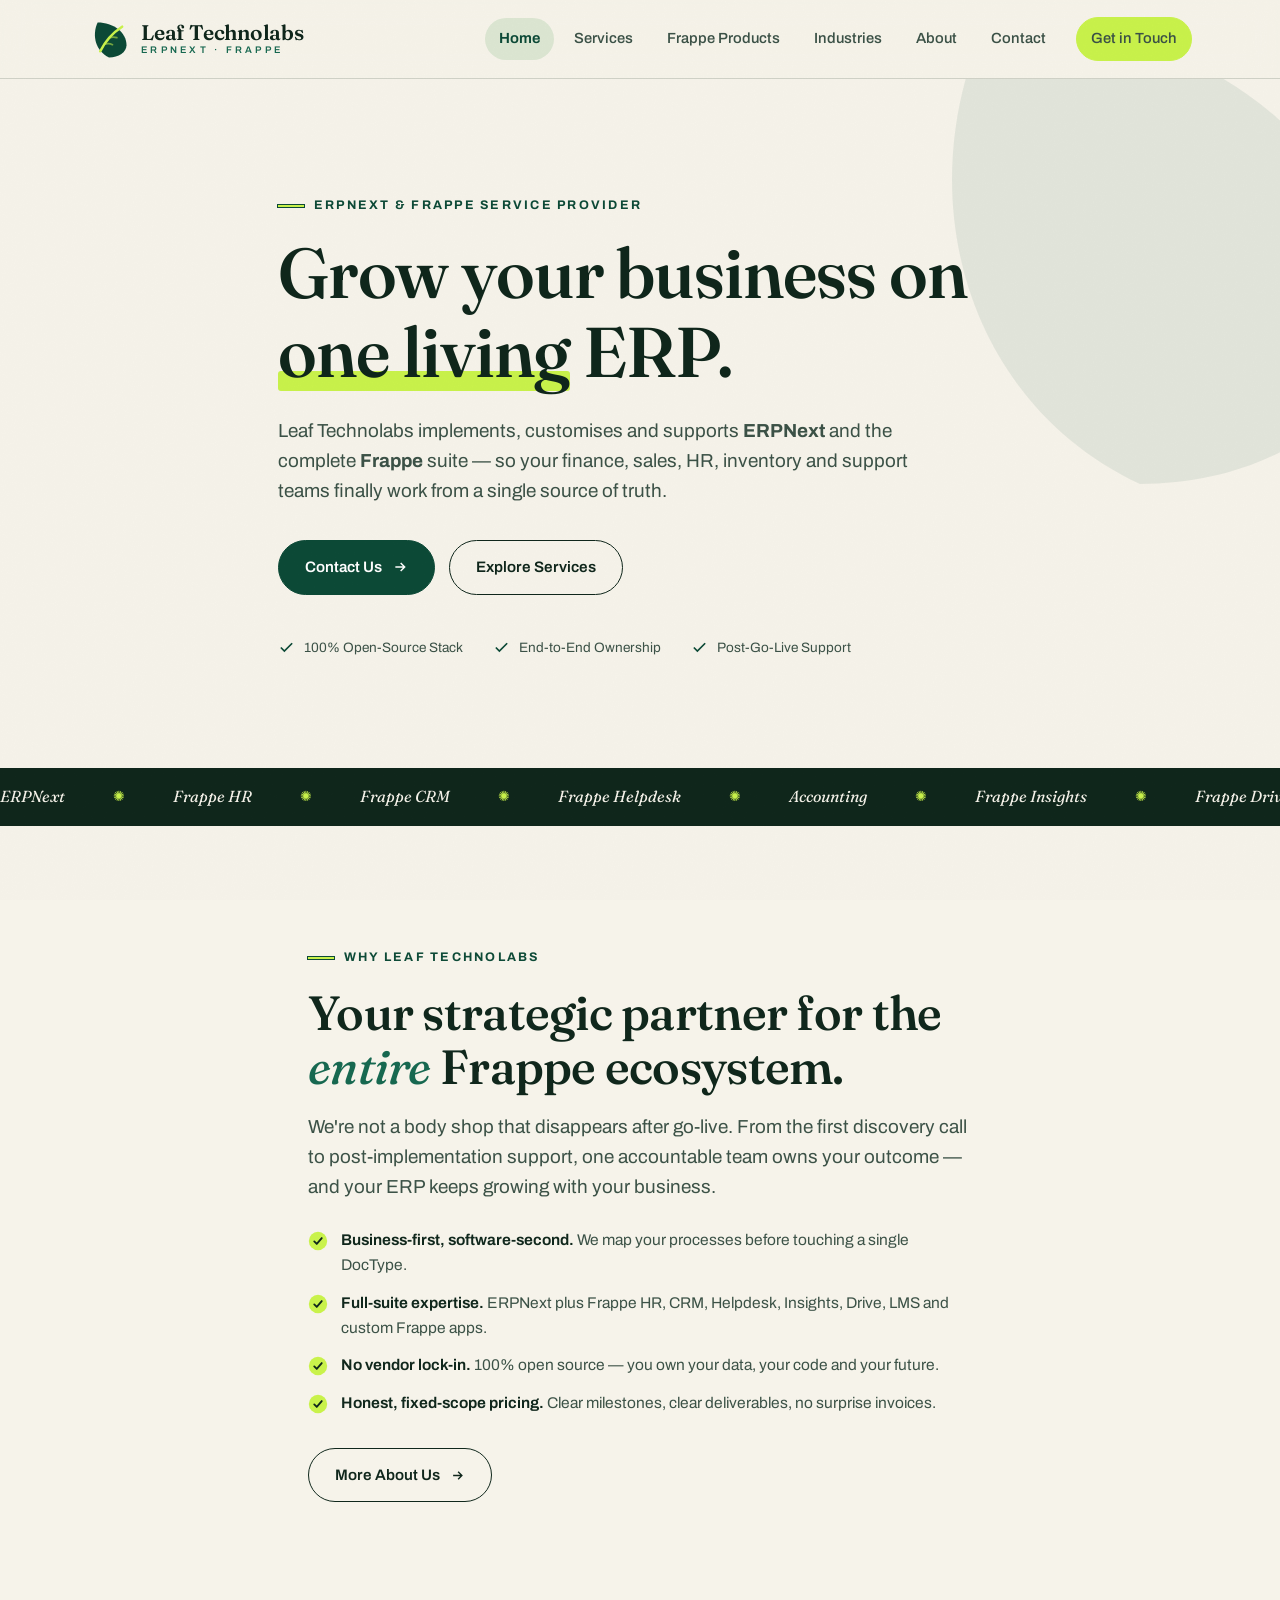
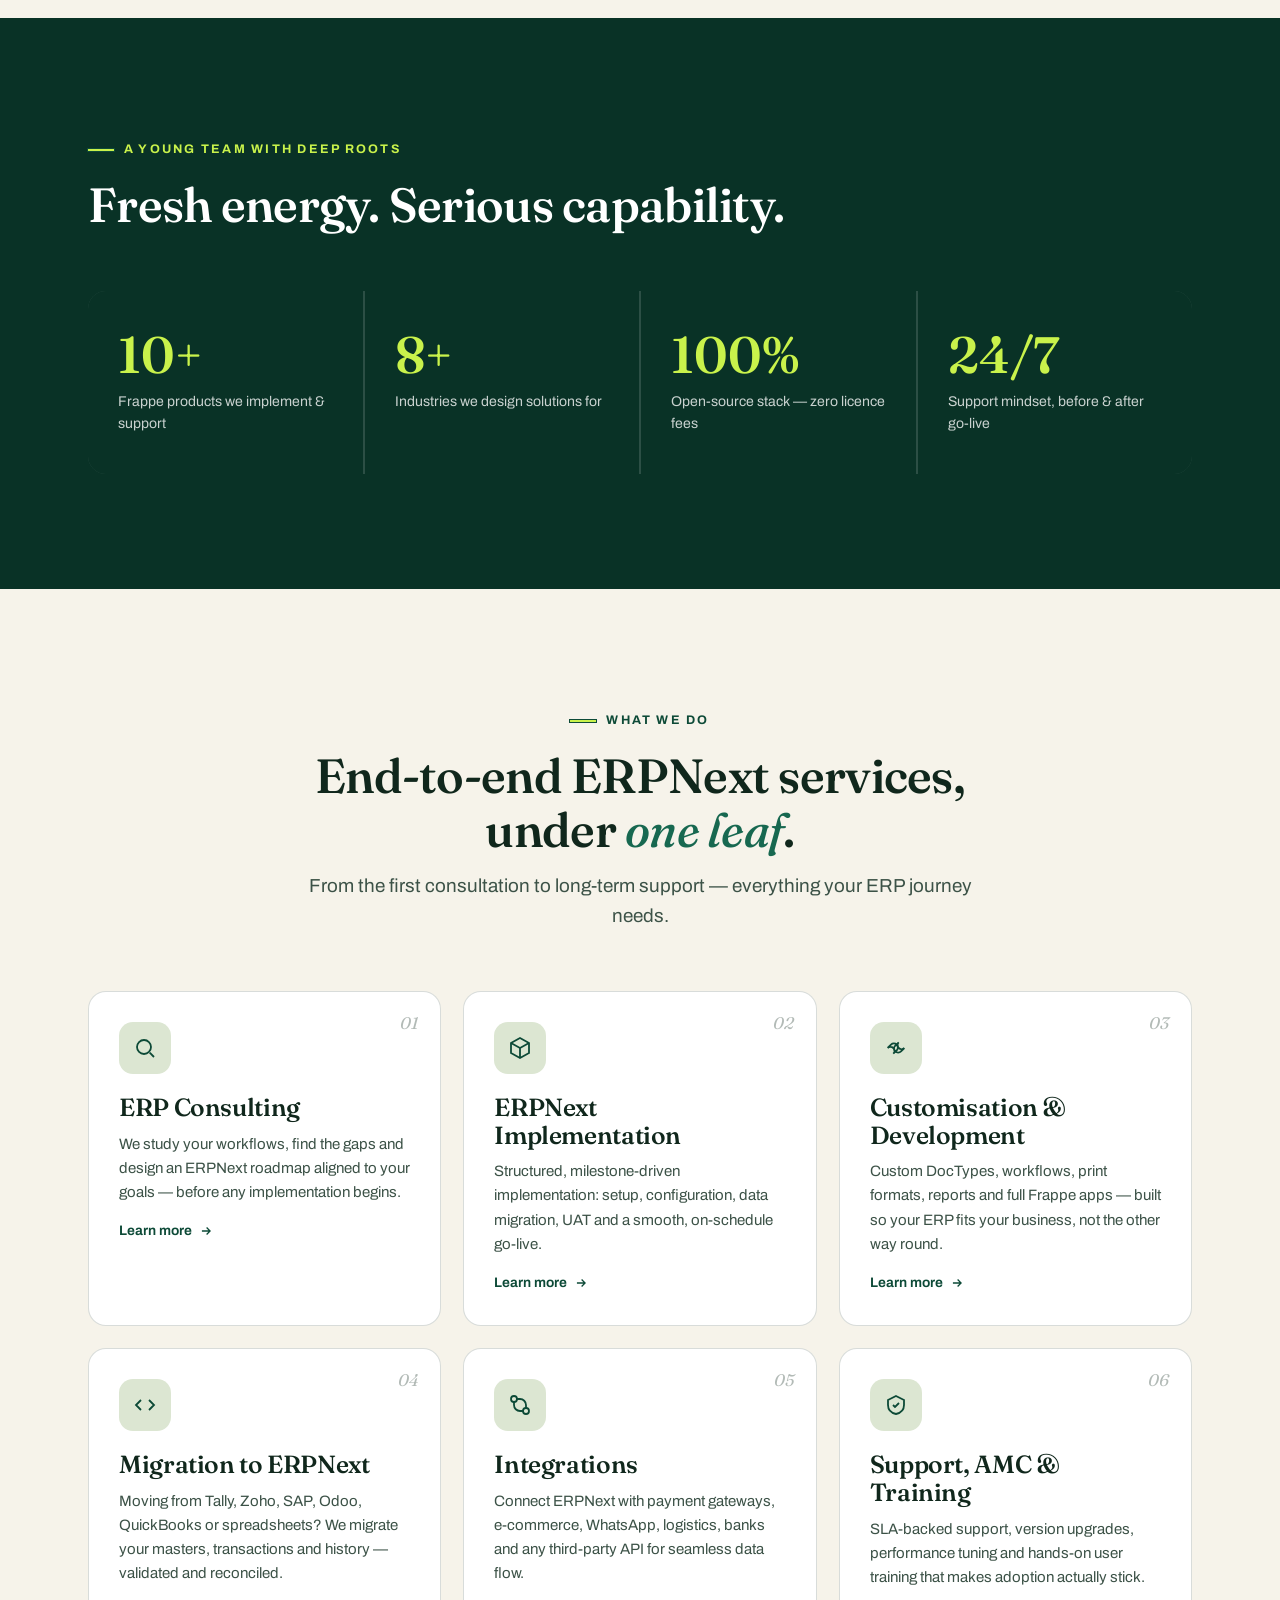
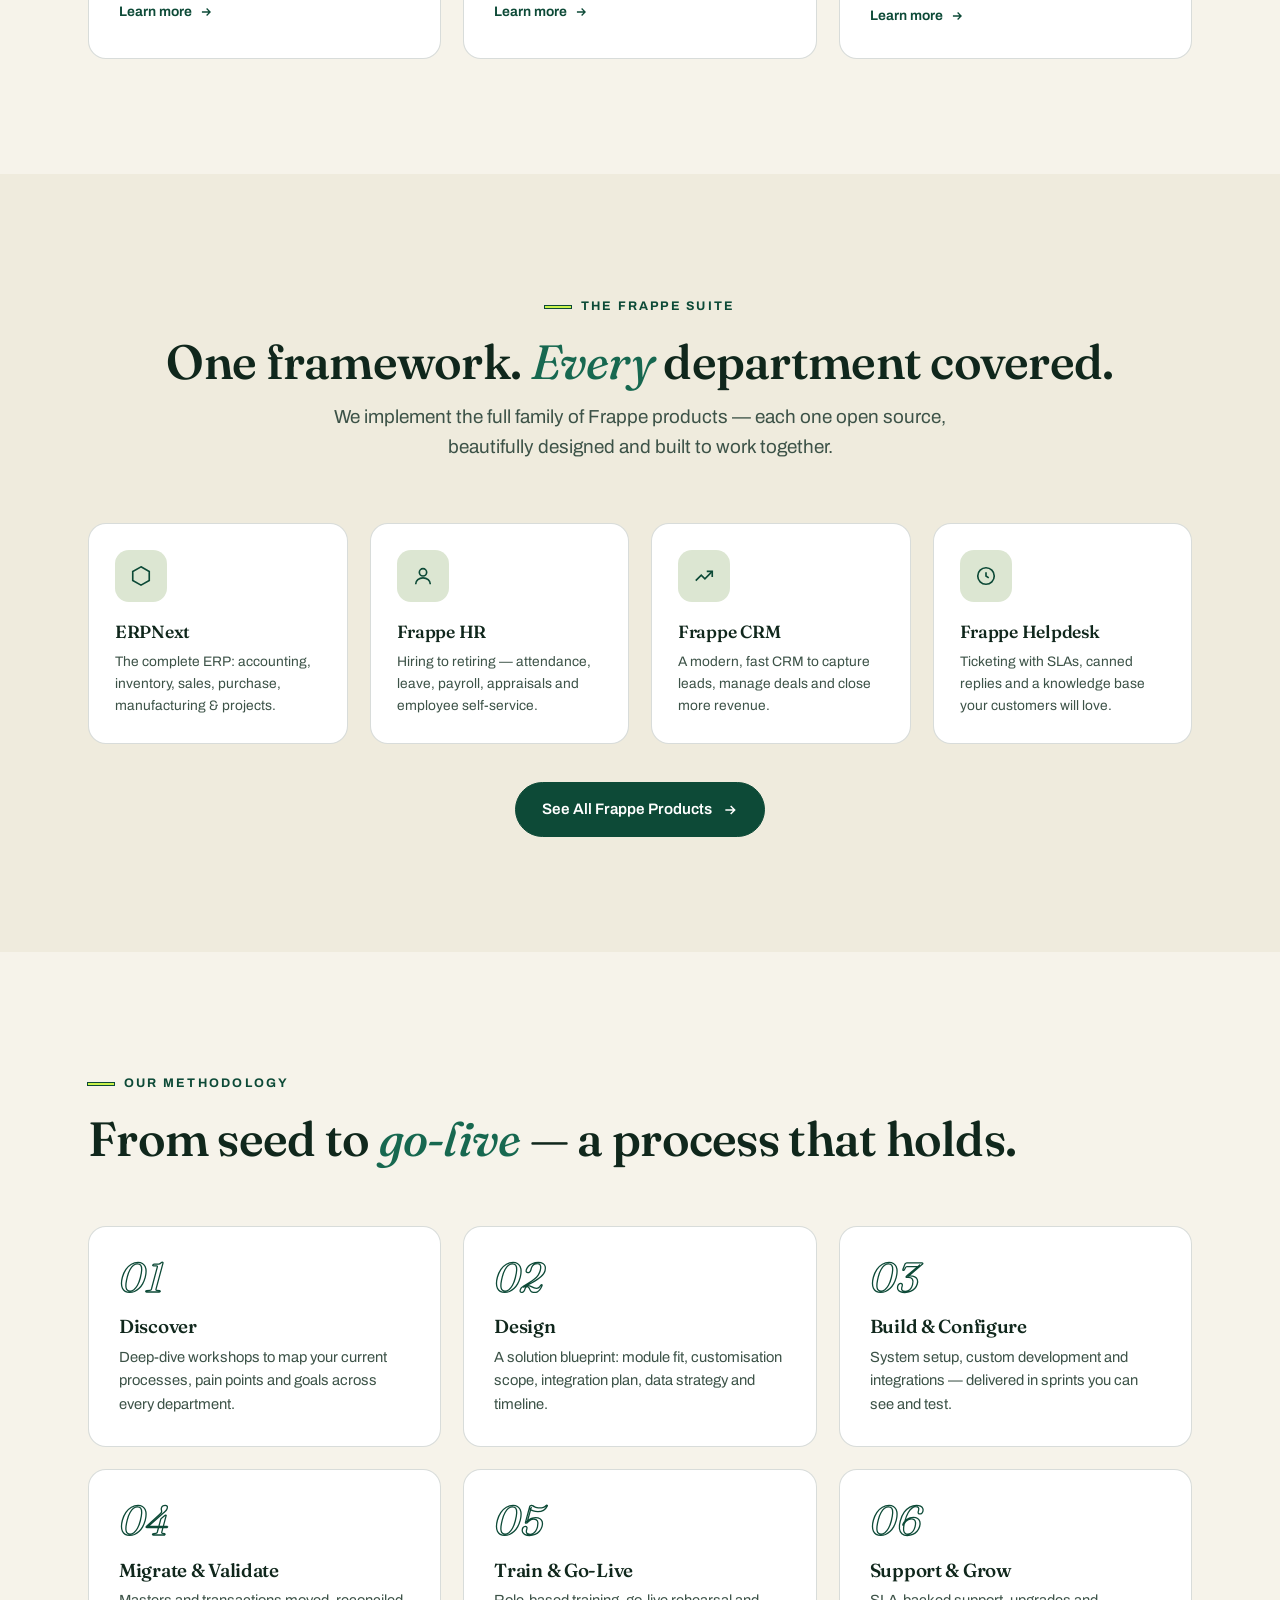
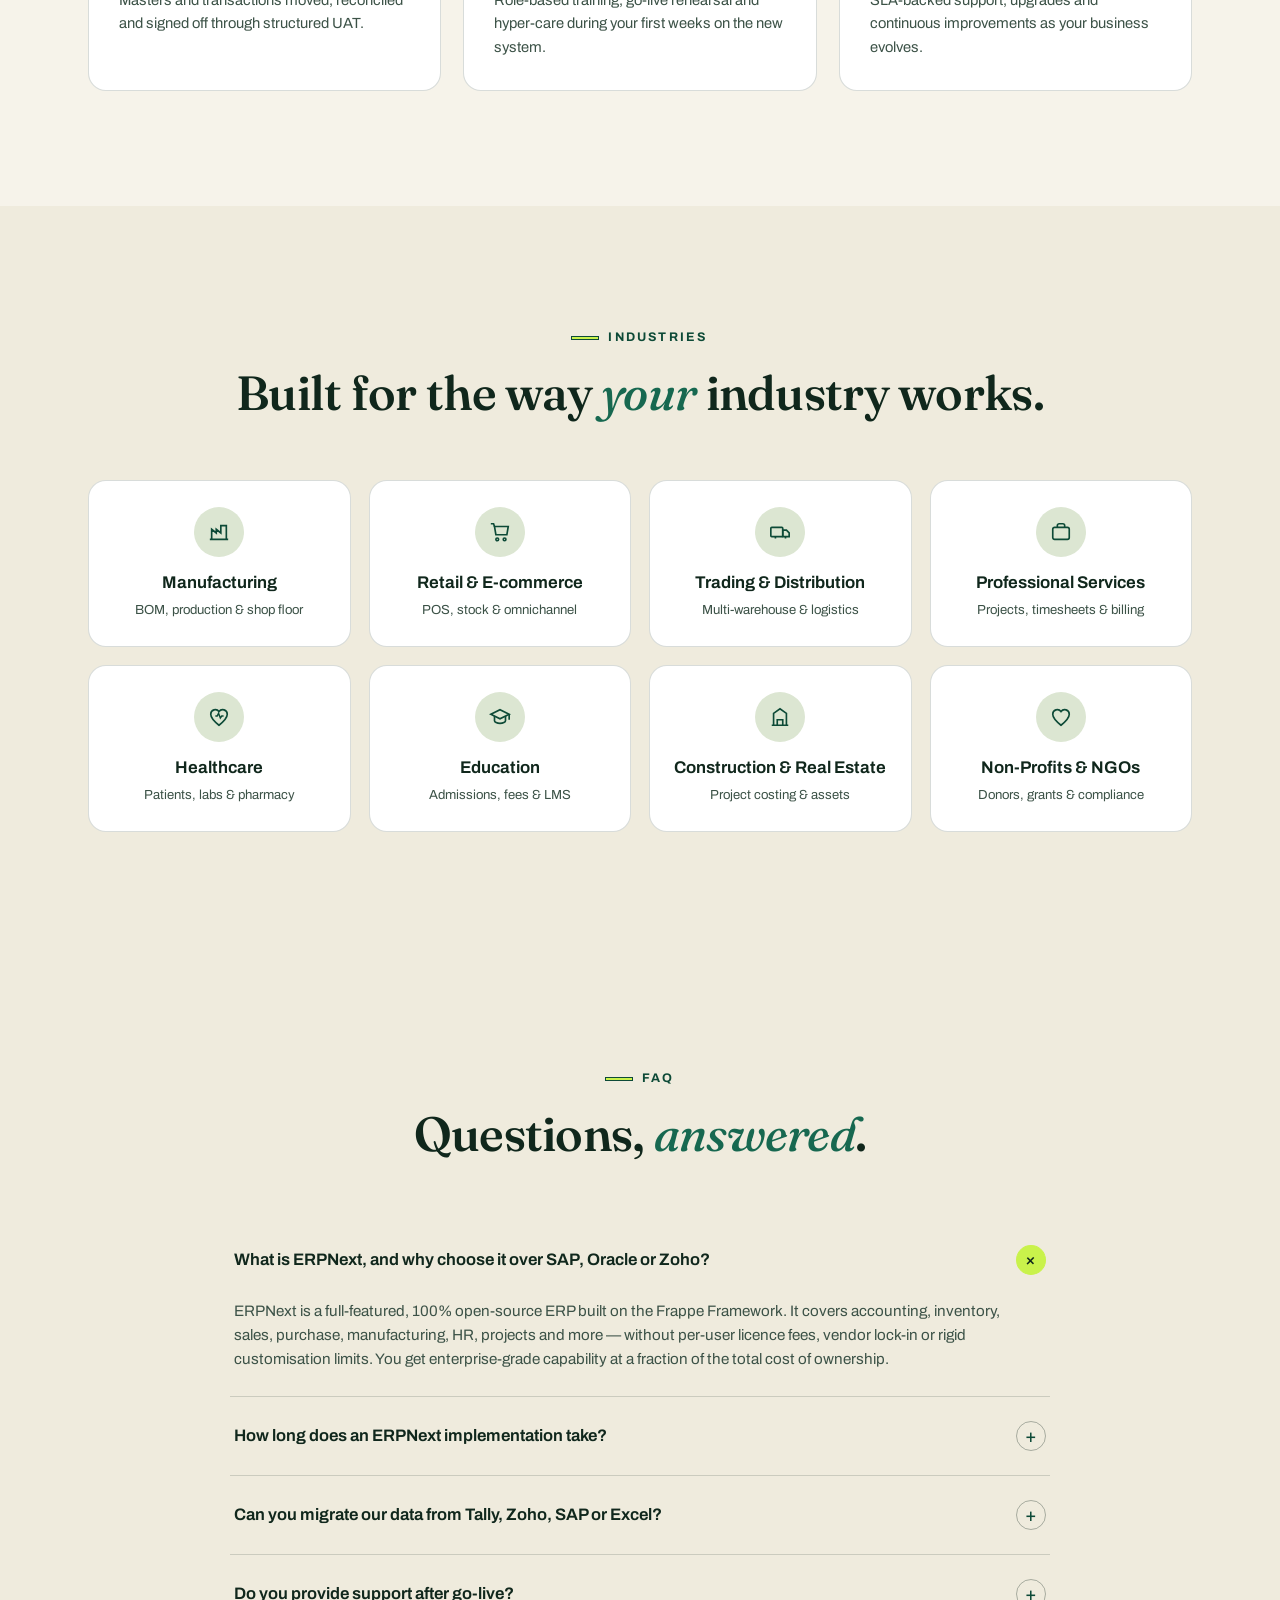
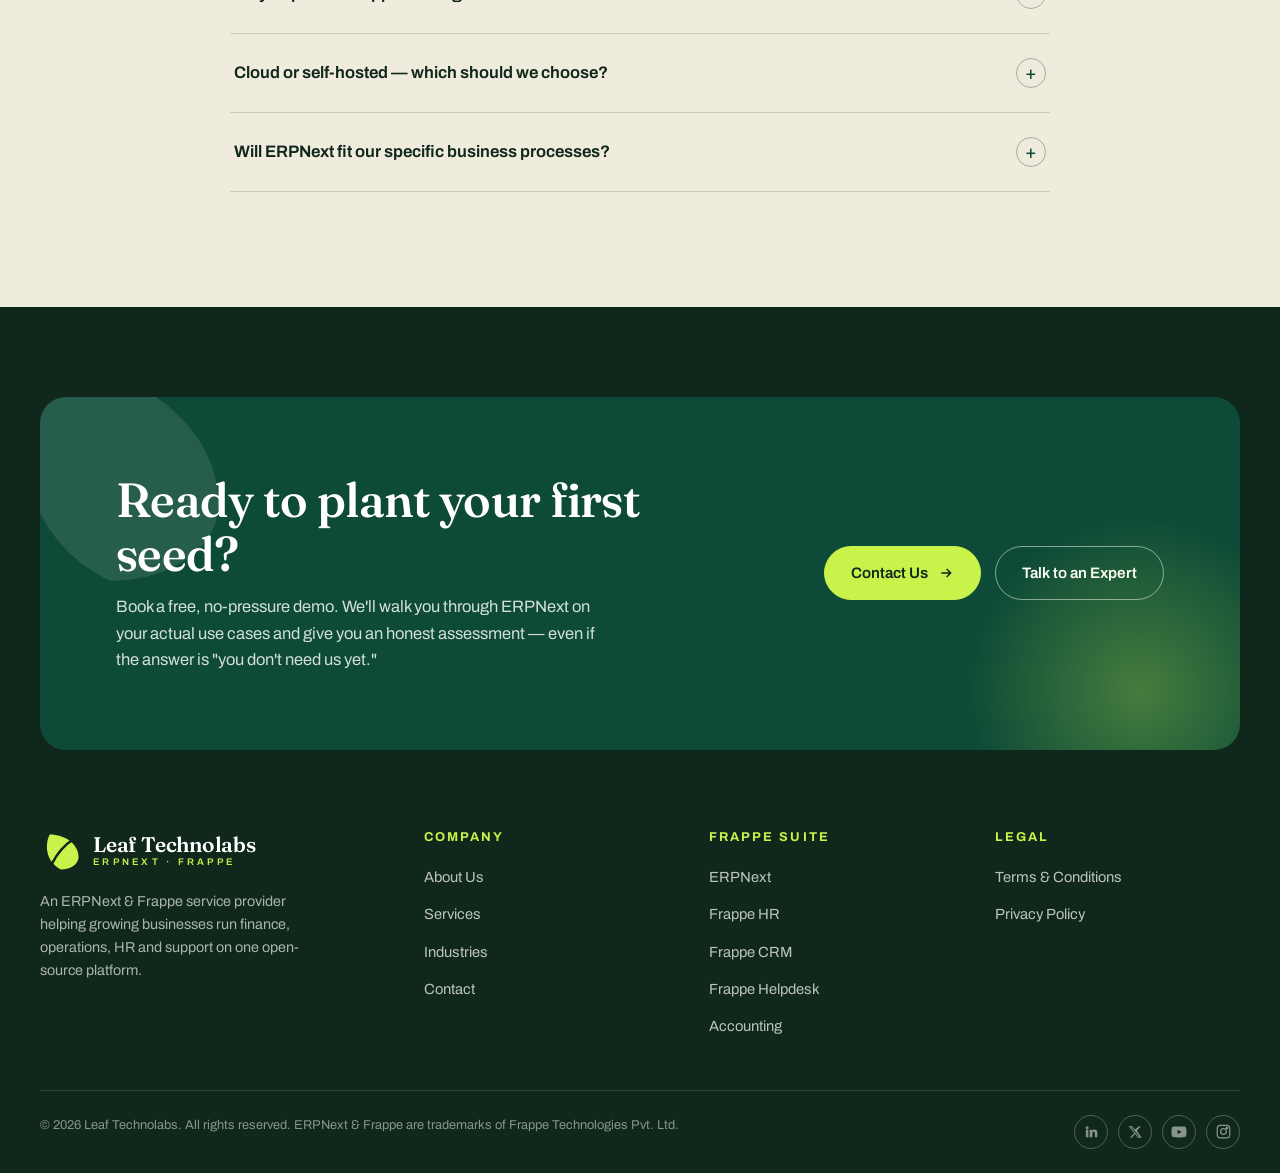
<file: index.html>
<!DOCTYPE html>
<html lang="en">
<head>
<meta charset="UTF-8">
<meta name="viewport" content="width=device-width, initial-scale=1.0">
<title>Leaf Technolabs — ERPNext &amp; Frappe Implementation Partner</title>
<meta name="description" content="Leaf Technolabs helps growing businesses implement, customise and support ERPNext and the full Frappe product suite — HR, CRM, Helpdesk, Accounting and more.">
<link rel="preconnect" href="https://fonts.googleapis.com">
<link rel="preconnect" href="https://fonts.gstatic.com" crossorigin>
<link href="https://fonts.googleapis.com/css2?family=Fraunces:ital,opsz,wght@0,9..144,400..700;1,9..144,400..700&family=Archivo:ital,wght@0,400..800;1,400..800&display=swap" rel="stylesheet">
<link rel="stylesheet" href="assets/styles.css">
<link rel="icon" href="data:image/svg+xml,%3Csvg xmlns='http://www.w3.org/2000/svg' viewBox='0 0 48 48'%3E%3Cpath d='M24 45C9 38 4 20 11 5c18 0 33 11 33 26 0 8-9 14-20 14z' fill='%230D4A37'/%3E%3Cpath d='M14 38C19 28 28 17 39 10' stroke='%23C9F24B' stroke-width='3' fill='none' stroke-linecap='round'/%3E%3C/svg%3E">
</head>
<body>

<!-- ================= HEADER ================= -->
<header class="site-header">
  <div class="wrap nav">
    <a href="index.html" class="logo" aria-label="Leaf Technolabs home">
      <svg width="42" height="42" viewBox="0 0 48 48" fill="none">
        <path d="M24 45C9 38 4 20 11 5c18 0 33 11 33 26 0 8-9 14-20 14z" fill="#0D4A37"/>
        <path d="M14 38C19 28 28 17 39 10" stroke="#C9F24B" stroke-width="3" stroke-linecap="round"/>
        <path d="M19 30c3-1 6-1 9 .5M24 23c3-1.5 6-1.5 9-.5" stroke="#C9F24B" stroke-width="2" stroke-linecap="round" opacity=".55"/>
      </svg>
      <span class="wordmark">Leaf Technolabs<small>ERPNext · Frappe</small></span>
    </a>
    <nav class="nav-links" aria-label="Primary">
      <a href="index.html" class="active">Home</a>
      <a href="services.html">Services</a>
      <a href="frappe-products.html">Frappe Products</a>
      <a href="industries.html">Industries</a>
      <a href="about.html">About</a>
      <a href="contact.html">Contact</a>
      <a href="contact.html" class="btn btn-lime nav-cta">Get in Touch</a>
    </nav>
    <button class="nav-toggle" aria-label="Menu"><span></span><span></span><span></span></button>
  </div>
</header>

<!-- ================= HERO ================= -->
<section class="hero">
  <svg class="hero-bg" viewBox="0 0 48 48"><path d="M24 45C9 38 4 20 11 5c18 0 33 11 33 26 0 8-9 14-20 14z" fill="#0D4A37"/></svg>
  <div class="wrap hero-grid">
    <div class="reveal in">
      <span class="eyebrow">ERPNext &amp; Frappe Service Provider</span>
      <h1>Grow your business on <span class="leafword">one living</span> ERP.</h1>
      <p class="lede">Leaf Technolabs implements, customises and supports <strong>ERPNext</strong> and the complete <strong>Frappe</strong> suite — so your finance, sales, HR, inventory and support teams finally work from a single source of truth.</p>
      <div class="hero-actions">
        <a href="contact.html" class="btn btn-solid">Contact Us
          <svg width="16" height="16" viewBox="0 0 24 24" fill="none" stroke="currentColor" stroke-width="2.2"><path d="M5 12h14M13 6l6 6-6 6"/></svg>
        </a>
        <a href="services.html" class="btn btn-ghost">Explore Services</a>
      </div>
      <div class="hero-trust">
        <span class="t"><svg width="17" height="17" viewBox="0 0 24 24" fill="none" stroke="#0D4A37" stroke-width="2.4"><path d="M20 6L9 17l-5-5"/></svg> 100% Open-Source Stack</span>
        <span class="t"><svg width="17" height="17" viewBox="0 0 24 24" fill="none" stroke="#0D4A37" stroke-width="2.4"><path d="M20 6L9 17l-5-5"/></svg> End-to-End Ownership</span>
        <span class="t"><svg width="17" height="17" viewBox="0 0 24 24" fill="none" stroke="#0D4A37" stroke-width="2.4"><path d="M20 6L9 17l-5-5"/></svg> Post-Go-Live Support</span>
      </div>
    </div>
  </div>
</section>

<!-- ================= MARQUEE ================= -->
<div class="marquee" aria-hidden="true">
  <div class="marquee-track">
    <span>ERPNext</span><span>Frappe HR</span><span>Frappe CRM</span><span>Frappe Helpdesk</span><span>Accounting</span><span>Frappe Insights</span><span>Frappe Drive</span><span>Frappe LMS</span><span>Frappe Builder</span><span>Frappe Framework</span>
    <span>ERPNext</span><span>Frappe HR</span><span>Frappe CRM</span><span>Frappe Helpdesk</span><span>Accounting</span><span>Frappe Insights</span><span>Frappe Drive</span><span>Frappe LMS</span><span>Frappe Builder</span><span>Frappe Framework</span>
  </div>
</div>

<!-- ================= WHY / INTRO SPLIT ================= -->
<section>
  <div class="wrap split">
    
    <div class="reveal d1">
      <span class="eyebrow">Why Leaf Technolabs</span>
      <h2>Your strategic partner for the <em class="tilt">entire</em> Frappe ecosystem.</h2>
      <p class="lede">We're not a body shop that disappears after go-live. From the first discovery call to post-implementation support, one accountable team owns your outcome — and your ERP keeps growing with your business.</p>
      <ul class="checks">
        <li><svg width="20" height="20" viewBox="0 0 24 24" fill="none"><circle cx="12" cy="12" r="11" fill="#C9F24B"/><path d="M7.5 12.5l3 3 6-7" stroke="#10271C" stroke-width="2.2" stroke-linecap="round" stroke-linejoin="round"/></svg><span><b>Business-first, software-second.</b> We map your processes before touching a single DocType.</span></li>
        <li><svg width="20" height="20" viewBox="0 0 24 24" fill="none"><circle cx="12" cy="12" r="11" fill="#C9F24B"/><path d="M7.5 12.5l3 3 6-7" stroke="#10271C" stroke-width="2.2" stroke-linecap="round" stroke-linejoin="round"/></svg><span><b>Full-suite expertise.</b> ERPNext plus Frappe HR, CRM, Helpdesk, Insights, Drive, LMS and custom Frappe apps.</span></li>
        <li><svg width="20" height="20" viewBox="0 0 24 24" fill="none"><circle cx="12" cy="12" r="11" fill="#C9F24B"/><path d="M7.5 12.5l3 3 6-7" stroke="#10271C" stroke-width="2.2" stroke-linecap="round" stroke-linejoin="round"/></svg><span><b>No vendor lock-in.</b> 100% open source — you own your data, your code and your future.</span></li>
        <li><svg width="20" height="20" viewBox="0 0 24 24" fill="none"><circle cx="12" cy="12" r="11" fill="#C9F24B"/><path d="M7.5 12.5l3 3 6-7" stroke="#10271C" stroke-width="2.2" stroke-linecap="round" stroke-linejoin="round"/></svg><span><b>Honest, fixed-scope pricing.</b> Clear milestones, clear deliverables, no surprise invoices.</span></li>
      </ul>
      <div style="margin-top:32px;">
        <a href="about.html" class="btn btn-ghost">More About Us
          <svg width="15" height="15" viewBox="0 0 24 24" fill="none" stroke="currentColor" stroke-width="2.2"><path d="M5 12h14M13 6l6 6-6 6"/></svg>
        </a>
      </div>
    </div>
  </div>
</section>

<!-- ================= STATS ================= -->
<section class="stats">
  <div class="wrap">
    <div class="sec-head reveal">
      <span class="eyebrow">A young team with deep roots</span>
      <h2 style="color:#fff;">Fresh energy. Serious capability.</h2>
    </div>
    <div class="stats-grid reveal d1">
      <div class="stat"><b data-count="10" data-suffix="+">0</b><span>Frappe products we implement &amp; support</span></div>
      <div class="stat"><b data-count="8" data-suffix="+">0</b><span>Industries we design solutions for</span></div>
      <div class="stat"><b data-count="100" data-suffix="%">0</b><span>Open-source stack — zero licence fees</span></div>
      <div class="stat"><b data-count="24" data-suffix="/7">0</b><span>Support mindset, before &amp; after go-live</span></div>
    </div>
  </div>
</section>

<!-- ================= SERVICES ================= -->
<section>
  <div class="wrap">
    <div class="sec-head center reveal">
      <span class="eyebrow">What we do</span>
      <h2>End-to-end ERPNext services,<br>under <em class="tilt">one leaf</em>.</h2>
      <p class="lede">From the first consultation to long-term support — everything your ERP journey needs.</p>
    </div>
    <div class="grid c3">
      <article class="card reveal">
        <span class="num">01</span>
        <span class="ic"><svg width="24" height="24" viewBox="0 0 24 24" fill="none" stroke="#0D4A37" stroke-width="1.8"><circle cx="11" cy="11" r="7"/><path d="M21 21l-4.3-4.3"/></svg></span>
        <h3>ERP Consulting</h3>
        <p>We study your workflows, find the gaps and design an ERPNext roadmap aligned to your goals — before any implementation begins.</p>
        <a class="more" href="services.html#consulting">Learn more <svg width="14" height="14" viewBox="0 0 24 24" fill="none" stroke="currentColor" stroke-width="2.2"><path d="M5 12h14M13 6l6 6-6 6"/></svg></a>
      </article>
      <article class="card reveal d1">
        <span class="num">02</span>
        <span class="ic"><svg width="24" height="24" viewBox="0 0 24 24" fill="none" stroke="#0D4A37" stroke-width="1.8"><path d="M12 2l9 5v10l-9 5-9-5V7z"/><path d="M12 12l9-5M12 12v10M12 12L3 7"/></svg></span>
        <h3>ERPNext Implementation</h3>
        <p>Structured, milestone-driven implementation: setup, configuration, data migration, UAT and a smooth, on-schedule go-live.</p>
        <a class="more" href="services.html#implementation">Learn more <svg width="14" height="14" viewBox="0 0 24 24" fill="none" stroke="currentColor" stroke-width="2.2"><path d="M5 12h14M13 6l6 6-6 6"/></svg></a>
      </article>
      <article class="card reveal d2">
        <span class="num">03</span>
        <span class="ic"><svg width="24" height="24" viewBox="0 0 24 24" fill="none" stroke="#0D4A37" stroke-width="1.8"><path d="M14.7 6.3a4 4 0 105.7 5.7L17 15.4a4 4 0 11-5.7-5.7z"/><path d="M9.3 17.7a4 4 0 10-5.7-5.7L7 8.6a4 4 0 115.7 5.7z"/></svg></span>
        <h3>Customisation &amp; Development</h3>
        <p>Custom DocTypes, workflows, print formats, reports and full Frappe apps — built so your ERP fits your business, not the other way round.</p>
        <a class="more" href="services.html#customisation">Learn more <svg width="14" height="14" viewBox="0 0 24 24" fill="none" stroke="currentColor" stroke-width="2.2"><path d="M5 12h14M13 6l6 6-6 6"/></svg></a>
      </article>
      <article class="card reveal">
        <span class="num">04</span>
        <span class="ic"><svg width="24" height="24" viewBox="0 0 24 24" fill="none" stroke="#0D4A37" stroke-width="1.8"><path d="M8 7l-5 5 5 5M16 7l5 5-5 5"/></svg></span>
        <h3>Migration to ERPNext</h3>
        <p>Moving from Tally, Zoho, SAP, Odoo, QuickBooks or spreadsheets? We migrate your masters, transactions and history — validated and reconciled.</p>
        <a class="more" href="services.html#migration">Learn more <svg width="14" height="14" viewBox="0 0 24 24" fill="none" stroke="currentColor" stroke-width="2.2"><path d="M5 12h14M13 6l6 6-6 6"/></svg></a>
      </article>
      <article class="card reveal d1">
        <span class="num">05</span>
        <span class="ic"><svg width="24" height="24" viewBox="0 0 24 24" fill="none" stroke="#0D4A37" stroke-width="1.8"><circle cx="6" cy="6" r="3"/><circle cx="18" cy="18" r="3"/><path d="M6 9v3a6 6 0 006 6h3M18 15v-3a6 6 0 00-6-6H9"/></svg></span>
        <h3>Integrations</h3>
        <p>Connect ERPNext with payment gateways, e-commerce, WhatsApp, logistics, banks and any third-party API for seamless data flow.</p>
        <a class="more" href="services.html#integration">Learn more <svg width="14" height="14" viewBox="0 0 24 24" fill="none" stroke="currentColor" stroke-width="2.2"><path d="M5 12h14M13 6l6 6-6 6"/></svg></a>
      </article>
      <article class="card reveal d2">
        <span class="num">06</span>
        <span class="ic"><svg width="24" height="24" viewBox="0 0 24 24" fill="none" stroke="#0D4A37" stroke-width="1.8"><path d="M12 3l8 4v5c0 5-3.5 8-8 9-4.5-1-8-4-8-9V7z"/><path d="M9 12l2 2 4-4"/></svg></span>
        <h3>Support, AMC &amp; Training</h3>
        <p>SLA-backed support, version upgrades, performance tuning and hands-on user training that makes adoption actually stick.</p>
        <a class="more" href="services.html#support">Learn more <svg width="14" height="14" viewBox="0 0 24 24" fill="none" stroke="currentColor" stroke-width="2.2"><path d="M5 12h14M13 6l6 6-6 6"/></svg></a>
      </article>
    </div>
  </div>
</section>

<!-- ================= PRODUCTS TEASER ================= -->
<section class="band-alt">
  <div class="wrap">
    <div class="sec-head center reveal">
      <span class="eyebrow">The Frappe suite</span>
      <h2>One framework. <em class="tilt">Every</em> department covered.</h2>
      <p class="lede">We implement the full family of Frappe products — each one open source, beautifully designed and built to work together.</p>
    </div>
    <div class="grid c4">
      <article class="card reveal" style="padding:26px;">
        <span class="ic"><svg width="22" height="22" viewBox="0 0 24 24" fill="none" stroke="#0D4A37" stroke-width="1.8"><path d="M12 2l9 5v10l-9 5-9-5V7z"/></svg></span>
        <h3 style="font-size:1.1rem;">ERPNext</h3>
        <p style="font-size:.86rem;">The complete ERP: accounting, inventory, sales, purchase, manufacturing &amp; projects.</p>
      </article>
      <article class="card reveal d1" style="padding:26px;">
        <span class="ic"><svg width="22" height="22" viewBox="0 0 24 24" fill="none" stroke="#0D4A37" stroke-width="1.8"><circle cx="12" cy="8" r="4"/><path d="M4 21c0-4 3.6-7 8-7s8 3 8 7"/></svg></span>
        <h3 style="font-size:1.1rem;">Frappe HR</h3>
        <p style="font-size:.86rem;">Hiring to retiring — attendance, leave, payroll, appraisals and employee self-service.</p>
      </article>
      <article class="card reveal d2" style="padding:26px;">
        <span class="ic"><svg width="22" height="22" viewBox="0 0 24 24" fill="none" stroke="#0D4A37" stroke-width="1.8"><path d="M3 17l6-6 4 4 8-8"/><path d="M15 7h6v6"/></svg></span>
        <h3 style="font-size:1.1rem;">Frappe CRM</h3>
        <p style="font-size:.86rem;">A modern, fast CRM to capture leads, manage deals and close more revenue.</p>
      </article>
      <article class="card reveal d3" style="padding:26px;">
        <span class="ic"><svg width="22" height="22" viewBox="0 0 24 24" fill="none" stroke="#0D4A37" stroke-width="1.8"><path d="M21 12a9 9 0 11-18 0 9 9 0 0118 0z"/><path d="M12 8v4l3 2"/></svg></span>
        <h3 style="font-size:1.1rem;">Frappe Helpdesk</h3>
        <p style="font-size:.86rem;">Ticketing with SLAs, canned replies and a knowledge base your customers will love.</p>
      </article>
    </div>
    <div style="text-align:center;margin-top:38px;" class="reveal">
      <a href="frappe-products.html" class="btn btn-solid">See All Frappe Products
        <svg width="16" height="16" viewBox="0 0 24 24" fill="none" stroke="currentColor" stroke-width="2.2"><path d="M5 12h14M13 6l6 6-6 6"/></svg>
      </a>
    </div>
  </div>
</section>

<!-- ================= PROCESS ================= -->
<section class="process">
  <div class="wrap">
    <div class="sec-head reveal">
      <span class="eyebrow">Our methodology</span>
      <h2>From seed to <em class="tilt">go-live</em> — a process that holds.</h2>
    </div>
    <div class="steps">
      <div class="step reveal"><h3>Discover</h3><p>Deep-dive workshops to map your current processes, pain points and goals across every department.</p></div>
      <div class="step reveal d1"><h3>Design</h3><p>A solution blueprint: module fit, customisation scope, integration plan, data strategy and timeline.</p></div>
      <div class="step reveal d2"><h3>Build &amp; Configure</h3><p>System setup, custom development and integrations — delivered in sprints you can see and test.</p></div>
      <div class="step reveal"><h3>Migrate &amp; Validate</h3><p>Masters and transactions moved, reconciled and signed off through structured UAT.</p></div>
      <div class="step reveal d1"><h3>Train &amp; Go-Live</h3><p>Role-based training, go-live rehearsal and hyper-care during your first weeks on the new system.</p></div>
      <div class="step reveal d2"><h3>Support &amp; Grow</h3><p>SLA-backed support, upgrades and continuous improvements as your business evolves.</p></div>
    </div>
  </div>
</section>

<!-- ================= INDUSTRIES TEASER ================= -->
<section class="band-alt">
  <div class="wrap">
    <div class="sec-head center reveal">
      <span class="eyebrow">Industries</span>
      <h2>Built for the way <em class="tilt">your</em> industry works.</h2>
    </div>
    <div class="ind-grid">
      <a class="ind reveal" href="industries.html#manufacturing"><span class="ic"><svg width="22" height="22" viewBox="0 0 24 24" fill="none" stroke="#0D4A37" stroke-width="1.8"><path d="M2 20h20M4 20V9l5 4V9l5 4V5h6v15"/></svg></span><h3>Manufacturing</h3><p>BOM, production &amp; shop floor</p></a>
      <a class="ind reveal d1" href="industries.html#retail"><span class="ic"><svg width="22" height="22" viewBox="0 0 24 24" fill="none" stroke="#0D4A37" stroke-width="1.8"><path d="M6 6h15l-1.5 9h-12z"/><circle cx="9" cy="20" r="1.5"/><circle cx="17" cy="20" r="1.5"/><path d="M6 6L5 3H2"/></svg></span><h3>Retail &amp; E-commerce</h3><p>POS, stock &amp; omnichannel</p></a>
      <a class="ind reveal d2" href="industries.html#trading"><span class="ic"><svg width="22" height="22" viewBox="0 0 24 24" fill="none" stroke="#0D4A37" stroke-width="1.8"><rect x="2" y="7" width="13" height="10" rx="1"/><path d="M15 10h4l3 3v4h-7zM7 17v2M18 17v2"/></svg></span><h3>Trading &amp; Distribution</h3><p>Multi-warehouse &amp; logistics</p></a>
      <a class="ind reveal d3" href="industries.html#services"><span class="ic"><svg width="22" height="22" viewBox="0 0 24 24" fill="none" stroke="#0D4A37" stroke-width="1.8"><rect x="3" y="7" width="18" height="13" rx="2"/><path d="M8 7V5a2 2 0 012-2h4a2 2 0 012 2v2"/></svg></span><h3>Professional Services</h3><p>Projects, timesheets &amp; billing</p></a>
      <a class="ind reveal" href="industries.html#healthcare"><span class="ic"><svg width="22" height="22" viewBox="0 0 24 24" fill="none" stroke="#0D4A37" stroke-width="1.8"><path d="M12 21C7 17 3 13.5 3 9a5 5 0 019-3 5 5 0 019 3c0 4.5-4 8-9 12z"/><path d="M8 11h2l1.5-3 2 5L15 11h2" stroke-width="1.6"/></svg></span><h3>Healthcare</h3><p>Patients, labs &amp; pharmacy</p></a>
      <a class="ind reveal d1" href="industries.html#education"><span class="ic"><svg width="22" height="22" viewBox="0 0 24 24" fill="none" stroke="#0D4A37" stroke-width="1.8"><path d="M2 9l10-5 10 5-10 5z"/><path d="M6 11v5c0 1.5 2.7 3 6 3s6-1.5 6-3v-5M22 9v6"/></svg></span><h3>Education</h3><p>Admissions, fees &amp; LMS</p></a>
      <a class="ind reveal d2" href="industries.html#construction"><span class="ic"><svg width="22" height="22" viewBox="0 0 24 24" fill="none" stroke="#0D4A37" stroke-width="1.8"><path d="M3 21h18M5 21V8l7-5 7 5v13M9 21v-6h6v6"/></svg></span><h3>Construction &amp; Real Estate</h3><p>Project costing &amp; assets</p></a>
      <a class="ind reveal d3" href="industries.html#nonprofit"><span class="ic"><svg width="22" height="22" viewBox="0 0 24 24" fill="none" stroke="#0D4A37" stroke-width="1.8"><path d="M12 21C7 17 3 13.5 3 9a5 5 0 019-3 5 5 0 019 3c0 4.5-4 8-9 12z"/></svg></span><h3>Non-Profits &amp; NGOs</h3><p>Donors, grants &amp; compliance</p></a>
    </div>
  </div>
</section>

<!-- ================= FAQ ================= -->
<section class="band-alt">
  <div class="wrap">
    <div class="sec-head center reveal">
      <span class="eyebrow">FAQ</span>
      <h2>Questions, <em class="tilt">answered</em>.</h2>
    </div>
    <div class="faq reveal">
      <details class="faq-item" open>
        <summary>What is ERPNext, and why choose it over SAP, Oracle or Zoho?<span class="pm">+</span></summary>
        <div class="faq-a">ERPNext is a full-featured, 100% open-source ERP built on the Frappe Framework. It covers accounting, inventory, sales, purchase, manufacturing, HR, projects and more — without per-user licence fees, vendor lock-in or rigid customisation limits. You get enterprise-grade capability at a fraction of the total cost of ownership.</div>
      </details>
      <details class="faq-item">
        <summary>How long does an ERPNext implementation take?<span class="pm">+</span></summary>
        <div class="faq-a">A focused implementation for a small or mid-size business typically takes 6–12 weeks. Larger, multi-entity or heavily customised rollouts can run 3–6 months. After our discovery phase we commit to a milestone-based timeline so you always know what's next.</div>
      </details>
      <details class="faq-item">
        <summary>Can you migrate our data from Tally, Zoho, SAP or Excel?<span class="pm">+</span></summary>
        <div class="faq-a">Yes. We routinely migrate masters (customers, suppliers, items, chart of accounts) and transactional history from Tally, Zoho Books, QuickBooks, SAP, Odoo and spreadsheets — with validation and reconciliation reports so nothing is lost in translation.</div>
      </details>
      <details class="faq-item">
        <summary>Do you provide support after go-live?<span class="pm">+</span></summary>
        <div class="faq-a">Always. Every implementation includes a hyper-care period, and we offer flexible AMC plans with defined SLAs covering bug fixes, version upgrades, new reports, user queries and ongoing enhancements.</div>
      </details>
      <details class="faq-item">
        <summary>Cloud or self-hosted — which should we choose?<span class="pm">+</span></summary>
        <div class="faq-a">Both work beautifully. Frappe Cloud gives you managed hosting, automated backups and one-click upgrades. Self-hosting (on your own servers, AWS, etc.) gives you maximum control and data residency. We'll recommend the right fit based on your compliance needs, team and budget.</div>
      </details>
      <details class="faq-item">
        <summary>Will ERPNext fit our specific business processes?<span class="pm">+</span></summary>
        <div class="faq-a">That's exactly what the Frappe Framework is for. Custom fields, DocTypes, workflows, scripts, print formats and entire custom apps let us shape the system around your processes — without breaking the upgrade path.</div>
      </details>
    </div>
  </div>
</section>

<!-- ================= CTA + FOOTER ================= -->
<footer class="site-footer">
  <div class="wrap footer-cta-wrap">
    <div class="cta-band reveal">
      <svg class="cta-leaf" viewBox="0 0 48 48"><path d="M24 45C9 38 4 20 11 5c18 0 33 11 33 26 0 8-9 14-20 14z" fill="#fff"/></svg>
      <div>
        <h2>Ready to plant your first seed?</h2>
        <p>Book a free, no-pressure demo. We'll walk you through ERPNext on your actual use cases and give you an honest assessment — even if the answer is "you don't need us yet."</p>
      </div>
      <div class="actions">
        <a href="contact.html" class="btn btn-lime">Contact Us
          <svg width="16" height="16" viewBox="0 0 24 24" fill="none" stroke="currentColor" stroke-width="2.2"><path d="M5 12h14M13 6l6 6-6 6"/></svg>
        </a>
        <a href="contact.html" class="btn btn-ghost on-dark">Talk to an Expert</a>
      </div>
    </div>
  </div>

  <div class="wrap footer-main">
    <div>
      <a href="index.html" class="logo">
        <svg width="42" height="42" viewBox="0 0 48 48" fill="none">
          <path d="M24 45C9 38 4 20 11 5c18 0 33 11 33 26 0 8-9 14-20 14z" fill="#C9F24B"/>
          <path d="M14 38C19 28 28 17 39 10" stroke="#10271C" stroke-width="3" stroke-linecap="round"/>
        </svg>
        <span class="wordmark">Leaf Technolabs<small>ERPNext · Frappe</small></span>
      </a>
      <p class="about-blurb">An ERPNext &amp; Frappe service provider helping growing businesses run finance, operations, HR and support on one open-source platform.</p>
    </div>
    <div class="f-col">
      <h4>Company</h4>
      <ul>
        <li><a href="about.html">About Us</a></li>
        <li><a href="services.html">Services</a></li>
        <li><a href="industries.html">Industries</a></li>
        <li><a href="contact.html">Contact</a></li>
      </ul>
    </div>
    <div class="f-col">
      <h4>Frappe Suite</h4>
      <ul>
        <li><a href="frappe-products.html#erpnext">ERPNext</a></li>
        <li><a href="frappe-products.html#hr">Frappe HR</a></li>
        <li><a href="frappe-products.html#crm">Frappe CRM</a></li>
        <li><a href="frappe-products.html#helpdesk">Frappe Helpdesk</a></li>
        <li><a href="frappe-products.html#accounting">Accounting</a></li>
      </ul>
    </div>
    <div class="f-col">
      <h4>Legal</h4>
      <ul>
        <li><a href="tnc.html">Terms &amp; Conditions</a></li>
        <li><a href="privacy-policy.html">Privacy Policy</a></li>
      </ul>
    </div>
  </div>

  <div class="wrap footer-bottom">
    <span>© <span data-year></span> Leaf Technolabs. All rights reserved. ERPNext &amp; Frappe are trademarks of Frappe Technologies Pvt. Ltd.</span>
    <div class="socials">
      <a href="https://www.linkedin.com/company/leaf-technolabs" target="_blank" rel="noopener noreferrer" aria-label="LinkedIn"><svg width="15" height="15" viewBox="0 0 24 24" fill="currentColor"><path d="M4.98 3.5a2.5 2.5 0 11-.02 5 2.5 2.5 0 01.02-5zM3 9h4v12H3zM9 9h3.8v1.7h.05c.53-1 1.83-2.05 3.77-2.05 4.03 0 4.78 2.65 4.78 6.1V21h-4v-5.5c0-1.3-.02-3-1.83-3-1.84 0-2.12 1.43-2.12 2.9V21H9z"/></svg></a>
      <a href="#" aria-label="X / Twitter"><svg width="14" height="14" viewBox="0 0 24 24" fill="currentColor"><path d="M18.9 2H22l-6.8 7.8L23.3 22h-6.3l-4.9-6.4L6.4 22H3.3l7.3-8.3L1 2h6.4l4.4 5.9zm-1.1 18h1.7L6.5 3.9H4.6z"/></svg></a>
      <a href="#" aria-label="YouTube"><svg width="16" height="16" viewBox="0 0 24 24" fill="currentColor"><path d="M23 7.2s-.2-1.6-.9-2.3c-.9-.9-1.9-.9-2.4-1C16.4 3.6 12 3.6 12 3.6s-4.4 0-7.7.3c-.5.1-1.5.1-2.4 1-.7.7-.9 2.3-.9 2.3S.8 9.1.8 11v1.8c0 1.9.2 3.8.2 3.8s.2 1.6.9 2.3c.9.9 2.1.9 2.6 1 1.9.2 7.5.3 7.5.3s4.4 0 7.7-.3c.5-.1 1.5-.1 2.4-1 .7-.7.9-2.3.9-2.3s.2-1.9.2-3.8V11c0-1.9-.2-3.8-.2-3.8zM9.8 15.1V8.6l6.3 3.3z"/></svg></a>
      <a href="#" aria-label="Instagram"><svg width="15" height="15" viewBox="0 0 24 24" fill="none" stroke="currentColor" stroke-width="2"><rect x="2" y="2" width="20" height="20" rx="5"/><circle cx="12" cy="12" r="4.5"/><circle cx="17.5" cy="6.5" r="1" fill="currentColor"/></svg></a>
    </div>
  </div>
</footer>

<script src="assets/script.js"></script>
</body>
</html>
</file>
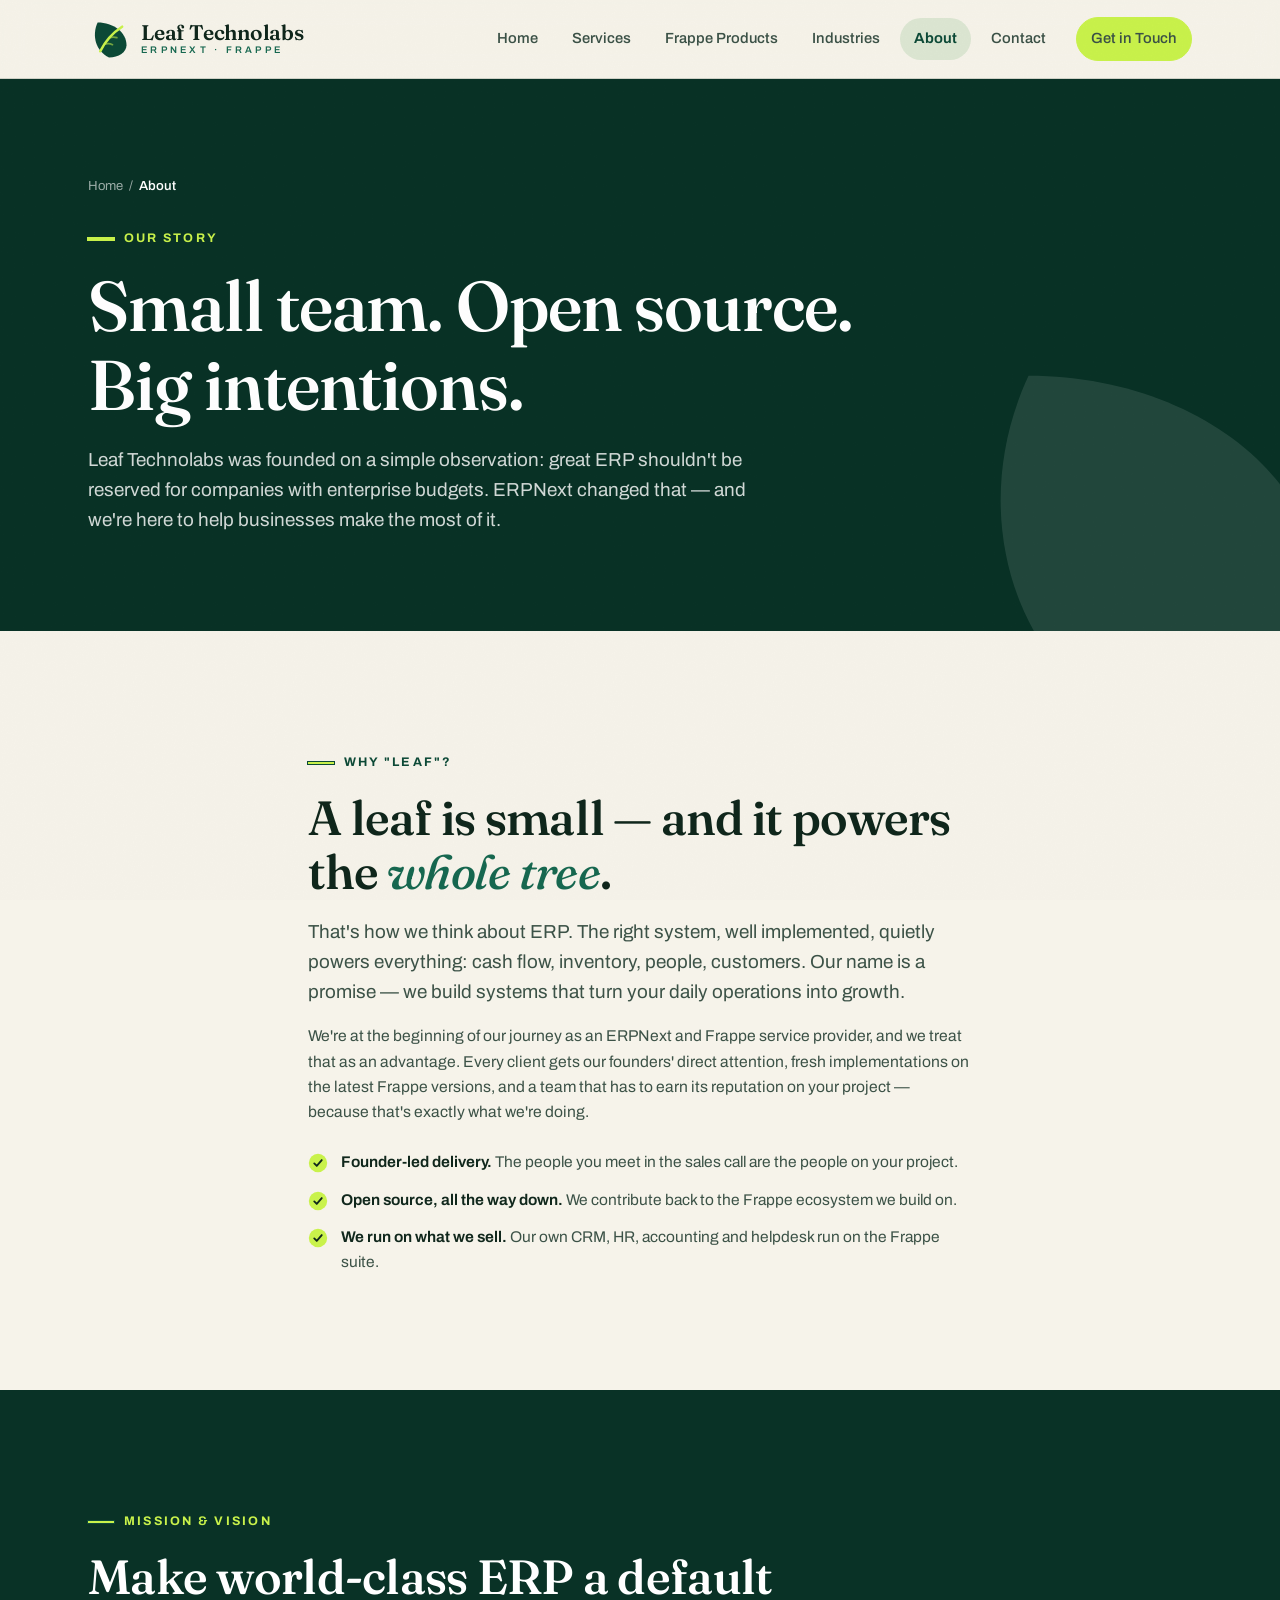
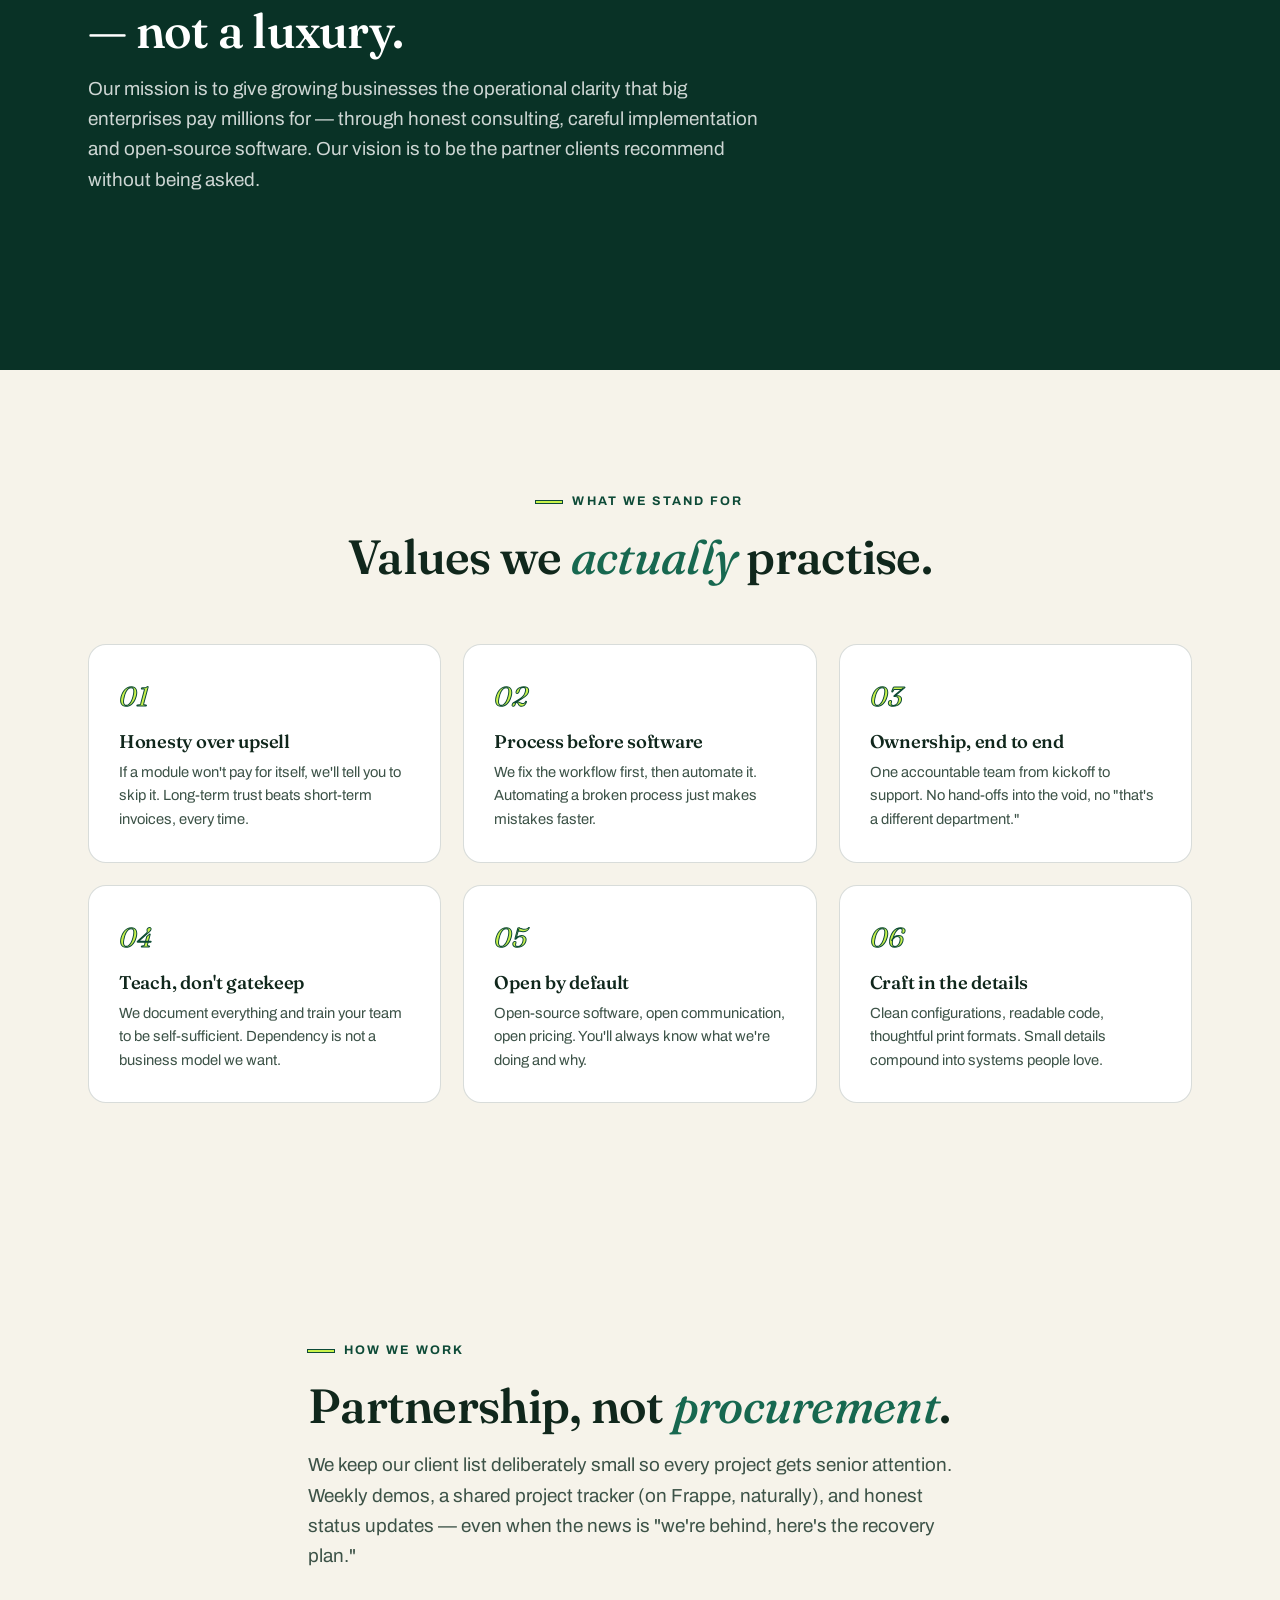
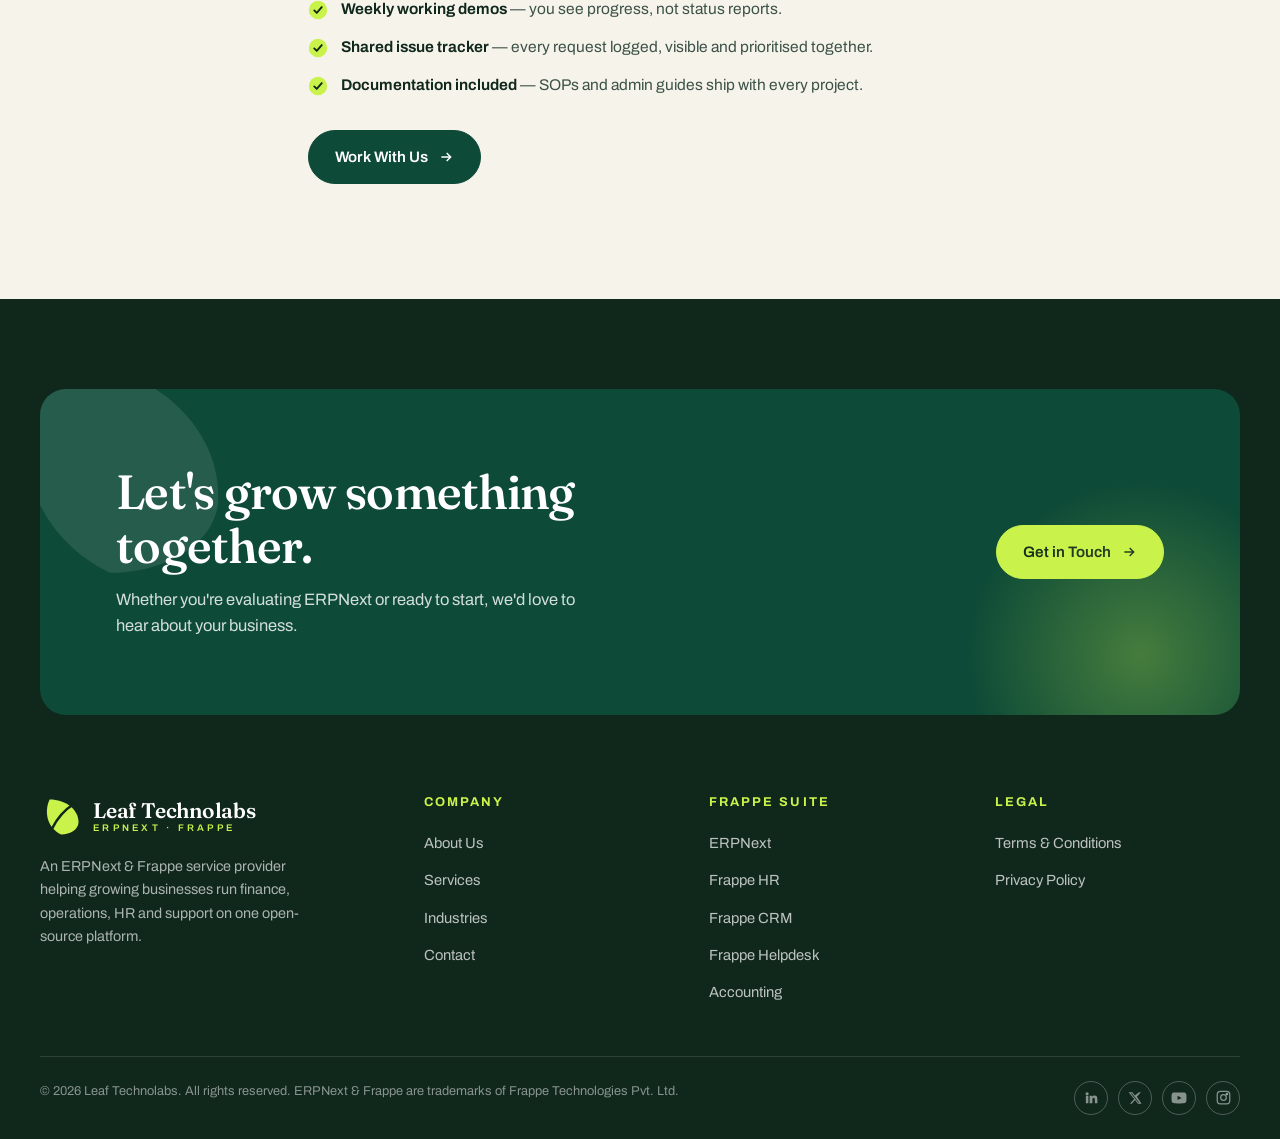
<file: about.html>
<!DOCTYPE html>
<html lang="en">
<head>
<meta charset="UTF-8">
<meta name="viewport" content="width=device-width, initial-scale=1.0">
<title>About Leaf Technolabs — ERPNext &amp; Frappe Service Provider</title>
<meta name="description" content="Leaf Technolabs is an ERPNext & Frappe service provider helping growing businesses run on open-source ERP. Our story, our values and the people behind the work.">
<link rel="preconnect" href="https://fonts.googleapis.com">
<link rel="preconnect" href="https://fonts.gstatic.com" crossorigin>
<link href="https://fonts.googleapis.com/css2?family=Fraunces:ital,opsz,wght@0,9..144,400..700;1,9..144,400..700&family=Archivo:ital,wght@0,400..800;1,400..800&display=swap" rel="stylesheet">
<link rel="stylesheet" href="assets/styles.css">
<link rel="icon" href="data:image/svg+xml,%3Csvg xmlns='http://www.w3.org/2000/svg' viewBox='0 0 48 48'%3E%3Cpath d='M24 45C9 38 4 20 11 5c18 0 33 11 33 26 0 8-9 14-20 14z' fill='%230D4A37'/%3E%3Cpath d='M14 38C19 28 28 17 39 10' stroke='%23C9F24B' stroke-width='3' fill='none' stroke-linecap='round'/%3E%3C/svg%3E">
</head>
<body>

<header class="site-header">
  <div class="wrap nav">
    <a href="index.html" class="logo" aria-label="Leaf Technolabs home">
      <svg width="42" height="42" viewBox="0 0 48 48" fill="none">
        <path d="M24 45C9 38 4 20 11 5c18 0 33 11 33 26 0 8-9 14-20 14z" fill="#0D4A37"/>
        <path d="M14 38C19 28 28 17 39 10" stroke="#C9F24B" stroke-width="3" stroke-linecap="round"/>
        <path d="M19 30c3-1 6-1 9 .5M24 23c3-1.5 6-1.5 9-.5" stroke="#C9F24B" stroke-width="2" stroke-linecap="round" opacity=".55"/>
      </svg>
      <span class="wordmark">Leaf Technolabs<small>ERPNext · Frappe</small></span>
    </a>
    <nav class="nav-links" aria-label="Primary">
      <a href="index.html">Home</a>
      <a href="services.html">Services</a>
      <a href="frappe-products.html">Frappe Products</a>
      <a href="industries.html">Industries</a>
      <a href="about.html" class="active">About</a>
      <a href="contact.html">Contact</a>
      <a href="contact.html" class="btn btn-lime nav-cta">Get in Touch</a>
    </nav>
    <button class="nav-toggle" aria-label="Menu"><span></span><span></span><span></span></button>
  </div>
</header>

<section class="page-hero">
  <svg class="page-hero-leaf" viewBox="0 0 48 48"><path d="M24 45C9 38 4 20 11 5c18 0 33 11 33 26 0 8-9 14-20 14z" fill="#fff"/></svg>
  <div class="wrap">
    <span class="crumb"><a href="index.html">Home</a> &nbsp;/&nbsp; <b>About</b></span>
    <span class="eyebrow">Our story</span>
    <h1>Small team. Open source. Big intentions.</h1>
    <p class="lede">Leaf Technolabs was founded on a simple observation: great ERP shouldn't be reserved for companies with enterprise budgets. ERPNext changed that — and we're here to help businesses make the most of it.</p>
  </div>
</section>

<section>
  <div class="wrap split">
    <div class="reveal">
      <span class="eyebrow">Why "Leaf"?</span>
      <h2>A leaf is small — and it powers the <em class="tilt">whole tree</em>.</h2>
      <p class="lede">That's how we think about ERP. The right system, well implemented, quietly powers everything: cash flow, inventory, people, customers. Our name is a promise — we build systems that turn your daily operations into growth.</p>
      <p style="margin-top:16px;font-size:.98rem;">We're at the beginning of our journey as an ERPNext and Frappe service provider, and we treat that as an advantage. Every client gets our founders' direct attention, fresh implementations on the latest Frappe versions, and a team that has to earn its reputation on your project — because that's exactly what we're doing.</p>
      <ul class="checks">
        <li><svg width="20" height="20" viewBox="0 0 24 24" fill="none"><circle cx="12" cy="12" r="11" fill="#C9F24B"/><path d="M7.5 12.5l3 3 6-7" stroke="#10271C" stroke-width="2.2" stroke-linecap="round" stroke-linejoin="round"/></svg><span><b>Founder-led delivery.</b> The people you meet in the sales call are the people on your project.</span></li>
        <li><svg width="20" height="20" viewBox="0 0 24 24" fill="none"><circle cx="12" cy="12" r="11" fill="#C9F24B"/><path d="M7.5 12.5l3 3 6-7" stroke="#10271C" stroke-width="2.2" stroke-linecap="round" stroke-linejoin="round"/></svg><span><b>Open source, all the way down.</b> We contribute back to the Frappe ecosystem we build on.</span></li>
        <li><svg width="20" height="20" viewBox="0 0 24 24" fill="none"><circle cx="12" cy="12" r="11" fill="#C9F24B"/><path d="M7.5 12.5l3 3 6-7" stroke="#10271C" stroke-width="2.2" stroke-linecap="round" stroke-linejoin="round"/></svg><span><b>We run on what we sell.</b> Our own CRM, HR, accounting and helpdesk run on the Frappe suite.</span></li>
      </ul>
    </div>
    
  </div>
</section>

<section class="stats">
  <div class="wrap">
    <div class="sec-head reveal">
      <span class="eyebrow">Mission &amp; vision</span>
      <h2 style="color:#fff;max-width:22ch;">Make world-class ERP a default — not a luxury.</h2>
      <p class="lede" style="color:rgba(255,255,255,.8);margin-top:16px;">Our mission is to give growing businesses the operational clarity that big enterprises pay millions for — through honest consulting, careful implementation and open-source software. Our vision is to be the partner clients recommend without being asked.</p>
    </div>
  </div>
</section>

<section>
  <div class="wrap">
    <div class="sec-head center reveal">
      <span class="eyebrow">What we stand for</span>
      <h2>Values we <em class="tilt">actually</em> practise.</h2>
    </div>
    <div class="value-grid">
      <div class="value reveal"><span class="glyph">01</span><h3>Honesty over upsell</h3><p>If a module won't pay for itself, we'll tell you to skip it. Long-term trust beats short-term invoices, every time.</p></div>
      <div class="value reveal d1"><span class="glyph">02</span><h3>Process before software</h3><p>We fix the workflow first, then automate it. Automating a broken process just makes mistakes faster.</p></div>
      <div class="value reveal d2"><span class="glyph">03</span><h3>Ownership, end to end</h3><p>One accountable team from kickoff to support. No hand-offs into the void, no "that's a different department."</p></div>
      <div class="value reveal"><span class="glyph">04</span><h3>Teach, don't gatekeep</h3><p>We document everything and train your team to be self-sufficient. Dependency is not a business model we want.</p></div>
      <div class="value reveal d1"><span class="glyph">05</span><h3>Open by default</h3><p>Open-source software, open communication, open pricing. You'll always know what we're doing and why.</p></div>
      <div class="value reveal d2"><span class="glyph">06</span><h3>Craft in the details</h3><p>Clean configurations, readable code, thoughtful print formats. Small details compound into systems people love.</p></div>
    </div>
  </div>
</section>

<section>
  <div class="wrap split">
    
    <div class="reveal d1">
      <span class="eyebrow">How we work</span>
      <h2>Partnership, not <em class="tilt">procurement</em>.</h2>
      <p class="lede">We keep our client list deliberately small so every project gets senior attention. Weekly demos, a shared project tracker (on Frappe, naturally), and honest status updates — even when the news is "we're behind, here's the recovery plan."</p>
      <ul class="checks">
        <li><svg width="20" height="20" viewBox="0 0 24 24" fill="none"><circle cx="12" cy="12" r="11" fill="#C9F24B"/><path d="M7.5 12.5l3 3 6-7" stroke="#10271C" stroke-width="2.2" stroke-linecap="round" stroke-linejoin="round"/></svg><span><b>Weekly working demos</b> — you see progress, not status reports.</span></li>
        <li><svg width="20" height="20" viewBox="0 0 24 24" fill="none"><circle cx="12" cy="12" r="11" fill="#C9F24B"/><path d="M7.5 12.5l3 3 6-7" stroke="#10271C" stroke-width="2.2" stroke-linecap="round" stroke-linejoin="round"/></svg><span><b>Shared issue tracker</b> — every request logged, visible and prioritised together.</span></li>
        <li><svg width="20" height="20" viewBox="0 0 24 24" fill="none"><circle cx="12" cy="12" r="11" fill="#C9F24B"/><path d="M7.5 12.5l3 3 6-7" stroke="#10271C" stroke-width="2.2" stroke-linecap="round" stroke-linejoin="round"/></svg><span><b>Documentation included</b> — SOPs and admin guides ship with every project.</span></li>
      </ul>
      <div style="margin-top:32px;">
        <a href="contact.html" class="btn btn-solid">Work With Us
          <svg width="16" height="16" viewBox="0 0 24 24" fill="none" stroke="currentColor" stroke-width="2.2"><path d="M5 12h14M13 6l6 6-6 6"/></svg>
        </a>
      </div>
    </div>
  </div>
</section>

<footer class="site-footer">
  <div class="wrap footer-cta-wrap">
    <div class="cta-band reveal">
      <svg class="cta-leaf" viewBox="0 0 48 48"><path d="M24 45C9 38 4 20 11 5c18 0 33 11 33 26 0 8-9 14-20 14z" fill="#fff"/></svg>
      <div>
        <h2>Let's grow something together.</h2>
        <p>Whether you're evaluating ERPNext or ready to start, we'd love to hear about your business.</p>
      </div>
      <div class="actions">
        <a href="contact.html" class="btn btn-lime">Get in Touch
          <svg width="16" height="16" viewBox="0 0 24 24" fill="none" stroke="currentColor" stroke-width="2.2"><path d="M5 12h14M13 6l6 6-6 6"/></svg>
        </a>
      </div>
    </div>
  </div>

  <div class="wrap footer-main">
    <div>
      <a href="index.html" class="logo">
        <svg width="42" height="42" viewBox="0 0 48 48" fill="none">
          <path d="M24 45C9 38 4 20 11 5c18 0 33 11 33 26 0 8-9 14-20 14z" fill="#C9F24B"/>
          <path d="M14 38C19 28 28 17 39 10" stroke="#10271C" stroke-width="3" stroke-linecap="round"/>
        </svg>
        <span class="wordmark">Leaf Technolabs<small>ERPNext · Frappe</small></span>
      </a>
      <p class="about-blurb">An ERPNext &amp; Frappe service provider helping growing businesses run finance, operations, HR and support on one open-source platform.</p>
    </div>
    <div class="f-col">
      <h4>Company</h4>
      <ul>
        <li><a href="about.html">About Us</a></li>
        <li><a href="services.html">Services</a></li>
        <li><a href="industries.html">Industries</a></li>
        <li><a href="contact.html">Contact</a></li>
      </ul>
    </div>
    <div class="f-col">
      <h4>Frappe Suite</h4>
      <ul>
        <li><a href="frappe-products.html#erpnext">ERPNext</a></li>
        <li><a href="frappe-products.html#hr">Frappe HR</a></li>
        <li><a href="frappe-products.html#crm">Frappe CRM</a></li>
        <li><a href="frappe-products.html#helpdesk">Frappe Helpdesk</a></li>
        <li><a href="frappe-products.html#accounting">Accounting</a></li>
      </ul>
    </div>
    <div class="f-col">
      <h4>Legal</h4>
      <ul>
        <li><a href="tnc.html">Terms &amp; Conditions</a></li>
        <li><a href="privacy-policy.html">Privacy Policy</a></li>
      </ul>
    </div>
  </div>

  <div class="wrap footer-bottom">
    <span>© <span data-year></span> Leaf Technolabs. All rights reserved. ERPNext &amp; Frappe are trademarks of Frappe Technologies Pvt. Ltd.</span>
    <div class="socials">
      <a href="https://www.linkedin.com/company/leaf-technolabs" target="_blank" rel="noopener noreferrer" aria-label="LinkedIn"><svg width="15" height="15" viewBox="0 0 24 24" fill="currentColor"><path d="M4.98 3.5a2.5 2.5 0 11-.02 5 2.5 2.5 0 01.02-5zM3 9h4v12H3zM9 9h3.8v1.7h.05c.53-1 1.83-2.05 3.77-2.05 4.03 0 4.78 2.65 4.78 6.1V21h-4v-5.5c0-1.3-.02-3-1.83-3-1.84 0-2.12 1.43-2.12 2.9V21H9z"/></svg></a>
      <a href="#" aria-label="X / Twitter"><svg width="14" height="14" viewBox="0 0 24 24" fill="currentColor"><path d="M18.9 2H22l-6.8 7.8L23.3 22h-6.3l-4.9-6.4L6.4 22H3.3l7.3-8.3L1 2h6.4l4.4 5.9zm-1.1 18h1.7L6.5 3.9H4.6z"/></svg></a>
      <a href="#" aria-label="YouTube"><svg width="16" height="16" viewBox="0 0 24 24" fill="currentColor"><path d="M23 7.2s-.2-1.6-.9-2.3c-.9-.9-1.9-.9-2.4-1C16.4 3.6 12 3.6 12 3.6s-4.4 0-7.7.3c-.5.1-1.5.1-2.4 1-.7.7-.9 2.3-.9 2.3S.8 9.1.8 11v1.8c0 1.9.2 3.8.2 3.8s.2 1.6.9 2.3c.9.9 2.1.9 2.6 1 1.9.2 7.5.3 7.5.3s4.4 0 7.7-.3c.5-.1 1.5-.1 2.4-1 .7-.7.9-2.3.9-2.3s.2-1.9.2-3.8V11c0-1.9-.2-3.8-.2-3.8zM9.8 15.1V8.6l6.3 3.3z"/></svg></a>
      <a href="#" aria-label="Instagram"><svg width="15" height="15" viewBox="0 0 24 24" fill="none" stroke="currentColor" stroke-width="2"><rect x="2" y="2" width="20" height="20" rx="5"/><circle cx="12" cy="12" r="4.5"/><circle cx="17.5" cy="6.5" r="1" fill="currentColor"/></svg></a>
    </div>
  </div>
</footer>

<script src="assets/script.js"></script>
</body>
</html>
</file>
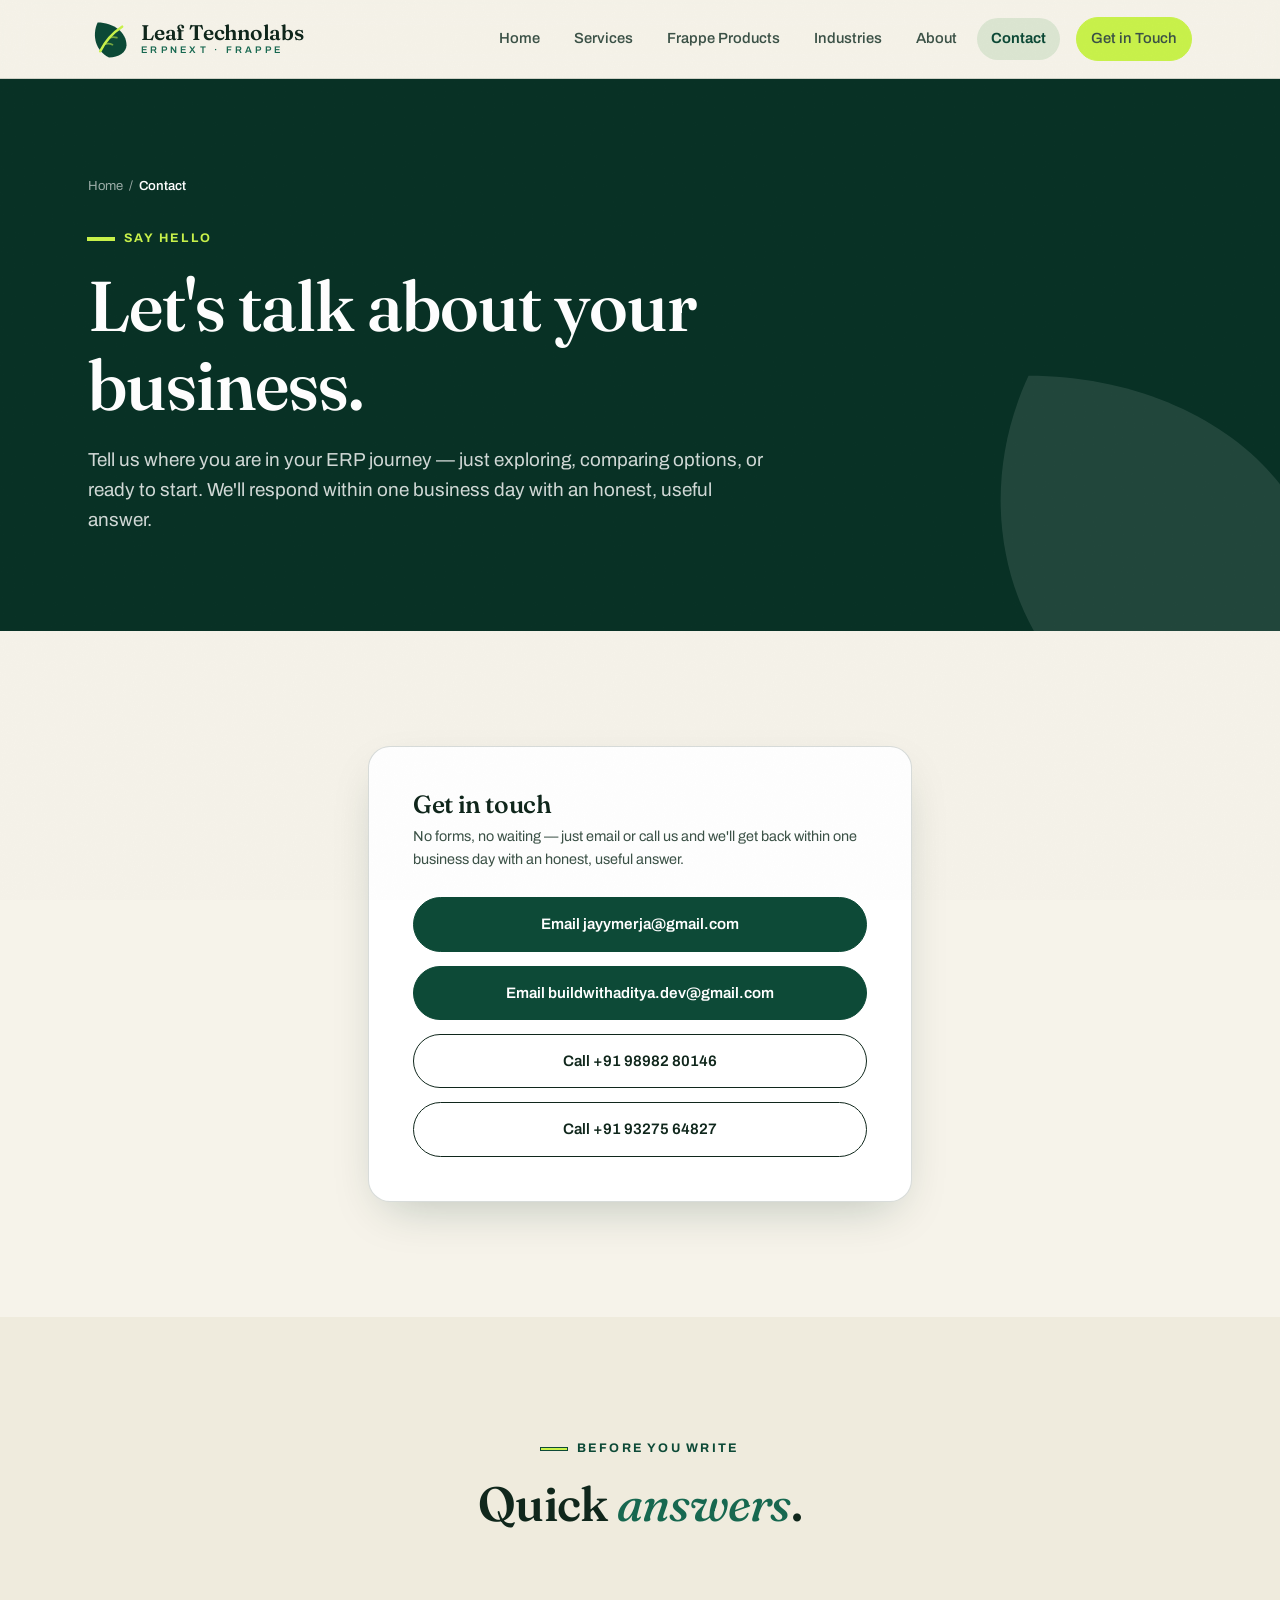
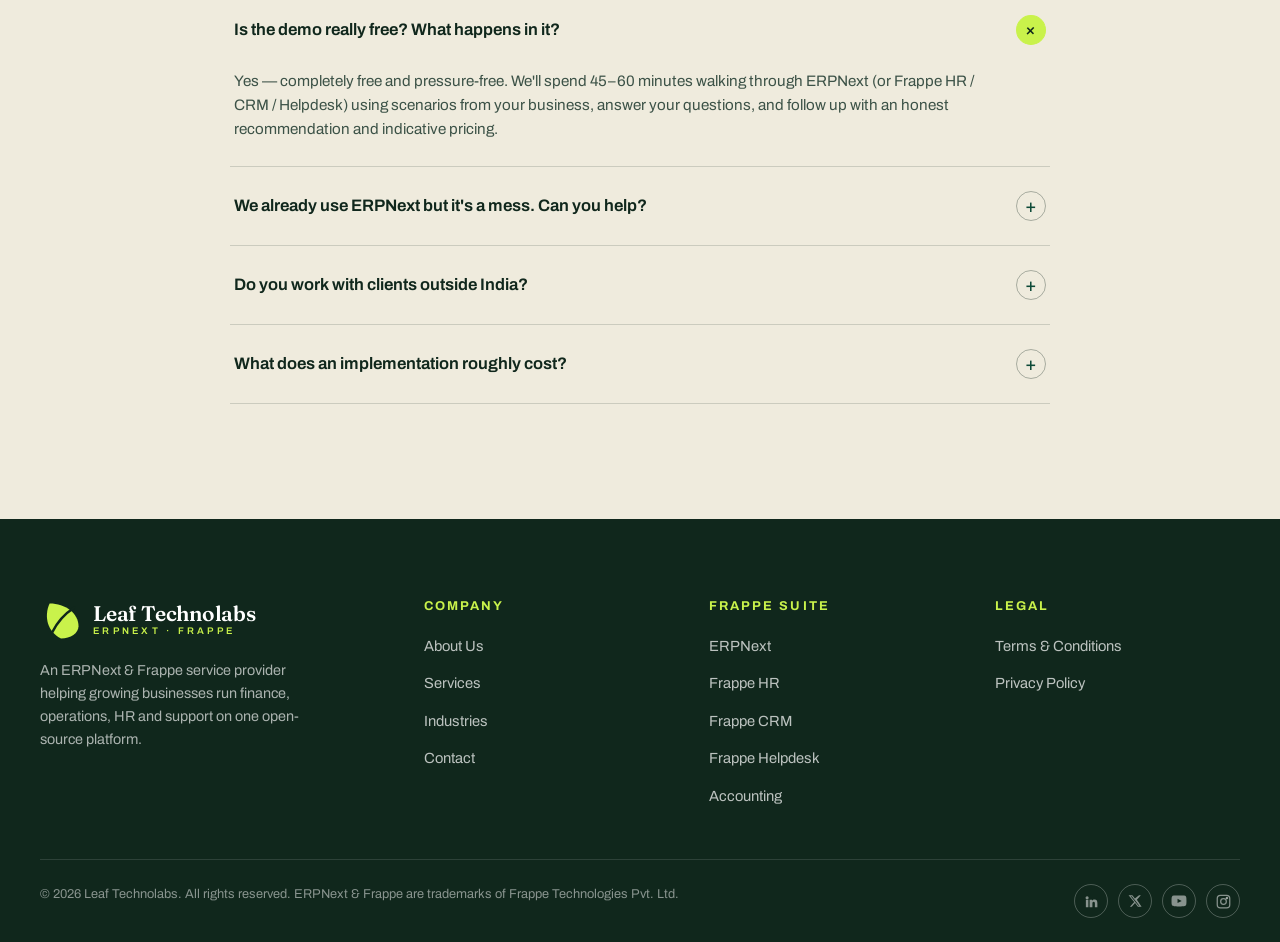
<file: contact.html>
<!DOCTYPE html>
<html lang="en">
<head>
<meta charset="UTF-8">
<meta name="viewport" content="width=device-width, initial-scale=1.0">
<title>Contact Leaf Technolabs — ERPNext &amp; Frappe Implementation Partner</title>
<meta name="description" content="Talk to Leaf Technolabs about ERPNext implementation, customisation, migration or support. Email or call us to start the conversation.">
<link rel="preconnect" href="https://fonts.googleapis.com">
<link rel="preconnect" href="https://fonts.gstatic.com" crossorigin>
<link href="https://fonts.googleapis.com/css2?family=Fraunces:ital,opsz,wght@0,9..144,400..700;1,9..144,400..700&family=Archivo:ital,wght@0,400..800;1,400..800&display=swap" rel="stylesheet">
<link rel="stylesheet" href="assets/styles.css">
<link rel="icon" href="data:image/svg+xml,%3Csvg xmlns='http://www.w3.org/2000/svg' viewBox='0 0 48 48'%3E%3Cpath d='M24 45C9 38 4 20 11 5c18 0 33 11 33 26 0 8-9 14-20 14z' fill='%230D4A37'/%3E%3Cpath d='M14 38C19 28 28 17 39 10' stroke='%23C9F24B' stroke-width='3' fill='none' stroke-linecap='round'/%3E%3C/svg%3E">
</head>
<body>

<header class="site-header">
  <div class="wrap nav">
    <a href="index.html" class="logo" aria-label="Leaf Technolabs home">
      <svg width="42" height="42" viewBox="0 0 48 48" fill="none">
        <path d="M24 45C9 38 4 20 11 5c18 0 33 11 33 26 0 8-9 14-20 14z" fill="#0D4A37"/>
        <path d="M14 38C19 28 28 17 39 10" stroke="#C9F24B" stroke-width="3" stroke-linecap="round"/>
        <path d="M19 30c3-1 6-1 9 .5M24 23c3-1.5 6-1.5 9-.5" stroke="#C9F24B" stroke-width="2" stroke-linecap="round" opacity=".55"/>
      </svg>
      <span class="wordmark">Leaf Technolabs<small>ERPNext · Frappe</small></span>
    </a>
    <nav class="nav-links" aria-label="Primary">
      <a href="index.html">Home</a>
      <a href="services.html">Services</a>
      <a href="frappe-products.html">Frappe Products</a>
      <a href="industries.html">Industries</a>
      <a href="about.html">About</a>
      <a href="contact.html" class="active">Contact</a>
      <a href="contact.html" class="btn btn-lime nav-cta">Get in Touch</a>
    </nav>
    <button class="nav-toggle" aria-label="Menu"><span></span><span></span><span></span></button>
  </div>
</header>

<section class="page-hero">
  <svg class="page-hero-leaf" viewBox="0 0 48 48"><path d="M24 45C9 38 4 20 11 5c18 0 33 11 33 26 0 8-9 14-20 14z" fill="#fff"/></svg>
  <div class="wrap">
    <span class="crumb"><a href="index.html">Home</a> &nbsp;/&nbsp; <b>Contact</b></span>
    <span class="eyebrow">Say hello</span>
    <h1>Let's talk about your business.</h1>
    <p class="lede">Tell us where you are in your ERP journey — just exploring, comparing options, or ready to start. We'll respond within one business day with an honest, useful answer.</p>
  </div>
</section>

<section>
  <div class="wrap" style="max-width:640px;">
    <div class="form-card reveal d1">
      <h3>Get in touch</h3>
      <p class="sub">No forms, no waiting — just email or call us and we'll get back within one business day with an honest, useful answer.</p>
      <div style="display:grid;gap:14px;margin-top:8px;">
        <a class="btn btn-solid" style="justify-content:center;" href="mailto:jayymerja@gmail.com">Email jayymerja@gmail.com</a>
        <a class="btn btn-solid" style="justify-content:center;" href="mailto:buildwithaditya.dev@gmail.com">Email buildwithaditya.dev@gmail.com</a>
        <a class="btn btn-ghost" style="justify-content:center;" href="tel:+919898280146">Call +91 98982 80146</a>
        <a class="btn btn-ghost" style="justify-content:center;" href="tel:+919327564827">Call +91 93275 64827</a>
      </div>
    </div>
  </div>
</section>

<section class="band-alt">
  <div class="wrap">
    <div class="sec-head center reveal">
      <span class="eyebrow">Before you write</span>
      <h2>Quick <em class="tilt">answers</em>.</h2>
    </div>
    <div class="faq reveal">
      <details class="faq-item" open>
        <summary>Is the demo really free? What happens in it?<span class="pm">+</span></summary>
        <div class="faq-a">Yes — completely free and pressure-free. We'll spend 45–60 minutes walking through ERPNext (or Frappe HR / CRM / Helpdesk) using scenarios from your business, answer your questions, and follow up with an honest recommendation and indicative pricing.</div>
      </details>
      <details class="faq-item">
        <summary>We already use ERPNext but it's a mess. Can you help?<span class="pm">+</span></summary>
        <div class="faq-a">This is one of our favourite engagements. We start with a system audit — configuration, customisations, data quality, performance — then give you a prioritised rescue plan you can execute with us or on your own.</div>
      </details>
      <details class="faq-item">
        <summary>Do you work with clients outside India?<span class="pm">+</span></summary>
        <div class="faq-a">Yes. ERPNext supports multi-currency, multi-language and country-specific tax setups, and we work comfortably across time zones with remote-first delivery.</div>
      </details>
      <details class="faq-item">
        <summary>What does an implementation roughly cost?<span class="pm">+</span></summary>
        <div class="faq-a">It depends on modules, customisation and data complexity — but because ERPNext has no licence fees, total cost is typically a fraction of proprietary ERPs. After a short discovery call we'll give you a clear, fixed-scope quote with milestones.</div>
      </details>
    </div>
  </div>
</section>

<footer class="site-footer">
  <div class="wrap footer-main" style="padding-top:clamp(50px,7vw,80px);">
    <div>
      <a href="index.html" class="logo">
        <svg width="42" height="42" viewBox="0 0 48 48" fill="none">
          <path d="M24 45C9 38 4 20 11 5c18 0 33 11 33 26 0 8-9 14-20 14z" fill="#C9F24B"/>
          <path d="M14 38C19 28 28 17 39 10" stroke="#10271C" stroke-width="3" stroke-linecap="round"/>
        </svg>
        <span class="wordmark">Leaf Technolabs<small>ERPNext · Frappe</small></span>
      </a>
      <p class="about-blurb">An ERPNext &amp; Frappe service provider helping growing businesses run finance, operations, HR and support on one open-source platform.</p>
    </div>
    <div class="f-col">
      <h4>Company</h4>
      <ul>
        <li><a href="about.html">About Us</a></li>
        <li><a href="services.html">Services</a></li>
        <li><a href="industries.html">Industries</a></li>
        <li><a href="contact.html">Contact</a></li>
      </ul>
    </div>
    <div class="f-col">
      <h4>Frappe Suite</h4>
      <ul>
        <li><a href="frappe-products.html#erpnext">ERPNext</a></li>
        <li><a href="frappe-products.html#hr">Frappe HR</a></li>
        <li><a href="frappe-products.html#crm">Frappe CRM</a></li>
        <li><a href="frappe-products.html#helpdesk">Frappe Helpdesk</a></li>
        <li><a href="frappe-products.html#accounting">Accounting</a></li>
      </ul>
    </div>
    <div class="f-col">
      <h4>Legal</h4>
      <ul>
        <li><a href="tnc.html">Terms &amp; Conditions</a></li>
        <li><a href="privacy-policy.html">Privacy Policy</a></li>
      </ul>
    </div>
  </div>

  <div class="wrap footer-bottom">
    <span>© <span data-year></span> Leaf Technolabs. All rights reserved. ERPNext &amp; Frappe are trademarks of Frappe Technologies Pvt. Ltd.</span>
    <div class="socials">
      <a href="https://www.linkedin.com/company/leaf-technolabs" target="_blank" rel="noopener noreferrer" aria-label="LinkedIn"><svg width="15" height="15" viewBox="0 0 24 24" fill="currentColor"><path d="M4.98 3.5a2.5 2.5 0 11-.02 5 2.5 2.5 0 01.02-5zM3 9h4v12H3zM9 9h3.8v1.7h.05c.53-1 1.83-2.05 3.77-2.05 4.03 0 4.78 2.65 4.78 6.1V21h-4v-5.5c0-1.3-.02-3-1.83-3-1.84 0-2.12 1.43-2.12 2.9V21H9z"/></svg></a>
      <a href="#" aria-label="X / Twitter"><svg width="14" height="14" viewBox="0 0 24 24" fill="currentColor"><path d="M18.9 2H22l-6.8 7.8L23.3 22h-6.3l-4.9-6.4L6.4 22H3.3l7.3-8.3L1 2h6.4l4.4 5.9zm-1.1 18h1.7L6.5 3.9H4.6z"/></svg></a>
      <a href="#" aria-label="YouTube"><svg width="16" height="16" viewBox="0 0 24 24" fill="currentColor"><path d="M23 7.2s-.2-1.6-.9-2.3c-.9-.9-1.9-.9-2.4-1C16.4 3.6 12 3.6 12 3.6s-4.4 0-7.7.3c-.5.1-1.5.1-2.4 1-.7.7-.9 2.3-.9 2.3S.8 9.1.8 11v1.8c0 1.9.2 3.8.2 3.8s.2 1.6.9 2.3c.9.9 2.1.9 2.6 1 1.9.2 7.5.3 7.5.3s4.4 0 7.7-.3c.5-.1 1.5-.1 2.4-1 .7-.7.9-2.3.9-2.3s.2-1.9.2-3.8V11c0-1.9-.2-3.8-.2-3.8zM9.8 15.1V8.6l6.3 3.3z"/></svg></a>
      <a href="#" aria-label="Instagram"><svg width="15" height="15" viewBox="0 0 24 24" fill="none" stroke="currentColor" stroke-width="2"><rect x="2" y="2" width="20" height="20" rx="5"/><circle cx="12" cy="12" r="4.5"/><circle cx="17.5" cy="6.5" r="1" fill="currentColor"/></svg></a>
    </div>
  </div>
</footer>

<script src="assets/script.js"></script>
</body>
</html>
</file>
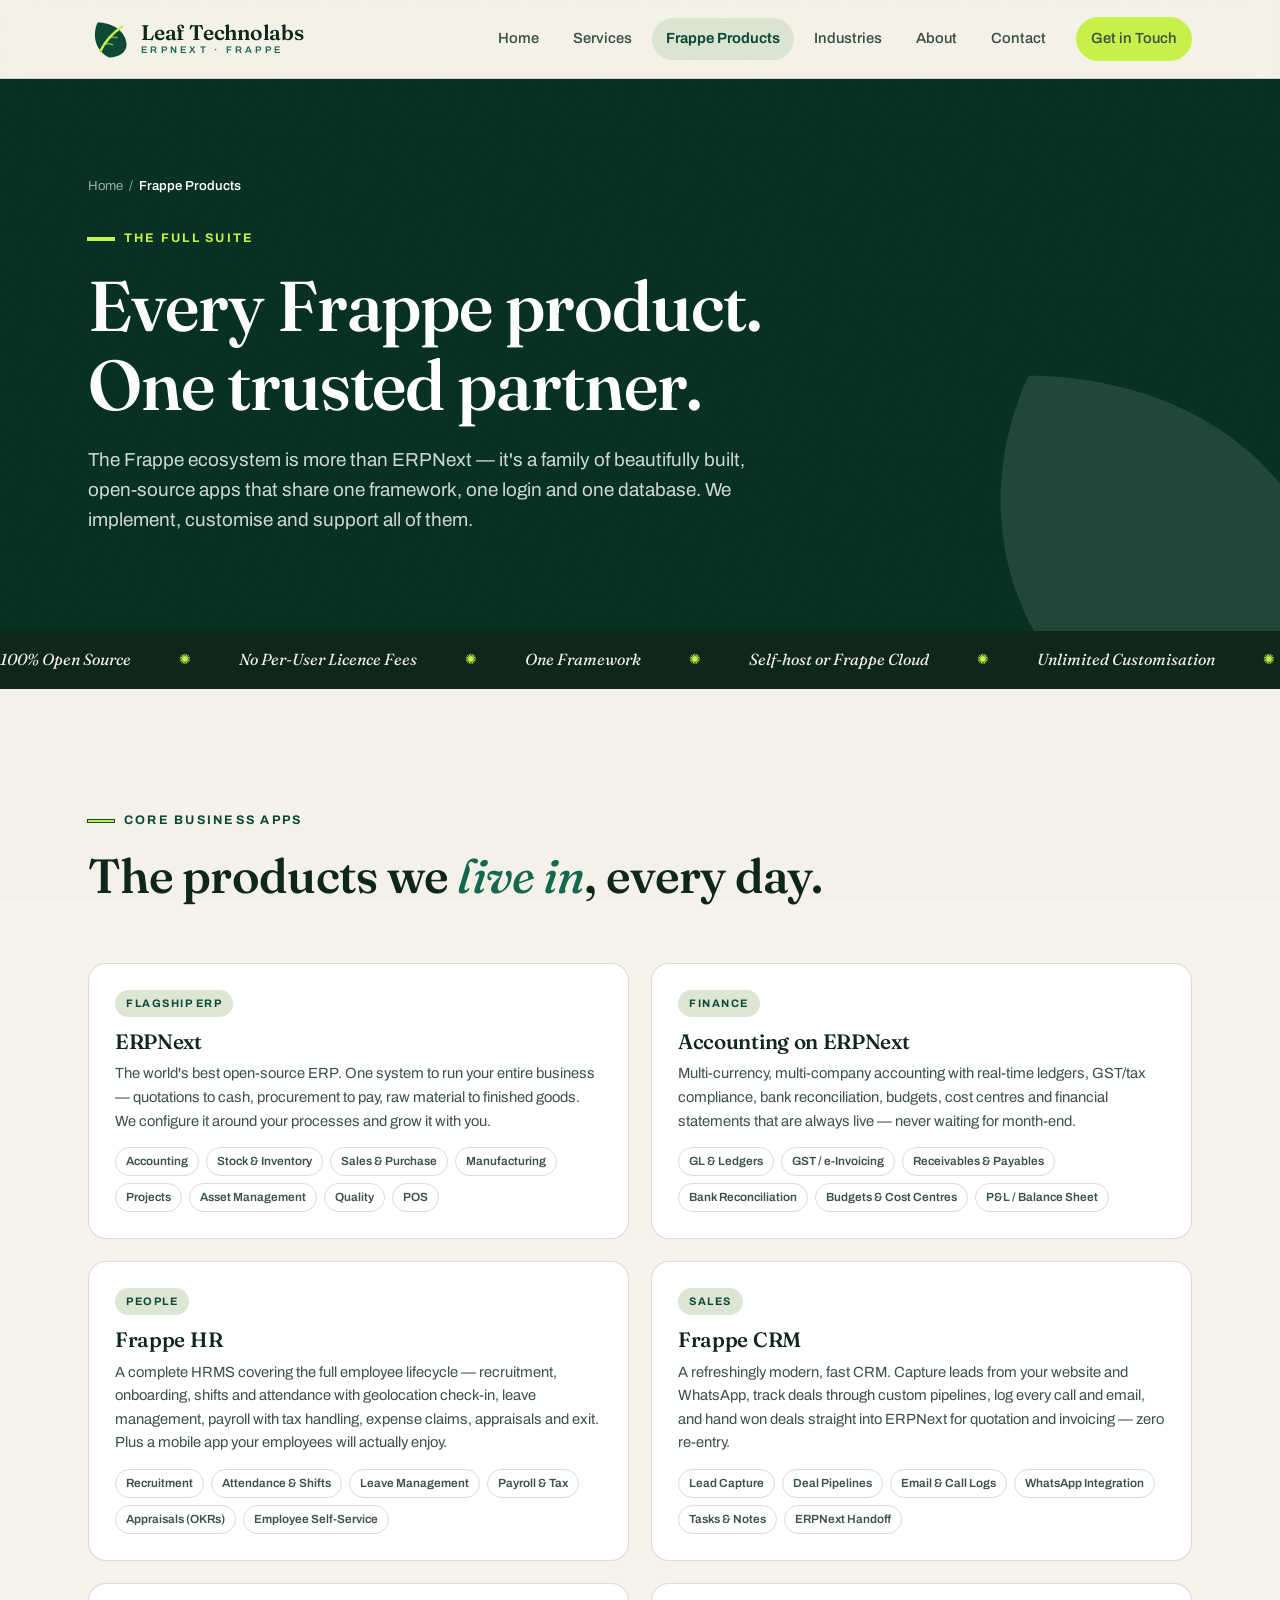
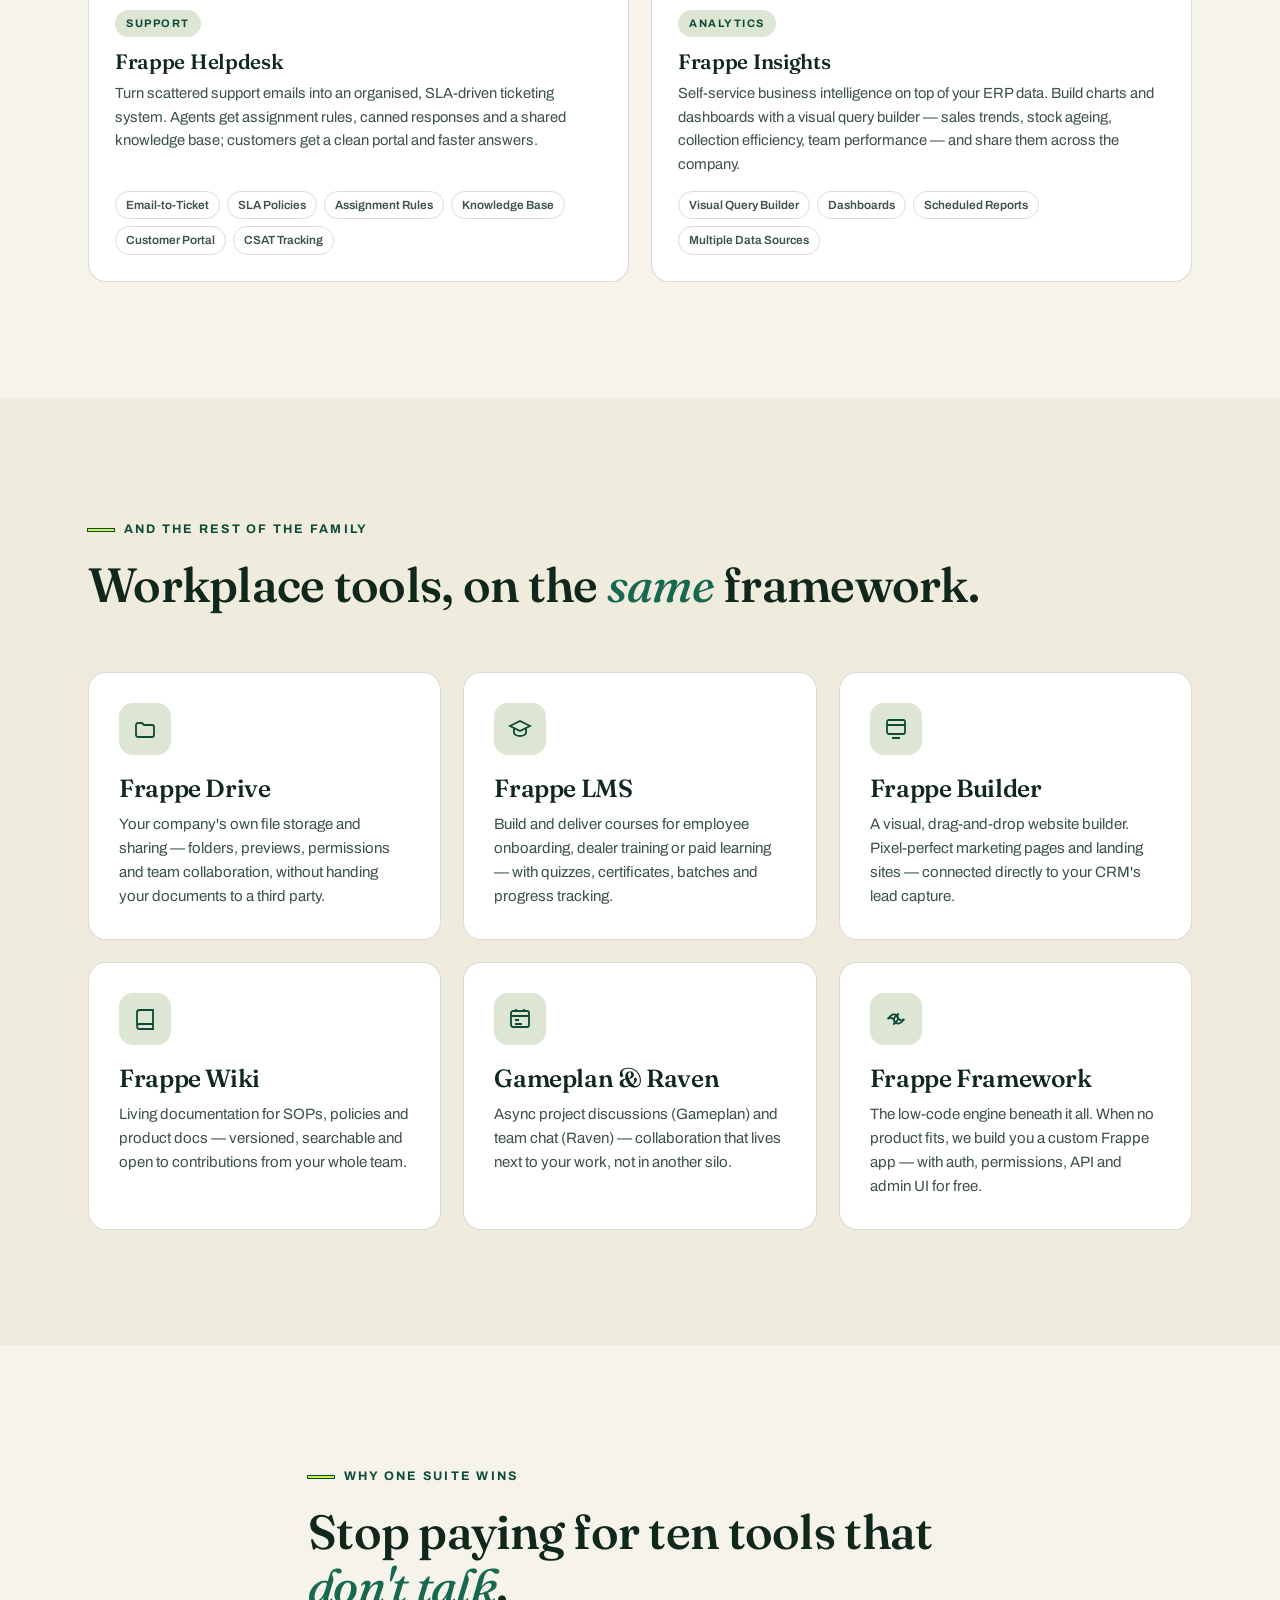
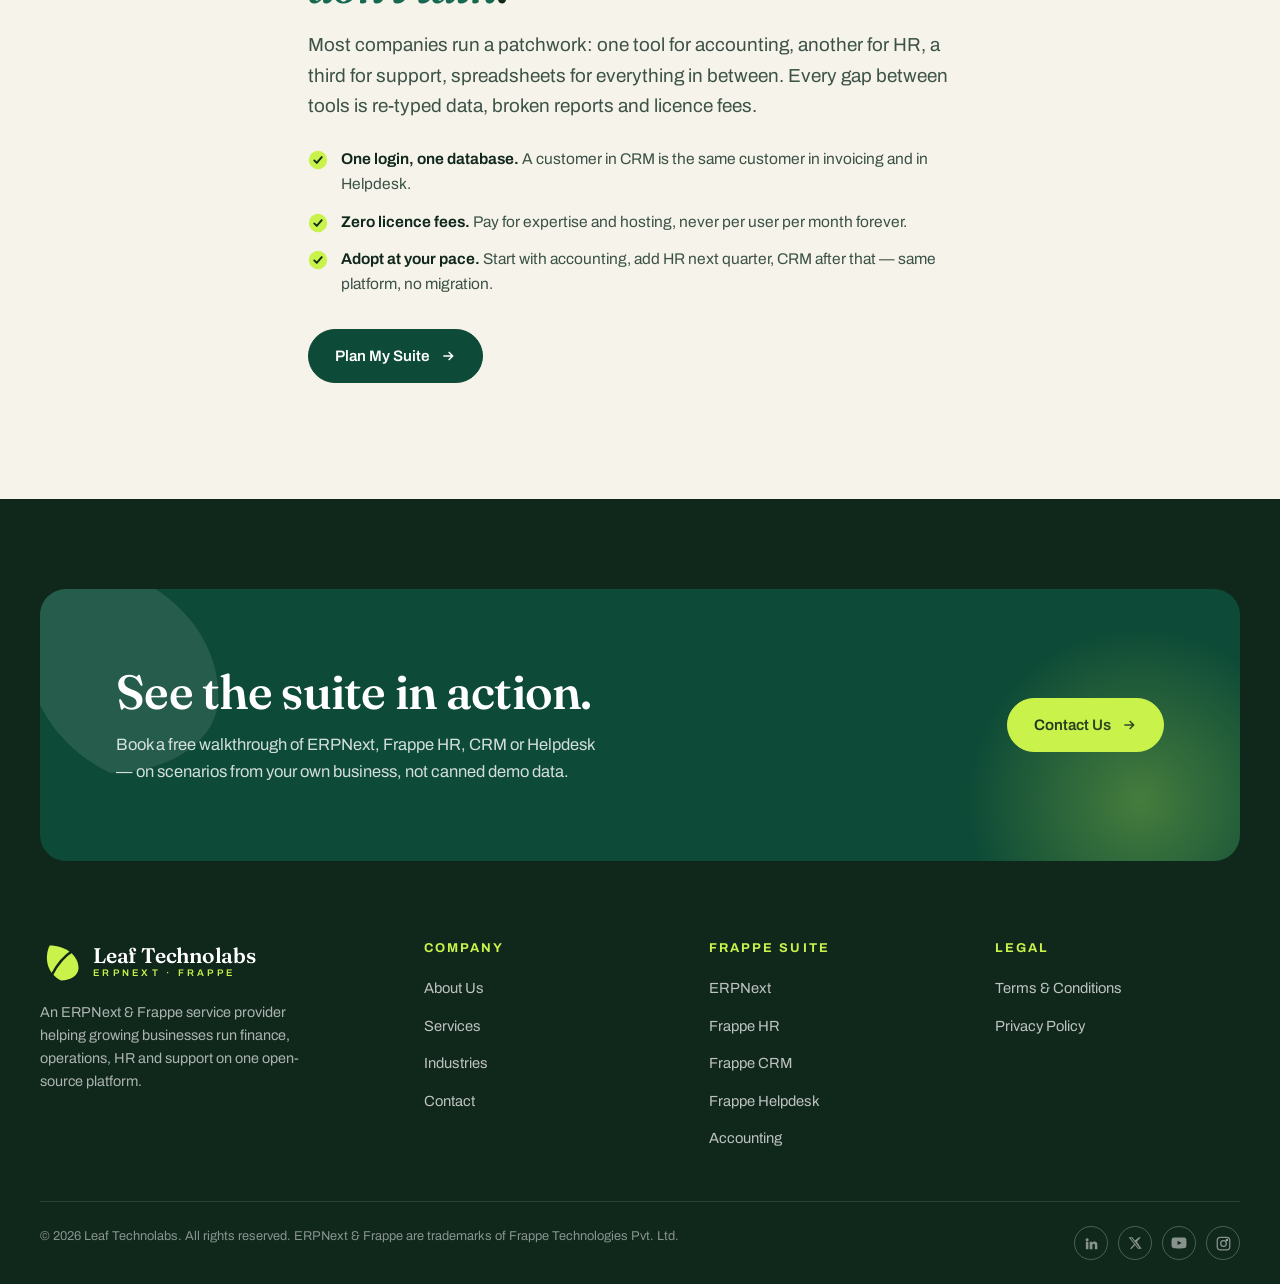
<file: frappe-products.html>
<!DOCTYPE html>
<html lang="en">
<head>
<meta charset="UTF-8">
<meta name="viewport" content="width=device-width, initial-scale=1.0">
<title>Frappe Products — ERPNext, HR, CRM, Helpdesk &amp; More | Leaf Technolabs</title>
<meta name="description" content="Leaf Technolabs implements the complete Frappe product suite: ERPNext, Frappe HR, Frappe CRM, Frappe Helpdesk, Accounting, Insights, Drive, LMS, Builder and the Frappe Framework.">
<link rel="preconnect" href="https://fonts.googleapis.com">
<link rel="preconnect" href="https://fonts.gstatic.com" crossorigin>
<link href="https://fonts.googleapis.com/css2?family=Fraunces:ital,opsz,wght@0,9..144,400..700;1,9..144,400..700&family=Archivo:ital,wght@0,400..800;1,400..800&display=swap" rel="stylesheet">
<link rel="stylesheet" href="assets/styles.css">
<link rel="icon" href="data:image/svg+xml,%3Csvg xmlns='http://www.w3.org/2000/svg' viewBox='0 0 48 48'%3E%3Cpath d='M24 45C9 38 4 20 11 5c18 0 33 11 33 26 0 8-9 14-20 14z' fill='%230D4A37'/%3E%3Cpath d='M14 38C19 28 28 17 39 10' stroke='%23C9F24B' stroke-width='3' fill='none' stroke-linecap='round'/%3E%3C/svg%3E">
</head>
<body>

<header class="site-header">
  <div class="wrap nav">
    <a href="index.html" class="logo" aria-label="Leaf Technolabs home">
      <svg width="42" height="42" viewBox="0 0 48 48" fill="none">
        <path d="M24 45C9 38 4 20 11 5c18 0 33 11 33 26 0 8-9 14-20 14z" fill="#0D4A37"/>
        <path d="M14 38C19 28 28 17 39 10" stroke="#C9F24B" stroke-width="3" stroke-linecap="round"/>
        <path d="M19 30c3-1 6-1 9 .5M24 23c3-1.5 6-1.5 9-.5" stroke="#C9F24B" stroke-width="2" stroke-linecap="round" opacity=".55"/>
      </svg>
      <span class="wordmark">Leaf Technolabs<small>ERPNext · Frappe</small></span>
    </a>
    <nav class="nav-links" aria-label="Primary">
      <a href="index.html">Home</a>
      <a href="services.html">Services</a>
      <a href="frappe-products.html" class="active">Frappe Products</a>
      <a href="industries.html">Industries</a>
      <a href="about.html">About</a>
      <a href="contact.html">Contact</a>
      <a href="contact.html" class="btn btn-lime nav-cta">Get in Touch</a>
    </nav>
    <button class="nav-toggle" aria-label="Menu"><span></span><span></span><span></span></button>
  </div>
</header>

<section class="page-hero">
  <svg class="page-hero-leaf" viewBox="0 0 48 48"><path d="M24 45C9 38 4 20 11 5c18 0 33 11 33 26 0 8-9 14-20 14z" fill="#fff"/></svg>
  <div class="wrap">
    <span class="crumb"><a href="index.html">Home</a> &nbsp;/&nbsp; <b>Frappe Products</b></span>
    <span class="eyebrow">The full suite</span>
    <h1>Every Frappe product. One trusted partner.</h1>
    <p class="lede">The Frappe ecosystem is more than ERPNext — it's a family of beautifully built, open-source apps that share one framework, one login and one database. We implement, customise and support all of them.</p>
  </div>
</section>

<div class="marquee" aria-hidden="true">
  <div class="marquee-track">
    <span>100% Open Source</span><span>No Per-User Licence Fees</span><span>One Framework</span><span>Self-host or Frappe Cloud</span><span>Unlimited Customisation</span><span>REST API Everywhere</span>
    <span>100% Open Source</span><span>No Per-User Licence Fees</span><span>One Framework</span><span>Self-host or Frappe Cloud</span><span>Unlimited Customisation</span><span>REST API Everywhere</span>
  </div>
</div>

<section>
  <div class="wrap">
    <div class="sec-head reveal">
      <span class="eyebrow">Core business apps</span>
      <h2>The products we <em class="tilt">live in</em>, every day.</h2>
    </div>
    <div class="grid c2">

      <article class="pcard reveal" id="erpnext">
        <div class="pcard-body">
          <span class="tag">Flagship ERP</span>
          <h3>ERPNext</h3>
          <p>The world's best open-source ERP. One system to run your entire business — quotations to cash, procurement to pay, raw material to finished goods. We configure it around your processes and grow it with you.</p>
          <ul><li>Accounting</li><li>Stock &amp; Inventory</li><li>Sales &amp; Purchase</li><li>Manufacturing</li><li>Projects</li><li>Asset Management</li><li>Quality</li><li>POS</li></ul>
        </div>
      </article>

      <article class="pcard reveal d1" id="accounting">
        <div class="pcard-body">
          <span class="tag">Finance</span>
          <h3>Accounting on ERPNext</h3>
          <p>Multi-currency, multi-company accounting with real-time ledgers, GST/tax compliance, bank reconciliation, budgets, cost centres and financial statements that are always live — never waiting for month-end.</p>
          <ul><li>GL &amp; Ledgers</li><li>GST / e-Invoicing</li><li>Receivables &amp; Payables</li><li>Bank Reconciliation</li><li>Budgets &amp; Cost Centres</li><li>P&amp;L / Balance Sheet</li></ul>
        </div>
      </article>

      <article class="pcard reveal" id="hr">
        <div class="pcard-body">
          <span class="tag">People</span>
          <h3>Frappe HR</h3>
          <p>A complete HRMS covering the full employee lifecycle — recruitment, onboarding, shifts and attendance with geolocation check-in, leave management, payroll with tax handling, expense claims, appraisals and exit. Plus a mobile app your employees will actually enjoy.</p>
          <ul><li>Recruitment</li><li>Attendance &amp; Shifts</li><li>Leave Management</li><li>Payroll &amp; Tax</li><li>Appraisals (OKRs)</li><li>Employee Self-Service</li></ul>
        </div>
      </article>

      <article class="pcard reveal d1" id="crm">
        <div class="pcard-body">
          <span class="tag">Sales</span>
          <h3>Frappe CRM</h3>
          <p>A refreshingly modern, fast CRM. Capture leads from your website and WhatsApp, track deals through custom pipelines, log every call and email, and hand won deals straight into ERPNext for quotation and invoicing — zero re-entry.</p>
          <ul><li>Lead Capture</li><li>Deal Pipelines</li><li>Email &amp; Call Logs</li><li>WhatsApp Integration</li><li>Tasks &amp; Notes</li><li>ERPNext Handoff</li></ul>
        </div>
      </article>

      <article class="pcard reveal" id="helpdesk">
        <div class="pcard-body">
          <span class="tag">Support</span>
          <h3>Frappe Helpdesk</h3>
          <p>Turn scattered support emails into an organised, SLA-driven ticketing system. Agents get assignment rules, canned responses and a shared knowledge base; customers get a clean portal and faster answers.</p>
          <ul><li>Email-to-Ticket</li><li>SLA Policies</li><li>Assignment Rules</li><li>Knowledge Base</li><li>Customer Portal</li><li>CSAT Tracking</li></ul>
        </div>
      </article>

      <article class="pcard reveal d1" id="insights">
        <div class="pcard-body">
          <span class="tag">Analytics</span>
          <h3>Frappe Insights</h3>
          <p>Self-service business intelligence on top of your ERP data. Build charts and dashboards with a visual query builder — sales trends, stock ageing, collection efficiency, team performance — and share them across the company.</p>
          <ul><li>Visual Query Builder</li><li>Dashboards</li><li>Scheduled Reports</li><li>Multiple Data Sources</li></ul>
        </div>
      </article>

    </div>
  </div>
</section>

<section class="band-alt">
  <div class="wrap">
    <div class="sec-head reveal">
      <span class="eyebrow">And the rest of the family</span>
      <h2>Workplace tools, on the <em class="tilt">same</em> framework.</h2>
    </div>
    <div class="grid c3">
      <article class="card reveal">
        <span class="ic"><svg width="24" height="24" viewBox="0 0 24 24" fill="none" stroke="#0D4A37" stroke-width="1.8"><path d="M3 8a2 2 0 012-2h4l2 2h8a2 2 0 012 2v8a2 2 0 01-2 2H5a2 2 0 01-2-2z"/></svg></span>
        <h3>Frappe Drive</h3>
        <p>Your company's own file storage and sharing — folders, previews, permissions and team collaboration, without handing your documents to a third party.</p>
      </article>
      <article class="card reveal d1">
        <span class="ic"><svg width="24" height="24" viewBox="0 0 24 24" fill="none" stroke="#0D4A37" stroke-width="1.8"><path d="M2 9l10-5 10 5-10 5z"/><path d="M6 11v5c0 1.5 2.7 3 6 3s6-1.5 6-3v-5"/></svg></span>
        <h3>Frappe LMS</h3>
        <p>Build and deliver courses for employee onboarding, dealer training or paid learning — with quizzes, certificates, batches and progress tracking.</p>
      </article>
      <article class="card reveal d2">
        <span class="ic"><svg width="24" height="24" viewBox="0 0 24 24" fill="none" stroke="#0D4A37" stroke-width="1.8"><rect x="3" y="3" width="18" height="14" rx="2"/><path d="M3 8h18M8 21h8"/></svg></span>
        <h3>Frappe Builder</h3>
        <p>A visual, drag-and-drop website builder. Pixel-perfect marketing pages and landing sites — connected directly to your CRM's lead capture.</p>
      </article>
      <article class="card reveal">
        <span class="ic"><svg width="24" height="24" viewBox="0 0 24 24" fill="none" stroke="#0D4A37" stroke-width="1.8"><path d="M4 19.5A2.5 2.5 0 016.5 17H20V3H6.5A2.5 2.5 0 004 5.5z"/><path d="M4 19.5A2.5 2.5 0 006.5 22H20v-5"/></svg></span>
        <h3>Frappe Wiki</h3>
        <p>Living documentation for SOPs, policies and product docs — versioned, searchable and open to contributions from your whole team.</p>
      </article>
      <article class="card reveal d1">
        <span class="ic"><svg width="24" height="24" viewBox="0 0 24 24" fill="none" stroke="#0D4A37" stroke-width="1.8"><rect x="3" y="4" width="18" height="16" rx="2"/><path d="M3 9h18M8 4V2M16 4V2M7 13h4M7 17h7"/></svg></span>
        <h3>Gameplan &amp; Raven</h3>
        <p>Async project discussions (Gameplan) and team chat (Raven) — collaboration that lives next to your work, not in another silo.</p>
      </article>
      <article class="card reveal d2">
        <span class="ic"><svg width="24" height="24" viewBox="0 0 24 24" fill="none" stroke="#0D4A37" stroke-width="1.8"><path d="M14.7 6.3a4 4 0 105.7 5.7L17 15.4a4 4 0 11-5.7-5.7z"/><path d="M9.3 17.7a4 4 0 10-5.7-5.7L7 8.6a4 4 0 115.7 5.7z"/></svg></span>
        <h3>Frappe Framework</h3>
        <p>The low-code engine beneath it all. When no product fits, we build you a custom Frappe app — with auth, permissions, API and admin UI for free.</p>
      </article>
    </div>
  </div>
</section>

<section>
  <div class="wrap split">
    <div class="reveal">
      <span class="eyebrow">Why one suite wins</span>
      <h2>Stop paying for ten tools that <em class="tilt">don't talk</em>.</h2>
      <p class="lede">Most companies run a patchwork: one tool for accounting, another for HR, a third for support, spreadsheets for everything in between. Every gap between tools is re-typed data, broken reports and licence fees.</p>
      <ul class="checks">
        <li><svg width="20" height="20" viewBox="0 0 24 24" fill="none"><circle cx="12" cy="12" r="11" fill="#C9F24B"/><path d="M7.5 12.5l3 3 6-7" stroke="#10271C" stroke-width="2.2" stroke-linecap="round" stroke-linejoin="round"/></svg><span><b>One login, one database.</b> A customer in CRM is the same customer in invoicing and in Helpdesk.</span></li>
        <li><svg width="20" height="20" viewBox="0 0 24 24" fill="none"><circle cx="12" cy="12" r="11" fill="#C9F24B"/><path d="M7.5 12.5l3 3 6-7" stroke="#10271C" stroke-width="2.2" stroke-linecap="round" stroke-linejoin="round"/></svg><span><b>Zero licence fees.</b> Pay for expertise and hosting, never per user per month forever.</span></li>
        <li><svg width="20" height="20" viewBox="0 0 24 24" fill="none"><circle cx="12" cy="12" r="11" fill="#C9F24B"/><path d="M7.5 12.5l3 3 6-7" stroke="#10271C" stroke-width="2.2" stroke-linecap="round" stroke-linejoin="round"/></svg><span><b>Adopt at your pace.</b> Start with accounting, add HR next quarter, CRM after that — same platform, no migration.</span></li>
      </ul>
      <div style="margin-top:32px;">
        <a href="contact.html" class="btn btn-solid">Plan My Suite
          <svg width="16" height="16" viewBox="0 0 24 24" fill="none" stroke="currentColor" stroke-width="2.2"><path d="M5 12h14M13 6l6 6-6 6"/></svg>
        </a>
      </div>
    </div>
    
  </div>
</section>

<footer class="site-footer">
  <div class="wrap footer-cta-wrap">
    <div class="cta-band reveal">
      <svg class="cta-leaf" viewBox="0 0 48 48"><path d="M24 45C9 38 4 20 11 5c18 0 33 11 33 26 0 8-9 14-20 14z" fill="#fff"/></svg>
      <div>
        <h2>See the suite in action.</h2>
        <p>Book a free walkthrough of ERPNext, Frappe HR, CRM or Helpdesk — on scenarios from your own business, not canned demo data.</p>
      </div>
      <div class="actions">
        <a href="contact.html" class="btn btn-lime">Contact Us
          <svg width="16" height="16" viewBox="0 0 24 24" fill="none" stroke="currentColor" stroke-width="2.2"><path d="M5 12h14M13 6l6 6-6 6"/></svg>
        </a>
      </div>
    </div>
  </div>

  <div class="wrap footer-main">
    <div>
      <a href="index.html" class="logo">
        <svg width="42" height="42" viewBox="0 0 48 48" fill="none">
          <path d="M24 45C9 38 4 20 11 5c18 0 33 11 33 26 0 8-9 14-20 14z" fill="#C9F24B"/>
          <path d="M14 38C19 28 28 17 39 10" stroke="#10271C" stroke-width="3" stroke-linecap="round"/>
        </svg>
        <span class="wordmark">Leaf Technolabs<small>ERPNext · Frappe</small></span>
      </a>
      <p class="about-blurb">An ERPNext &amp; Frappe service provider helping growing businesses run finance, operations, HR and support on one open-source platform.</p>
    </div>
    <div class="f-col">
      <h4>Company</h4>
      <ul>
        <li><a href="about.html">About Us</a></li>
        <li><a href="services.html">Services</a></li>
        <li><a href="industries.html">Industries</a></li>
        <li><a href="contact.html">Contact</a></li>
      </ul>
    </div>
    <div class="f-col">
      <h4>Frappe Suite</h4>
      <ul>
        <li><a href="frappe-products.html#erpnext">ERPNext</a></li>
        <li><a href="frappe-products.html#hr">Frappe HR</a></li>
        <li><a href="frappe-products.html#crm">Frappe CRM</a></li>
        <li><a href="frappe-products.html#helpdesk">Frappe Helpdesk</a></li>
        <li><a href="frappe-products.html#accounting">Accounting</a></li>
      </ul>
    </div>
    <div class="f-col">
      <h4>Legal</h4>
      <ul>
        <li><a href="tnc.html">Terms &amp; Conditions</a></li>
        <li><a href="privacy-policy.html">Privacy Policy</a></li>
      </ul>
    </div>
  </div>

  <div class="wrap footer-bottom">
    <span>© <span data-year></span> Leaf Technolabs. All rights reserved. ERPNext &amp; Frappe are trademarks of Frappe Technologies Pvt. Ltd.</span>
    <div class="socials">
      <a href="https://www.linkedin.com/company/leaf-technolabs" target="_blank" rel="noopener noreferrer" aria-label="LinkedIn"><svg width="15" height="15" viewBox="0 0 24 24" fill="currentColor"><path d="M4.98 3.5a2.5 2.5 0 11-.02 5 2.5 2.5 0 01.02-5zM3 9h4v12H3zM9 9h3.8v1.7h.05c.53-1 1.83-2.05 3.77-2.05 4.03 0 4.78 2.65 4.78 6.1V21h-4v-5.5c0-1.3-.02-3-1.83-3-1.84 0-2.12 1.43-2.12 2.9V21H9z"/></svg></a>
      <a href="#" aria-label="X / Twitter"><svg width="14" height="14" viewBox="0 0 24 24" fill="currentColor"><path d="M18.9 2H22l-6.8 7.8L23.3 22h-6.3l-4.9-6.4L6.4 22H3.3l7.3-8.3L1 2h6.4l4.4 5.9zm-1.1 18h1.7L6.5 3.9H4.6z"/></svg></a>
      <a href="#" aria-label="YouTube"><svg width="16" height="16" viewBox="0 0 24 24" fill="currentColor"><path d="M23 7.2s-.2-1.6-.9-2.3c-.9-.9-1.9-.9-2.4-1C16.4 3.6 12 3.6 12 3.6s-4.4 0-7.7.3c-.5.1-1.5.1-2.4 1-.7.7-.9 2.3-.9 2.3S.8 9.1.8 11v1.8c0 1.9.2 3.8.2 3.8s.2 1.6.9 2.3c.9.9 2.1.9 2.6 1 1.9.2 7.5.3 7.5.3s4.4 0 7.7-.3c.5-.1 1.5-.1 2.4-1 .7-.7.9-2.3.9-2.3s.2-1.9.2-3.8V11c0-1.9-.2-3.8-.2-3.8zM9.8 15.1V8.6l6.3 3.3z"/></svg></a>
      <a href="#" aria-label="Instagram"><svg width="15" height="15" viewBox="0 0 24 24" fill="none" stroke="currentColor" stroke-width="2"><rect x="2" y="2" width="20" height="20" rx="5"/><circle cx="12" cy="12" r="4.5"/><circle cx="17.5" cy="6.5" r="1" fill="currentColor"/></svg></a>
    </div>
  </div>
</footer>

<script src="assets/script.js"></script>
</body>
</html>
</file>
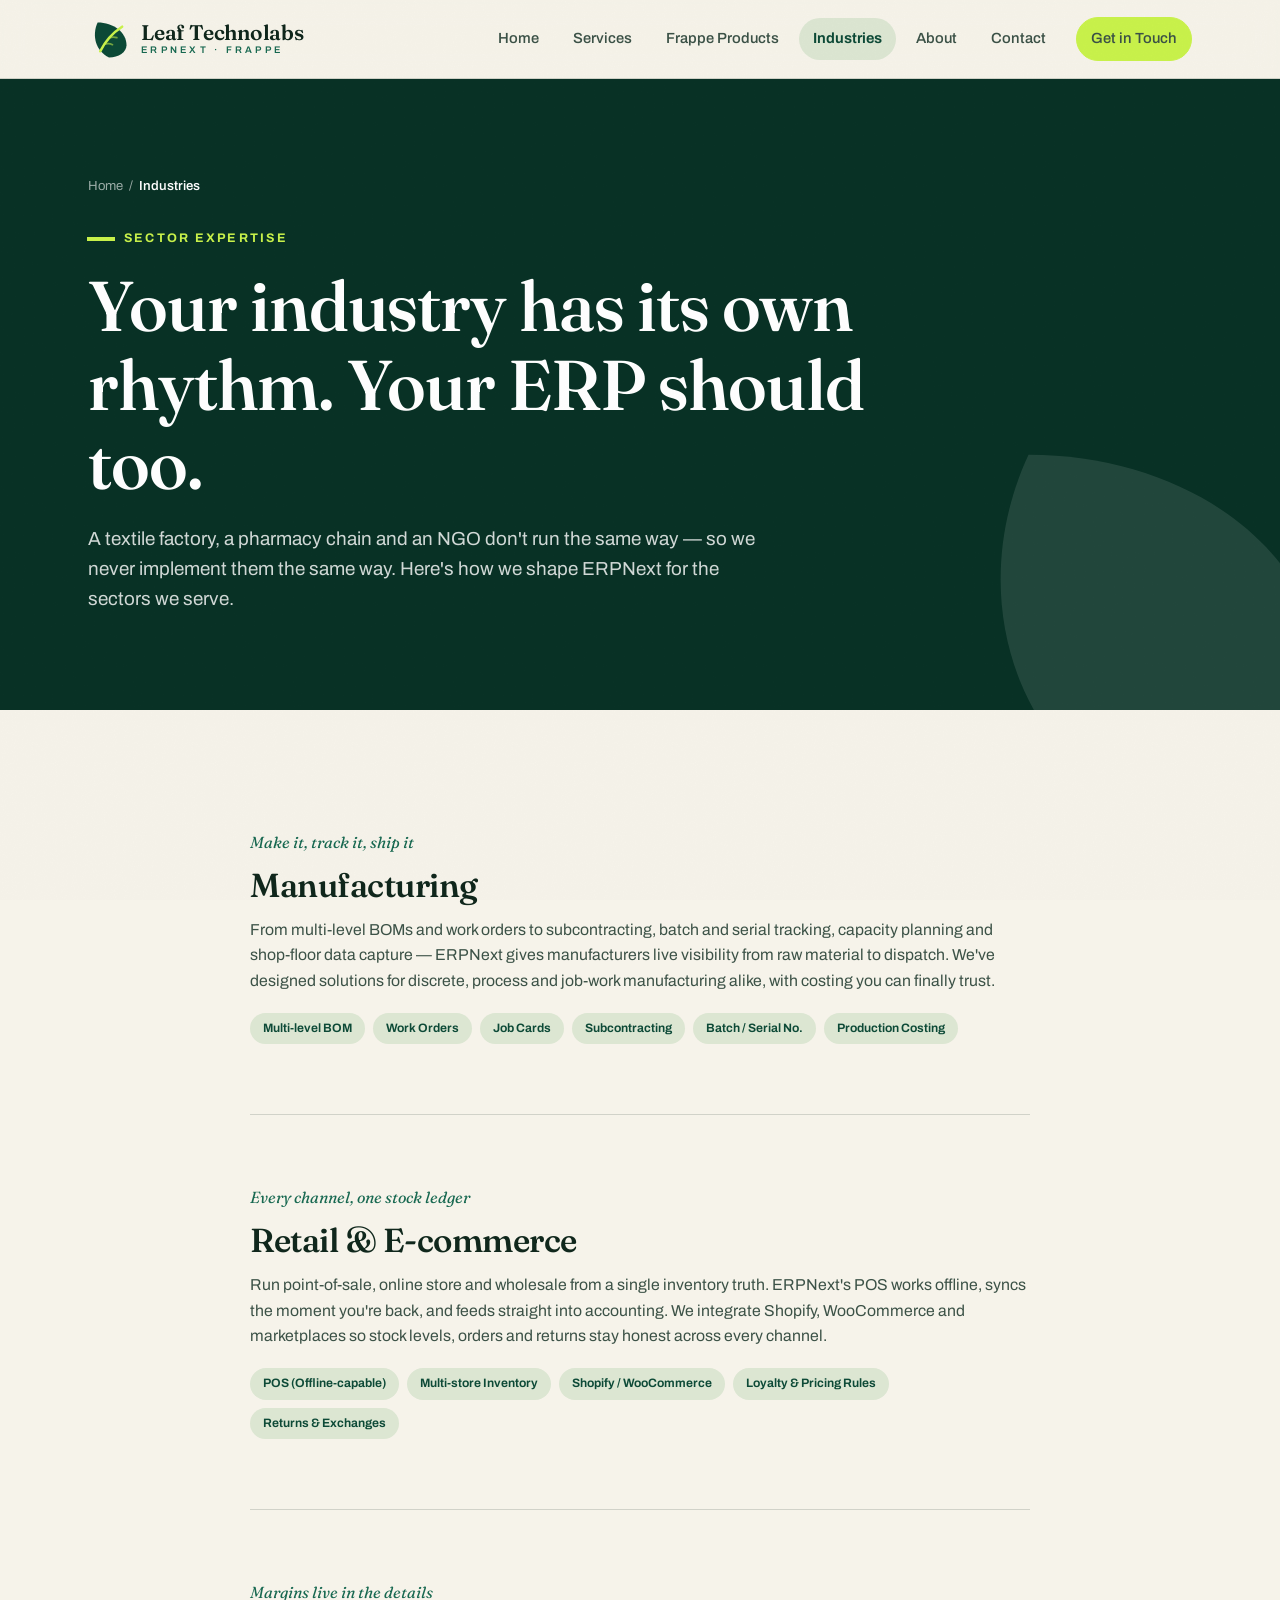
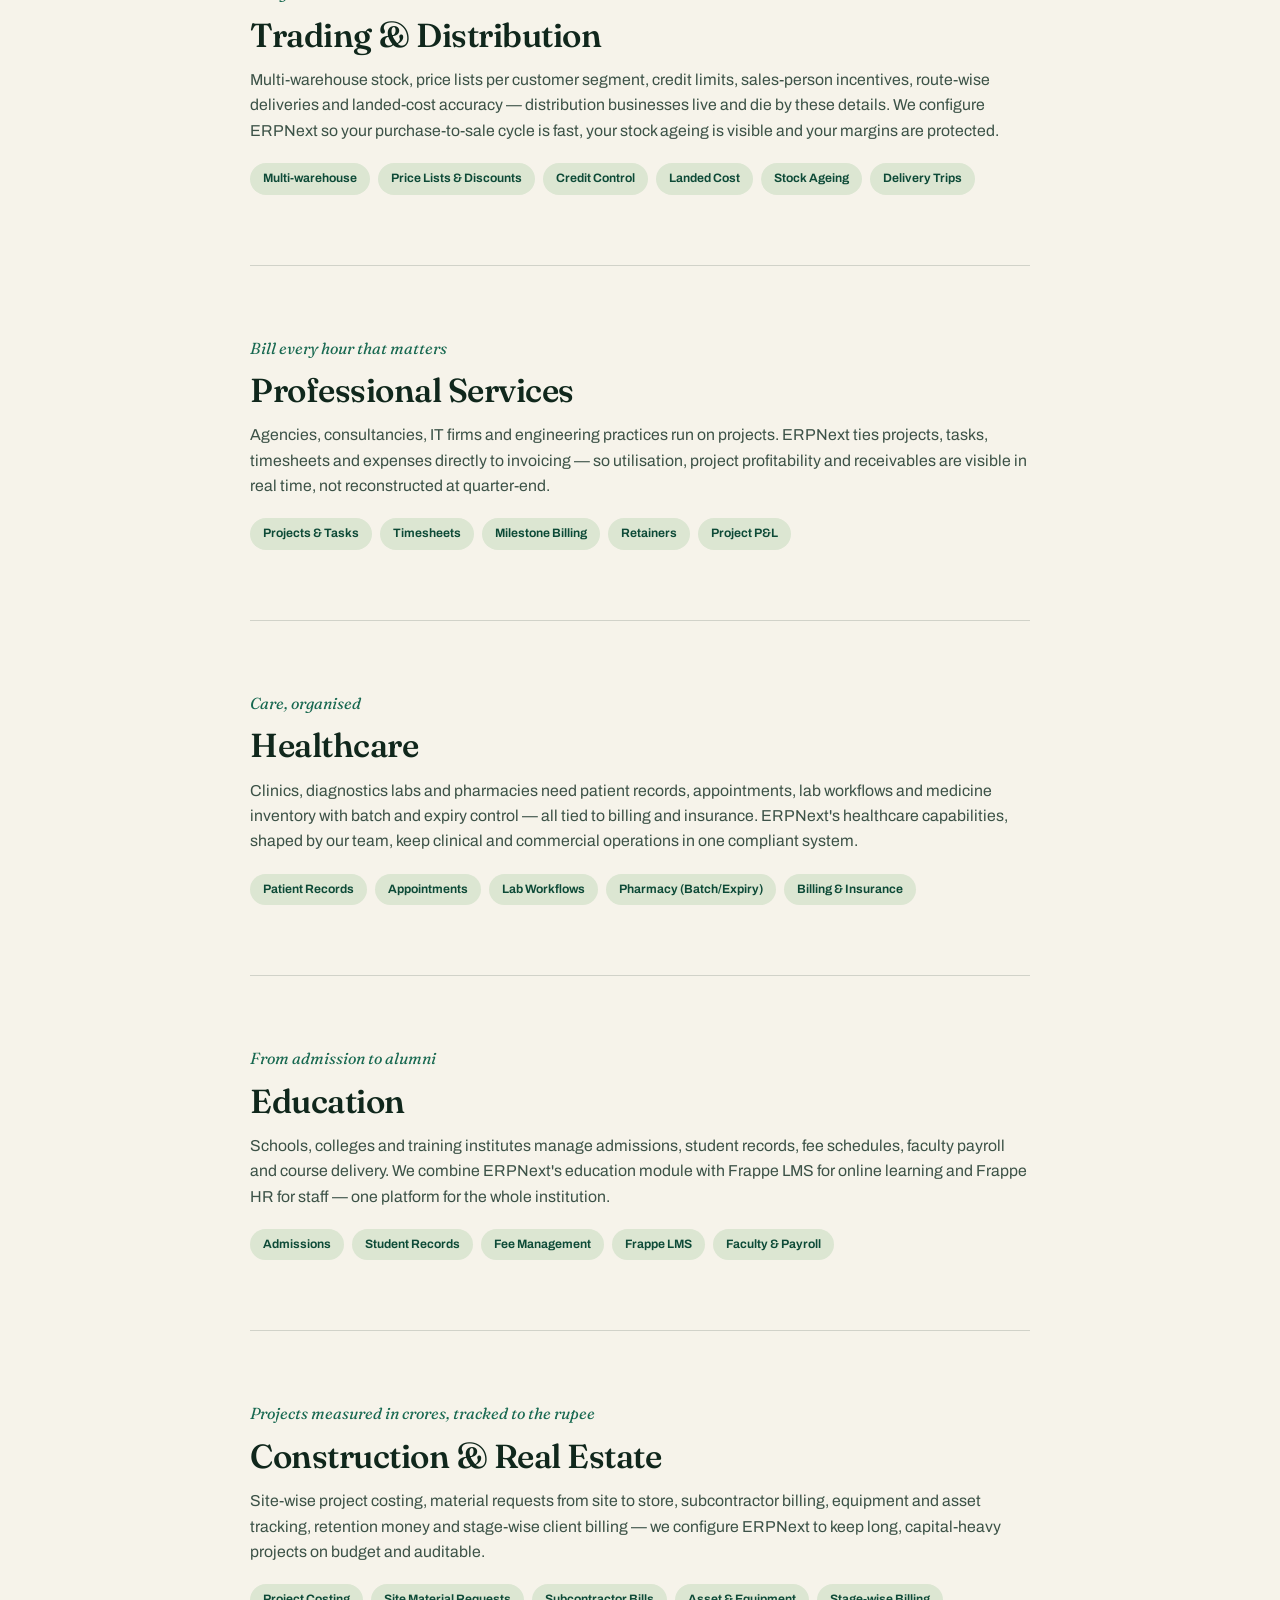
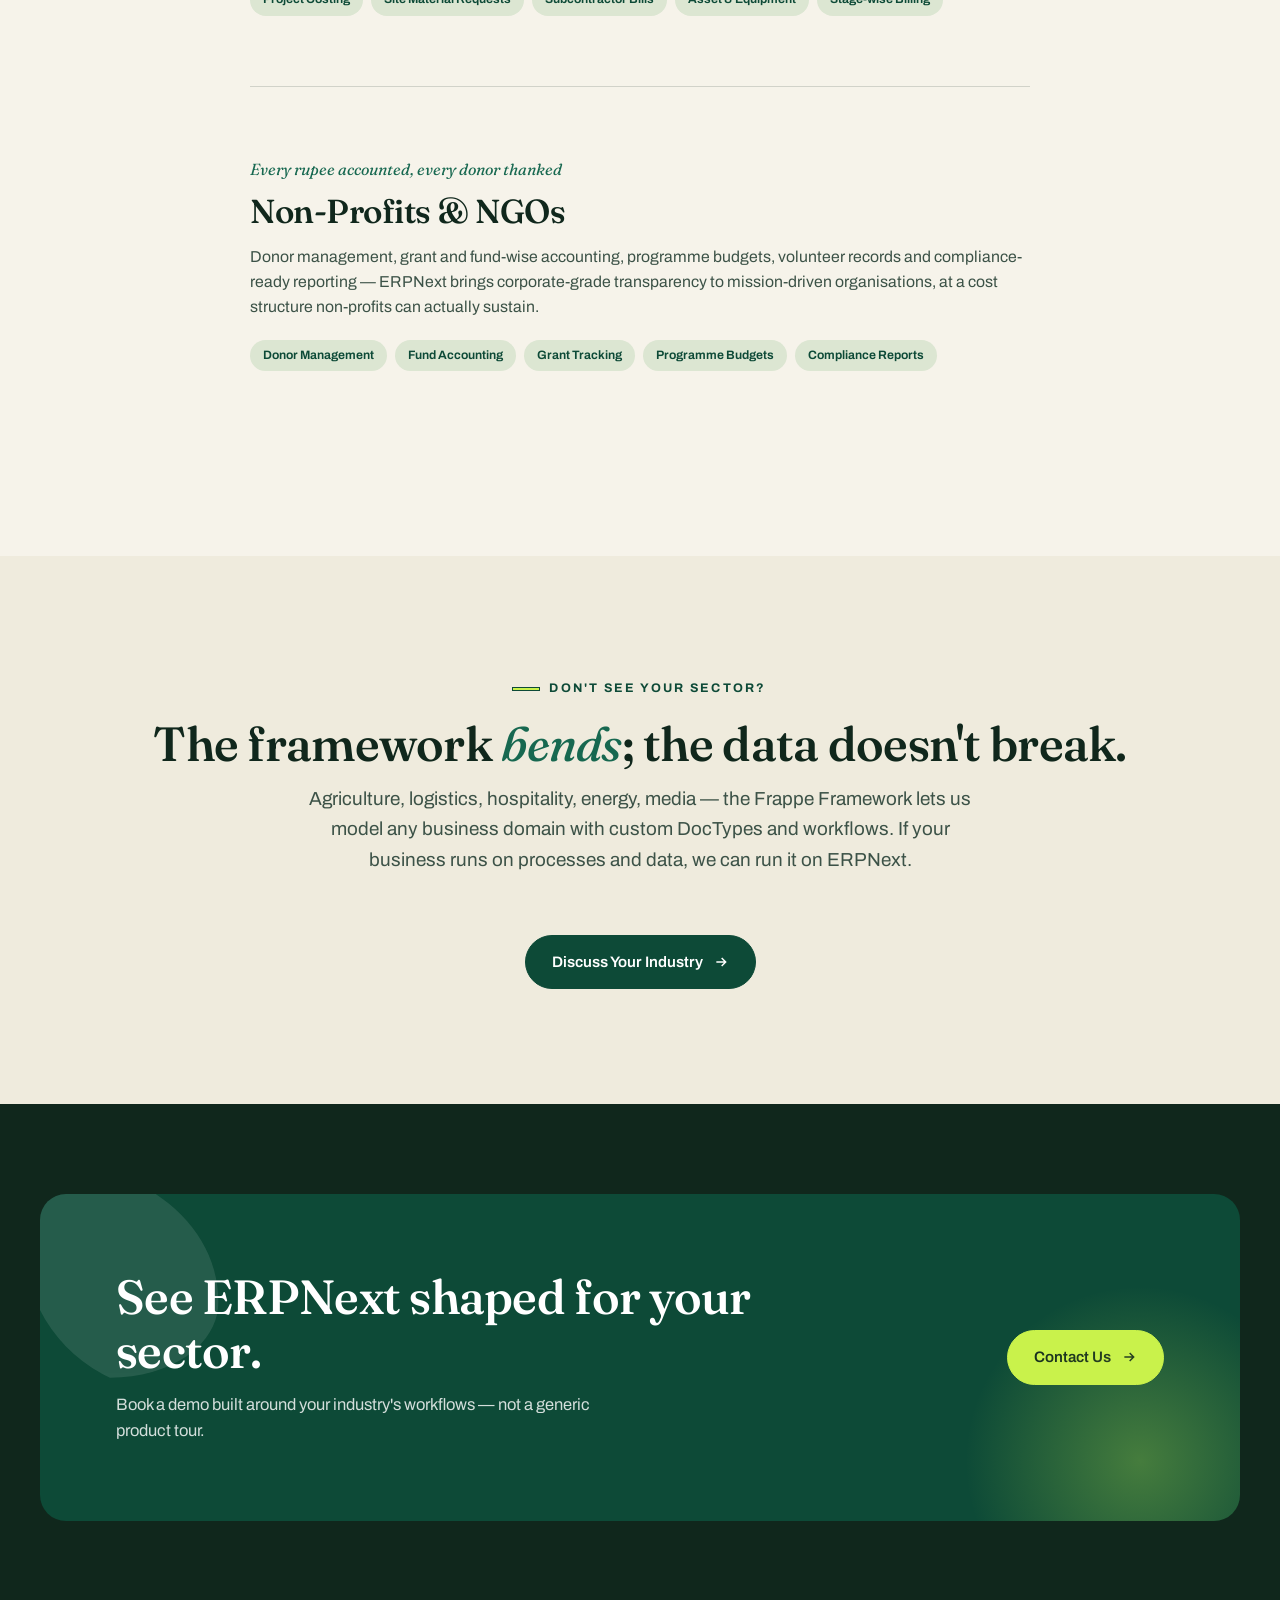
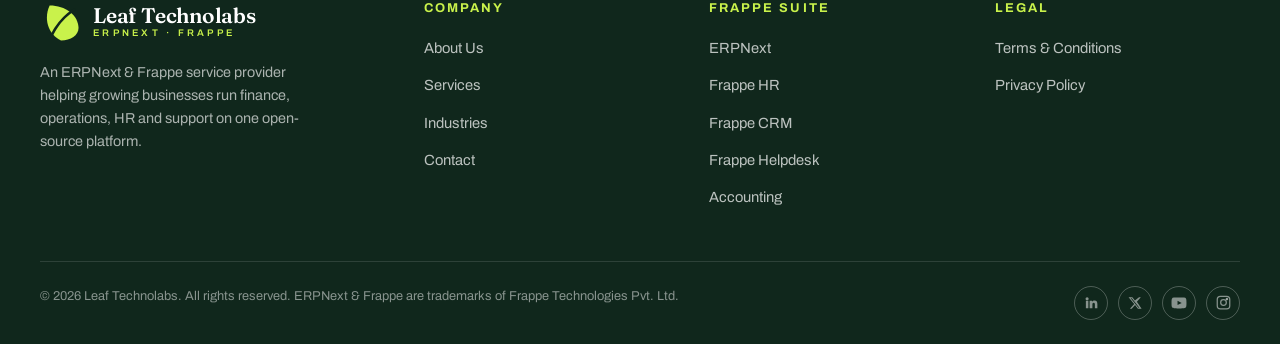
<file: industries.html>
<!DOCTYPE html>
<html lang="en">
<head>
<meta charset="UTF-8">
<meta name="viewport" content="width=device-width, initial-scale=1.0">
<title>Industries We Serve — ERPNext Solutions by Sector | Leaf Technolabs</title>
<meta name="description" content="ERPNext solutions tailored for manufacturing, retail, trading & distribution, professional services, healthcare, education, construction and non-profits.">
<link rel="preconnect" href="https://fonts.googleapis.com">
<link rel="preconnect" href="https://fonts.gstatic.com" crossorigin>
<link href="https://fonts.googleapis.com/css2?family=Fraunces:ital,opsz,wght@0,9..144,400..700;1,9..144,400..700&family=Archivo:ital,wght@0,400..800;1,400..800&display=swap" rel="stylesheet">
<link rel="stylesheet" href="assets/styles.css">
<link rel="icon" href="data:image/svg+xml,%3Csvg xmlns='http://www.w3.org/2000/svg' viewBox='0 0 48 48'%3E%3Cpath d='M24 45C9 38 4 20 11 5c18 0 33 11 33 26 0 8-9 14-20 14z' fill='%230D4A37'/%3E%3Cpath d='M14 38C19 28 28 17 39 10' stroke='%23C9F24B' stroke-width='3' fill='none' stroke-linecap='round'/%3E%3C/svg%3E">
</head>
<body>

<header class="site-header">
  <div class="wrap nav">
    <a href="index.html" class="logo" aria-label="Leaf Technolabs home">
      <svg width="42" height="42" viewBox="0 0 48 48" fill="none">
        <path d="M24 45C9 38 4 20 11 5c18 0 33 11 33 26 0 8-9 14-20 14z" fill="#0D4A37"/>
        <path d="M14 38C19 28 28 17 39 10" stroke="#C9F24B" stroke-width="3" stroke-linecap="round"/>
        <path d="M19 30c3-1 6-1 9 .5M24 23c3-1.5 6-1.5 9-.5" stroke="#C9F24B" stroke-width="2" stroke-linecap="round" opacity=".55"/>
      </svg>
      <span class="wordmark">Leaf Technolabs<small>ERPNext · Frappe</small></span>
    </a>
    <nav class="nav-links" aria-label="Primary">
      <a href="index.html">Home</a>
      <a href="services.html">Services</a>
      <a href="frappe-products.html">Frappe Products</a>
      <a href="industries.html" class="active">Industries</a>
      <a href="about.html">About</a>
      <a href="contact.html">Contact</a>
      <a href="contact.html" class="btn btn-lime nav-cta">Get in Touch</a>
    </nav>
    <button class="nav-toggle" aria-label="Menu"><span></span><span></span><span></span></button>
  </div>
</header>

<section class="page-hero">
  <svg class="page-hero-leaf" viewBox="0 0 48 48"><path d="M24 45C9 38 4 20 11 5c18 0 33 11 33 26 0 8-9 14-20 14z" fill="#fff"/></svg>
  <div class="wrap">
    <span class="crumb"><a href="index.html">Home</a> &nbsp;/&nbsp; <b>Industries</b></span>
    <span class="eyebrow">Sector expertise</span>
    <h1>Your industry has its own rhythm. Your ERP should too.</h1>
    <p class="lede">A textile factory, a pharmacy chain and an NGO don't run the same way — so we never implement them the same way. Here's how we shape ERPNext for the sectors we serve.</p>
  </div>
</section>

<section style="padding-top:clamp(30px,5vw,50px);">
  <div class="wrap">

    <div class="srv-row" id="manufacturing">
      <div class="reveal">
        <span class="kicker">Make it, track it, ship it</span>
        <h2>Manufacturing</h2>
        <p class="body">From multi-level BOMs and work orders to subcontracting, batch and serial tracking, capacity planning and shop-floor data capture — ERPNext gives manufacturers live visibility from raw material to dispatch. We've designed solutions for discrete, process and job-work manufacturing alike, with costing you can finally trust.</p>
        <div class="srv-tags"><span>Multi-level BOM</span><span>Work Orders</span><span>Job Cards</span><span>Subcontracting</span><span>Batch / Serial No.</span><span>Production Costing</span></div>
      </div>
      
    </div>

    <div class="srv-row" id="retail">
      <div class="reveal">
        <span class="kicker">Every channel, one stock ledger</span>
        <h2>Retail &amp; E-commerce</h2>
        <p class="body">Run point-of-sale, online store and wholesale from a single inventory truth. ERPNext's POS works offline, syncs the moment you're back, and feeds straight into accounting. We integrate Shopify, WooCommerce and marketplaces so stock levels, orders and returns stay honest across every channel.</p>
        <div class="srv-tags"><span>POS (Offline-capable)</span><span>Multi-store Inventory</span><span>Shopify / WooCommerce</span><span>Loyalty &amp; Pricing Rules</span><span>Returns &amp; Exchanges</span></div>
      </div>
      
    </div>

    <div class="srv-row" id="trading">
      <div class="reveal">
        <span class="kicker">Margins live in the details</span>
        <h2>Trading &amp; Distribution</h2>
        <p class="body">Multi-warehouse stock, price lists per customer segment, credit limits, sales-person incentives, route-wise deliveries and landed-cost accuracy — distribution businesses live and die by these details. We configure ERPNext so your purchase-to-sale cycle is fast, your stock ageing is visible and your margins are protected.</p>
        <div class="srv-tags"><span>Multi-warehouse</span><span>Price Lists &amp; Discounts</span><span>Credit Control</span><span>Landed Cost</span><span>Stock Ageing</span><span>Delivery Trips</span></div>
      </div>
      
    </div>

    <div class="srv-row" id="services">
      <div class="reveal">
        <span class="kicker">Bill every hour that matters</span>
        <h2>Professional Services</h2>
        <p class="body">Agencies, consultancies, IT firms and engineering practices run on projects. ERPNext ties projects, tasks, timesheets and expenses directly to invoicing — so utilisation, project profitability and receivables are visible in real time, not reconstructed at quarter-end.</p>
        <div class="srv-tags"><span>Projects &amp; Tasks</span><span>Timesheets</span><span>Milestone Billing</span><span>Retainers</span><span>Project P&amp;L</span></div>
      </div>
      
    </div>

    <div class="srv-row" id="healthcare">
      <div class="reveal">
        <span class="kicker">Care, organised</span>
        <h2>Healthcare</h2>
        <p class="body">Clinics, diagnostics labs and pharmacies need patient records, appointments, lab workflows and medicine inventory with batch and expiry control — all tied to billing and insurance. ERPNext's healthcare capabilities, shaped by our team, keep clinical and commercial operations in one compliant system.</p>
        <div class="srv-tags"><span>Patient Records</span><span>Appointments</span><span>Lab Workflows</span><span>Pharmacy (Batch/Expiry)</span><span>Billing &amp; Insurance</span></div>
      </div>
      
    </div>

    <div class="srv-row" id="education">
      <div class="reveal">
        <span class="kicker">From admission to alumni</span>
        <h2>Education</h2>
        <p class="body">Schools, colleges and training institutes manage admissions, student records, fee schedules, faculty payroll and course delivery. We combine ERPNext's education module with Frappe LMS for online learning and Frappe HR for staff — one platform for the whole institution.</p>
        <div class="srv-tags"><span>Admissions</span><span>Student Records</span><span>Fee Management</span><span>Frappe LMS</span><span>Faculty &amp; Payroll</span></div>
      </div>
      
    </div>

    <div class="srv-row" id="construction">
      <div class="reveal">
        <span class="kicker">Projects measured in crores, tracked to the rupee</span>
        <h2>Construction &amp; Real Estate</h2>
        <p class="body">Site-wise project costing, material requests from site to store, subcontractor billing, equipment and asset tracking, retention money and stage-wise client billing — we configure ERPNext to keep long, capital-heavy projects on budget and auditable.</p>
        <div class="srv-tags"><span>Project Costing</span><span>Site Material Requests</span><span>Subcontractor Bills</span><span>Asset &amp; Equipment</span><span>Stage-wise Billing</span></div>
      </div>
      
    </div>

    <div class="srv-row" id="nonprofit">
      <div class="reveal">
        <span class="kicker">Every rupee accounted, every donor thanked</span>
        <h2>Non-Profits &amp; NGOs</h2>
        <p class="body">Donor management, grant and fund-wise accounting, programme budgets, volunteer records and compliance-ready reporting — ERPNext brings corporate-grade transparency to mission-driven organisations, at a cost structure non-profits can actually sustain.</p>
        <div class="srv-tags"><span>Donor Management</span><span>Fund Accounting</span><span>Grant Tracking</span><span>Programme Budgets</span><span>Compliance Reports</span></div>
      </div>
      
    </div>

  </div>
</section>

<section class="band-alt">
  <div class="wrap">
    <div class="sec-head center reveal">
      <span class="eyebrow">Don't see your sector?</span>
      <h2>The framework <em class="tilt">bends</em>; the data doesn't break.</h2>
      <p class="lede">Agriculture, logistics, hospitality, energy, media — the Frappe Framework lets us model any business domain with custom DocTypes and workflows. If your business runs on processes and data, we can run it on ERPNext.</p>
    </div>
    <div style="text-align:center;" class="reveal">
      <a href="contact.html" class="btn btn-solid">Discuss Your Industry
        <svg width="16" height="16" viewBox="0 0 24 24" fill="none" stroke="currentColor" stroke-width="2.2"><path d="M5 12h14M13 6l6 6-6 6"/></svg>
      </a>
    </div>
  </div>
</section>

<footer class="site-footer">
  <div class="wrap footer-cta-wrap">
    <div class="cta-band reveal">
      <svg class="cta-leaf" viewBox="0 0 48 48"><path d="M24 45C9 38 4 20 11 5c18 0 33 11 33 26 0 8-9 14-20 14z" fill="#fff"/></svg>
      <div>
        <h2>See ERPNext shaped for your sector.</h2>
        <p>Book a demo built around your industry's workflows — not a generic product tour.</p>
      </div>
      <div class="actions">
        <a href="contact.html" class="btn btn-lime">Contact Us
          <svg width="16" height="16" viewBox="0 0 24 24" fill="none" stroke="currentColor" stroke-width="2.2"><path d="M5 12h14M13 6l6 6-6 6"/></svg>
        </a>
      </div>
    </div>
  </div>

  <div class="wrap footer-main">
    <div>
      <a href="index.html" class="logo">
        <svg width="42" height="42" viewBox="0 0 48 48" fill="none">
          <path d="M24 45C9 38 4 20 11 5c18 0 33 11 33 26 0 8-9 14-20 14z" fill="#C9F24B"/>
          <path d="M14 38C19 28 28 17 39 10" stroke="#10271C" stroke-width="3" stroke-linecap="round"/>
        </svg>
        <span class="wordmark">Leaf Technolabs<small>ERPNext · Frappe</small></span>
      </a>
      <p class="about-blurb">An ERPNext &amp; Frappe service provider helping growing businesses run finance, operations, HR and support on one open-source platform.</p>
    </div>
    <div class="f-col">
      <h4>Company</h4>
      <ul>
        <li><a href="about.html">About Us</a></li>
        <li><a href="services.html">Services</a></li>
        <li><a href="industries.html">Industries</a></li>
        <li><a href="contact.html">Contact</a></li>
      </ul>
    </div>
    <div class="f-col">
      <h4>Frappe Suite</h4>
      <ul>
        <li><a href="frappe-products.html#erpnext">ERPNext</a></li>
        <li><a href="frappe-products.html#hr">Frappe HR</a></li>
        <li><a href="frappe-products.html#crm">Frappe CRM</a></li>
        <li><a href="frappe-products.html#helpdesk">Frappe Helpdesk</a></li>
        <li><a href="frappe-products.html#accounting">Accounting</a></li>
      </ul>
    </div>
    <div class="f-col">
      <h4>Legal</h4>
      <ul>
        <li><a href="tnc.html">Terms &amp; Conditions</a></li>
        <li><a href="privacy-policy.html">Privacy Policy</a></li>
      </ul>
    </div>
  </div>

  <div class="wrap footer-bottom">
    <span>© <span data-year></span> Leaf Technolabs. All rights reserved. ERPNext &amp; Frappe are trademarks of Frappe Technologies Pvt. Ltd.</span>
    <div class="socials">
      <a href="https://www.linkedin.com/company/leaf-technolabs" target="_blank" rel="noopener noreferrer" aria-label="LinkedIn"><svg width="15" height="15" viewBox="0 0 24 24" fill="currentColor"><path d="M4.98 3.5a2.5 2.5 0 11-.02 5 2.5 2.5 0 01.02-5zM3 9h4v12H3zM9 9h3.8v1.7h.05c.53-1 1.83-2.05 3.77-2.05 4.03 0 4.78 2.65 4.78 6.1V21h-4v-5.5c0-1.3-.02-3-1.83-3-1.84 0-2.12 1.43-2.12 2.9V21H9z"/></svg></a>
      <a href="#" aria-label="X / Twitter"><svg width="14" height="14" viewBox="0 0 24 24" fill="currentColor"><path d="M18.9 2H22l-6.8 7.8L23.3 22h-6.3l-4.9-6.4L6.4 22H3.3l7.3-8.3L1 2h6.4l4.4 5.9zm-1.1 18h1.7L6.5 3.9H4.6z"/></svg></a>
      <a href="#" aria-label="YouTube"><svg width="16" height="16" viewBox="0 0 24 24" fill="currentColor"><path d="M23 7.2s-.2-1.6-.9-2.3c-.9-.9-1.9-.9-2.4-1C16.4 3.6 12 3.6 12 3.6s-4.4 0-7.7.3c-.5.1-1.5.1-2.4 1-.7.7-.9 2.3-.9 2.3S.8 9.1.8 11v1.8c0 1.9.2 3.8.2 3.8s.2 1.6.9 2.3c.9.9 2.1.9 2.6 1 1.9.2 7.5.3 7.5.3s4.4 0 7.7-.3c.5-.1 1.5-.1 2.4-1 .7-.7.9-2.3.9-2.3s.2-1.9.2-3.8V11c0-1.9-.2-3.8-.2-3.8zM9.8 15.1V8.6l6.3 3.3z"/></svg></a>
      <a href="#" aria-label="Instagram"><svg width="15" height="15" viewBox="0 0 24 24" fill="none" stroke="currentColor" stroke-width="2"><rect x="2" y="2" width="20" height="20" rx="5"/><circle cx="12" cy="12" r="4.5"/><circle cx="17.5" cy="6.5" r="1" fill="currentColor"/></svg></a>
    </div>
  </div>
</footer>

<script src="assets/script.js"></script>
</body>
</html>
</file>
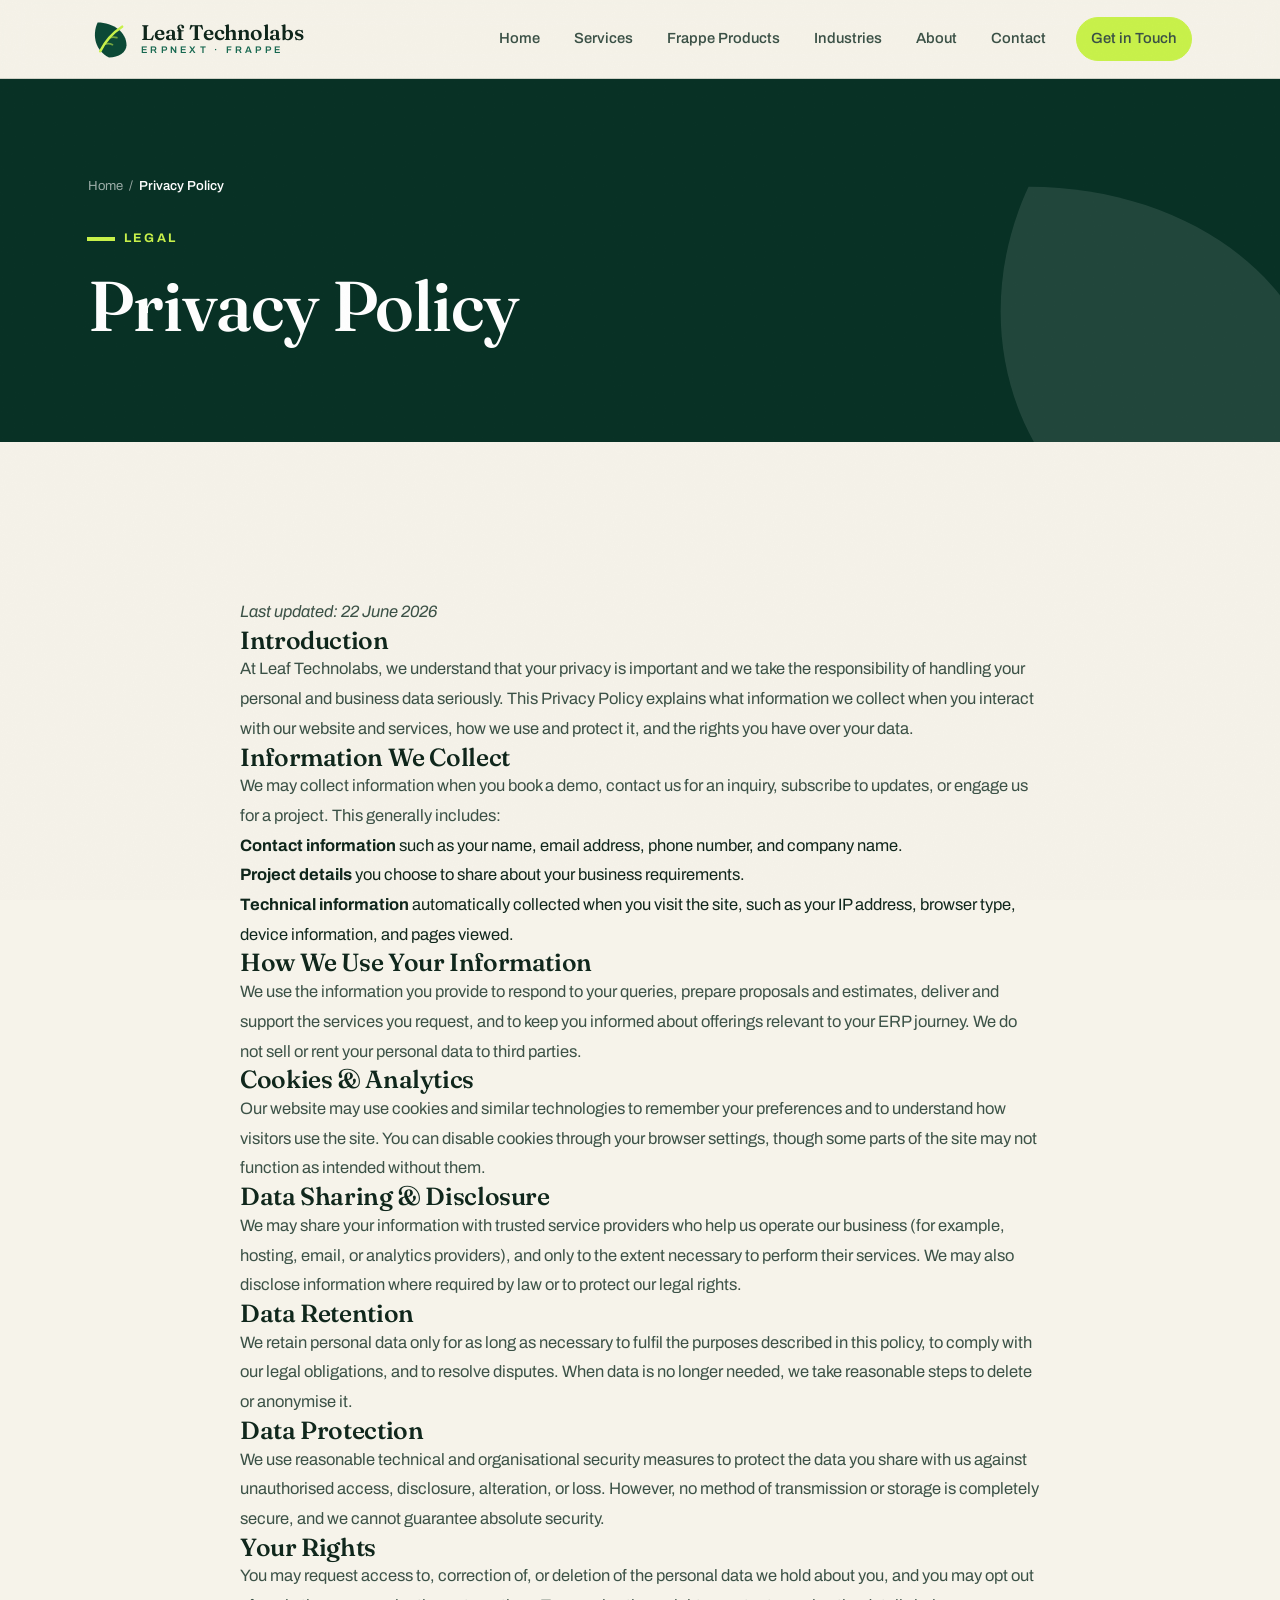
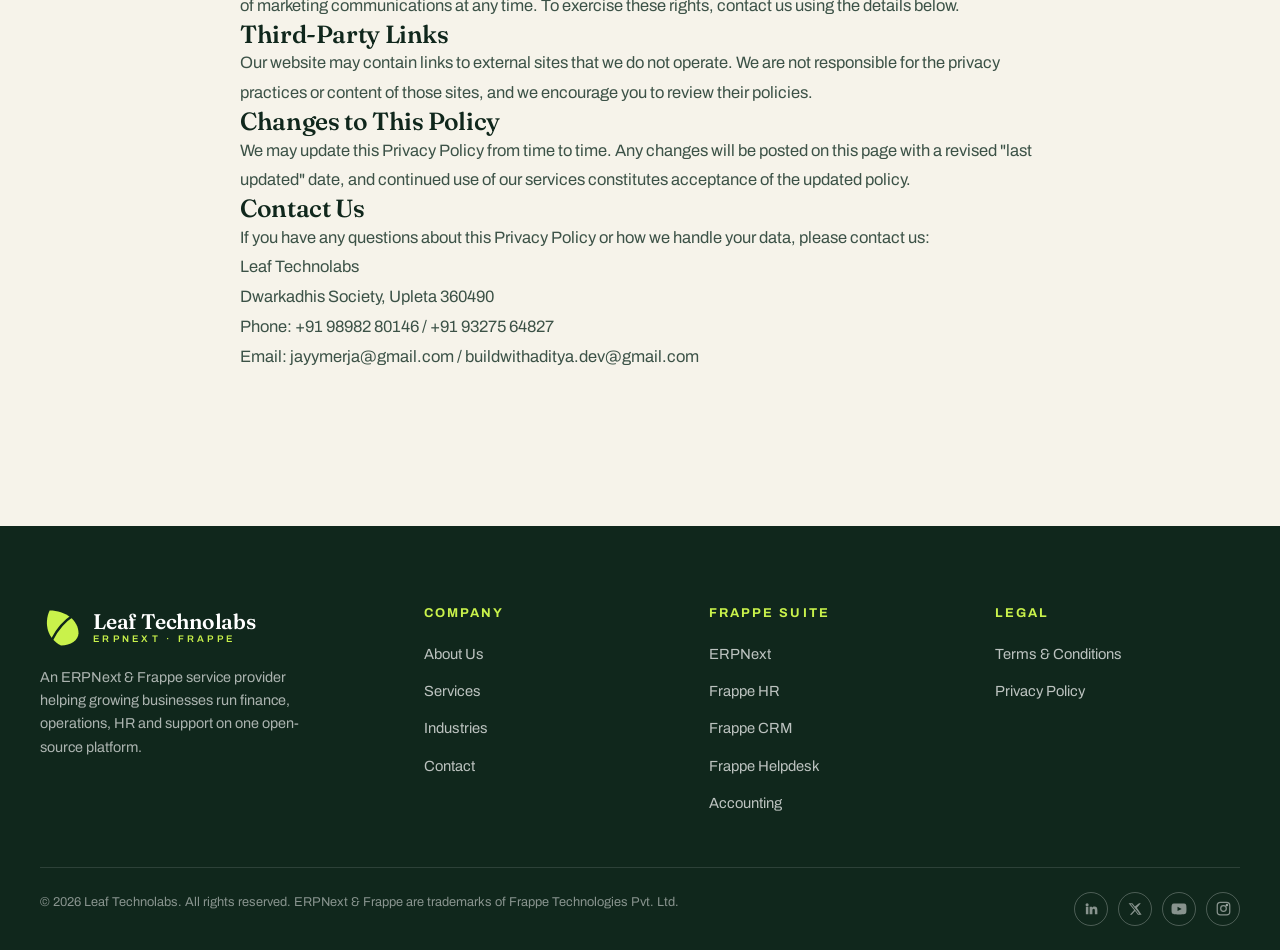
<file: privacy-policy.html>
<!DOCTYPE html>
<html lang="en">
<head>
<meta charset="UTF-8">
<meta name="viewport" content="width=device-width, initial-scale=1.0">
<title>Privacy Policy - Leaf Technolabs</title>
<meta name="description" content="Privacy Policy for Leaf Technolabs">
<link rel="preconnect" href="https://fonts.googleapis.com">
<link rel="preconnect" href="https://fonts.gstatic.com" crossorigin>
<link href="https://fonts.googleapis.com/css2?family=Fraunces:ital,opsz,wght@0,9..144,400..700;1,9..144,400..700&family=Archivo:ital,wght@0,400..800;1,400..800&display=swap" rel="stylesheet">
<link rel="stylesheet" href="assets/styles.css">
<link rel="icon" href="data:image/svg+xml,%3Csvg xmlns='http://www.w3.org/2000/svg' viewBox='0 0 48 48'%3E%3Cpath d='M24 45C9 38 4 20 11 5c18 0 33 11 33 26 0 8-9 14-20 14z' fill='%230D4A37'/%3E%3Cpath d='M14 38C19 28 28 17 39 10' stroke='%23C9F24B' stroke-width='3' fill='none' stroke-linecap='round'/%3E%3C/svg%3E">
</head>
<body>

<header class="site-header">
  <div class="wrap nav">
    <a href="index.html" class="logo" aria-label="Leaf Technolabs home">
      <svg width="42" height="42" viewBox="0 0 48 48" fill="none">
        <path d="M24 45C9 38 4 20 11 5c18 0 33 11 33 26 0 8-9 14-20 14z" fill="#0D4A37"/>
        <path d="M14 38C19 28 28 17 39 10" stroke="#C9F24B" stroke-width="3" stroke-linecap="round"/>
        <path d="M19 30c3-1 6-1 9 .5M24 23c3-1.5 6-1.5 9-.5" stroke="#C9F24B" stroke-width="2" stroke-linecap="round" opacity=".55"/>
      </svg>
      <span class="wordmark">Leaf Technolabs<small>ERPNext · Frappe</small></span>
    </a>
    <nav class="nav-links" aria-label="Primary">
      <a href="index.html">Home</a>
      <a href="services.html">Services</a>
      <a href="frappe-products.html">Frappe Products</a>
      <a href="industries.html">Industries</a>
      <a href="about.html">About</a>
      <a href="contact.html">Contact</a>
      <a href="contact.html" class="btn btn-lime nav-cta">Get in Touch</a>
    </nav>
    <button class="nav-toggle" aria-label="Menu"><span></span><span></span><span></span></button>
  </div>
</header>

<section class="page-hero">
  <svg class="page-hero-leaf" viewBox="0 0 48 48"><path d="M24 45C9 38 4 20 11 5c18 0 33 11 33 26 0 8-9 14-20 14z" fill="#fff"/></svg>
  <div class="wrap">
    <span class="crumb"><a href="index.html">Home</a> &nbsp;/&nbsp; <b>Privacy Policy</b></span>
    <span class="eyebrow">Legal</span>
    <h1>Privacy Policy</h1>
  </div>
</section>

<section>
  <div class="wrap" style="max-width:800px; margin:0 auto; padding: 40px 0; line-height:1.8;">

<p><em>Last updated: 22 June 2026</em></p>

<h3>Introduction</h3>
<p>At Leaf Technolabs, we understand that your privacy is important and we take the responsibility of handling your personal and business data seriously. This Privacy Policy explains what information we collect when you interact with our website and services, how we use and protect it, and the rights you have over your data.</p>

<h3>Information We Collect</h3>
<p>We may collect information when you book a demo, contact us for an inquiry, subscribe to updates, or engage us for a project. This generally includes:</p>
<ul>
  <li><strong>Contact information</strong> such as your name, email address, phone number, and company name.</li>
  <li><strong>Project details</strong> you choose to share about your business requirements.</li>
  <li><strong>Technical information</strong> automatically collected when you visit the site, such as your IP address, browser type, device information, and pages viewed.</li>
</ul>

<h3>How We Use Your Information</h3>
<p>We use the information you provide to respond to your queries, prepare proposals and estimates, deliver and support the services you request, and to keep you informed about offerings relevant to your ERP journey. We do not sell or rent your personal data to third parties.</p>

<h3>Cookies &amp; Analytics</h3>
<p>Our website may use cookies and similar technologies to remember your preferences and to understand how visitors use the site. You can disable cookies through your browser settings, though some parts of the site may not function as intended without them.</p>

<h3>Data Sharing &amp; Disclosure</h3>
<p>We may share your information with trusted service providers who help us operate our business (for example, hosting, email, or analytics providers), and only to the extent necessary to perform their services. We may also disclose information where required by law or to protect our legal rights.</p>

<h3>Data Retention</h3>
<p>We retain personal data only for as long as necessary to fulfil the purposes described in this policy, to comply with our legal obligations, and to resolve disputes. When data is no longer needed, we take reasonable steps to delete or anonymise it.</p>

<h3>Data Protection</h3>
<p>We use reasonable technical and organisational security measures to protect the data you share with us against unauthorised access, disclosure, alteration, or loss. However, no method of transmission or storage is completely secure, and we cannot guarantee absolute security.</p>

<h3>Your Rights</h3>
<p>You may request access to, correction of, or deletion of the personal data we hold about you, and you may opt out of marketing communications at any time. To exercise these rights, contact us using the details below.</p>

<h3>Third-Party Links</h3>
<p>Our website may contain links to external sites that we do not operate. We are not responsible for the privacy practices or content of those sites, and we encourage you to review their policies.</p>

<h3>Changes to This Policy</h3>
<p>We may update this Privacy Policy from time to time. Any changes will be posted on this page with a revised "last updated" date, and continued use of our services constitutes acceptance of the updated policy.</p>

<h3>Contact Us</h3>
<p>If you have any questions about this Privacy Policy or how we handle your data, please contact us:</p>
<p>
  Leaf Technolabs<br>
  Dwarkadhis Society, Upleta 360490<br>
  Phone: <a href="tel:+919898280146">+91 98982 80146</a> / <a href="tel:+919327564827">+91 93275 64827</a><br>
  Email: <a href="mailto:jayymerja@gmail.com">jayymerja@gmail.com</a> / <a href="mailto:buildwithaditya.dev@gmail.com">buildwithaditya.dev@gmail.com</a>
</p>

  </div>
</section>

<footer class="site-footer">
  <div class="wrap footer-main" style="padding-top:clamp(50px,7vw,80px);">
    <div>
      <a href="index.html" class="logo">
        <svg width="42" height="42" viewBox="0 0 48 48" fill="none">
          <path d="M24 45C9 38 4 20 11 5c18 0 33 11 33 26 0 8-9 14-20 14z" fill="#C9F24B"/>
          <path d="M14 38C19 28 28 17 39 10" stroke="#10271C" stroke-width="3" stroke-linecap="round"/>
        </svg>
        <span class="wordmark">Leaf Technolabs<small>ERPNext · Frappe</small></span>
      </a>
      <p class="about-blurb">An ERPNext &amp; Frappe service provider helping growing businesses run finance, operations, HR and support on one open-source platform.</p>
    </div>
    <div class="f-col">
      <h4>Company</h4>
      <ul>
        <li><a href="about.html">About Us</a></li>
        <li><a href="services.html">Services</a></li>
        <li><a href="industries.html">Industries</a></li>
        <li><a href="contact.html">Contact</a></li>
      </ul>
    </div>
    <div class="f-col">
      <h4>Frappe Suite</h4>
      <ul>
        <li><a href="frappe-products.html#erpnext">ERPNext</a></li>
        <li><a href="frappe-products.html#hr">Frappe HR</a></li>
        <li><a href="frappe-products.html#crm">Frappe CRM</a></li>
        <li><a href="frappe-products.html#helpdesk">Frappe Helpdesk</a></li>
        <li><a href="frappe-products.html#accounting">Accounting</a></li>
      </ul>
    </div>
    <div class="f-col">
      <h4>Legal</h4>
      <ul>
        <li><a href="tnc.html">Terms &amp; Conditions</a></li>
        <li><a href="privacy-policy.html">Privacy Policy</a></li>
      </ul>
    </div>
  </div>

  <div class="wrap footer-bottom">
    <span>© <span data-year></span> Leaf Technolabs. All rights reserved. ERPNext &amp; Frappe are trademarks of Frappe Technologies Pvt. Ltd.</span>
    <div class="socials">
      <a href="https://www.linkedin.com/company/leaf-technolabs" target="_blank" rel="noopener noreferrer" aria-label="LinkedIn"><svg width="15" height="15" viewBox="0 0 24 24" fill="currentColor"><path d="M4.98 3.5a2.5 2.5 0 11-.02 5 2.5 2.5 0 01.02-5zM3 9h4v12H3zM9 9h3.8v1.7h.05c.53-1 1.83-2.05 3.77-2.05 4.03 0 4.78 2.65 4.78 6.1V21h-4v-5.5c0-1.3-.02-3-1.83-3-1.84 0-2.12 1.43-2.12 2.9V21H9z"/></svg></a>
      <a href="#" aria-label="X / Twitter"><svg width="14" height="14" viewBox="0 0 24 24" fill="currentColor"><path d="M18.9 2H22l-6.8 7.8L23.3 22h-6.3l-4.9-6.4L6.4 22H3.3l7.3-8.3L1 2h6.4l4.4 5.9zm-1.1 18h1.7L6.5 3.9H4.6z"/></svg></a>
      <a href="#" aria-label="YouTube"><svg width="16" height="16" viewBox="0 0 24 24" fill="currentColor"><path d="M23 7.2s-.2-1.6-.9-2.3c-.9-.9-1.9-.9-2.4-1C16.4 3.6 12 3.6 12 3.6s-4.4 0-7.7.3c-.5.1-1.5.1-2.4 1-.7.7-.9 2.3-.9 2.3S.8 9.1.8 11v1.8c0 1.9.2 3.8.2 3.8s.2 1.6.9 2.3c.9.9 2.1.9 2.6 1 1.9.2 7.5.3 7.5.3s4.4 0 7.7-.3c.5-.1 1.5-.1 2.4-1 .7-.7.9-2.3.9-2.3s.2-1.9.2-3.8V11c0-1.9-.2-3.8-.2-3.8zM9.8 15.1V8.6l6.3 3.3z"/></svg></a>
      <a href="#" aria-label="Instagram"><svg width="15" height="15" viewBox="0 0 24 24" fill="none" stroke="currentColor" stroke-width="2"><rect x="2" y="2" width="20" height="20" rx="5"/><circle cx="12" cy="12" r="4.5"/><circle cx="17.5" cy="6.5" r="1" fill="currentColor"/></svg></a>
    </div>
  </div>
</footer>

<script src="assets/script.js"></script>
</body>
</html>
</file>
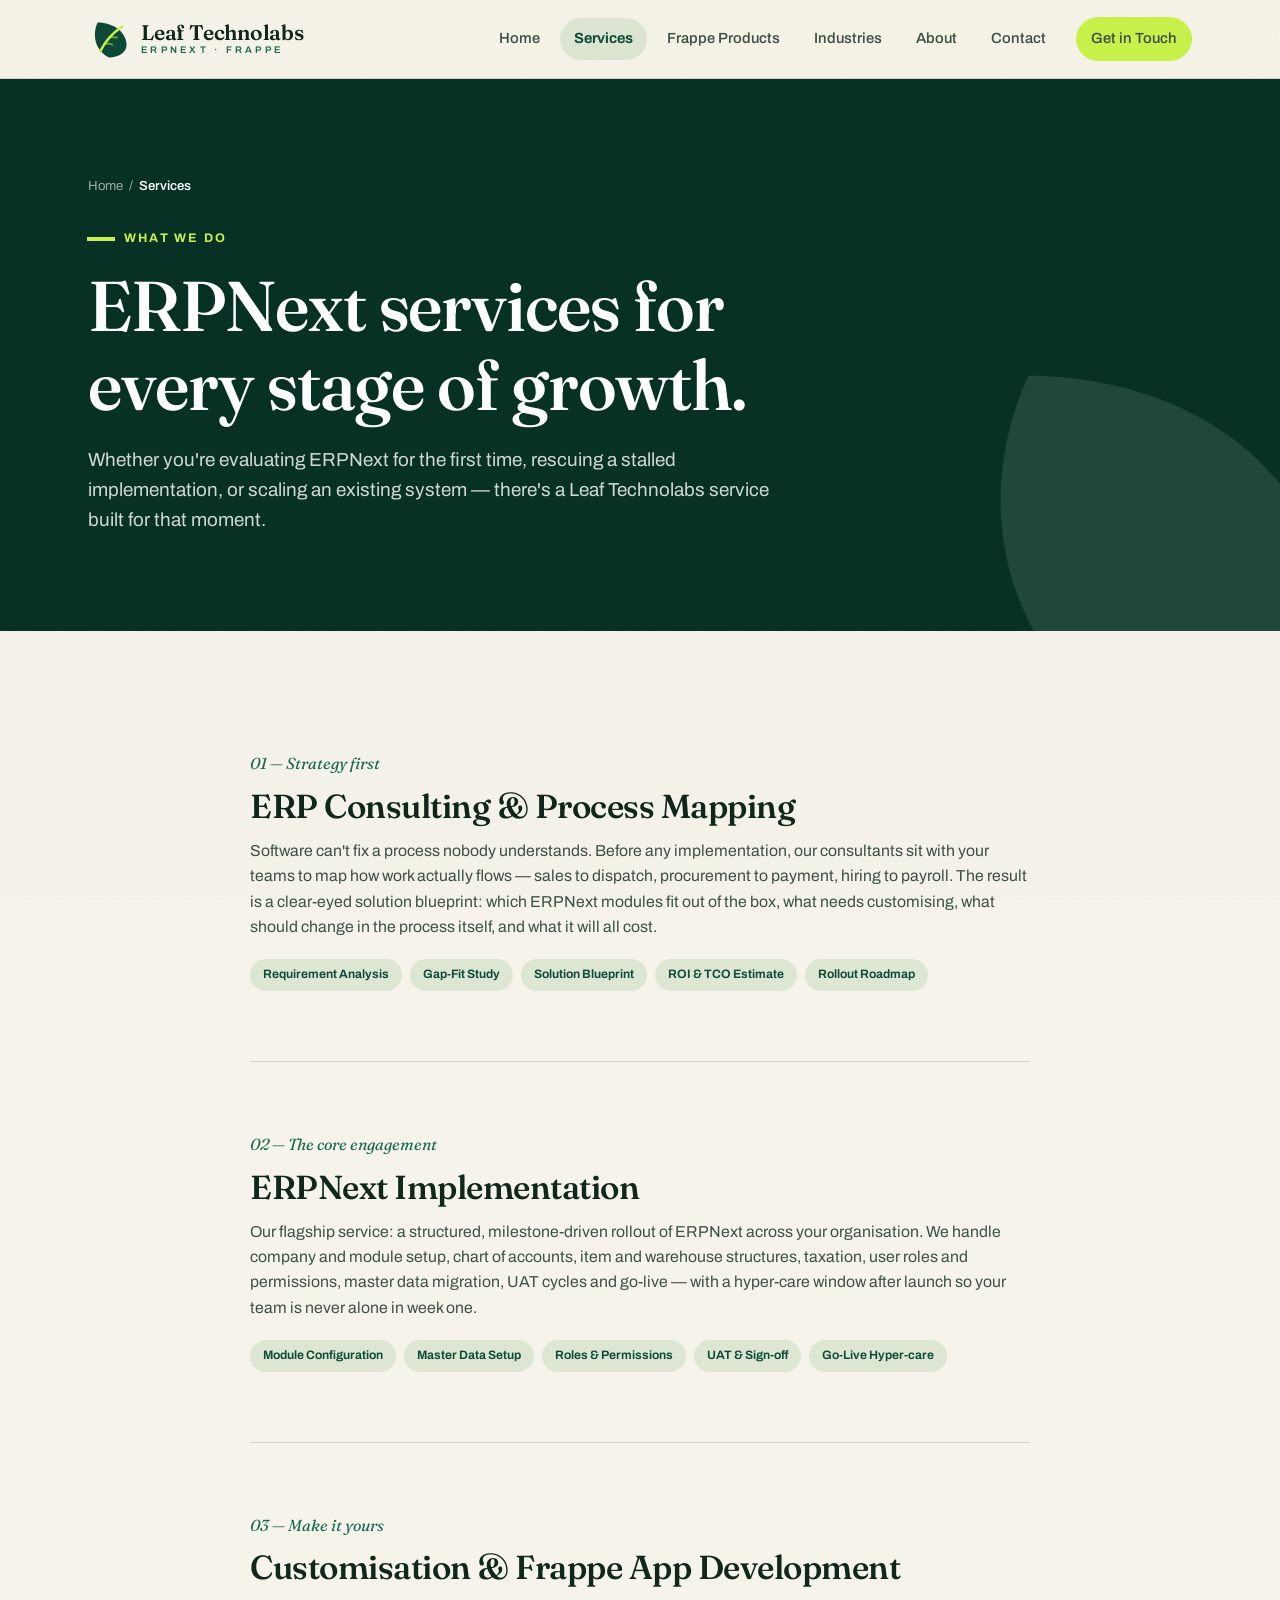
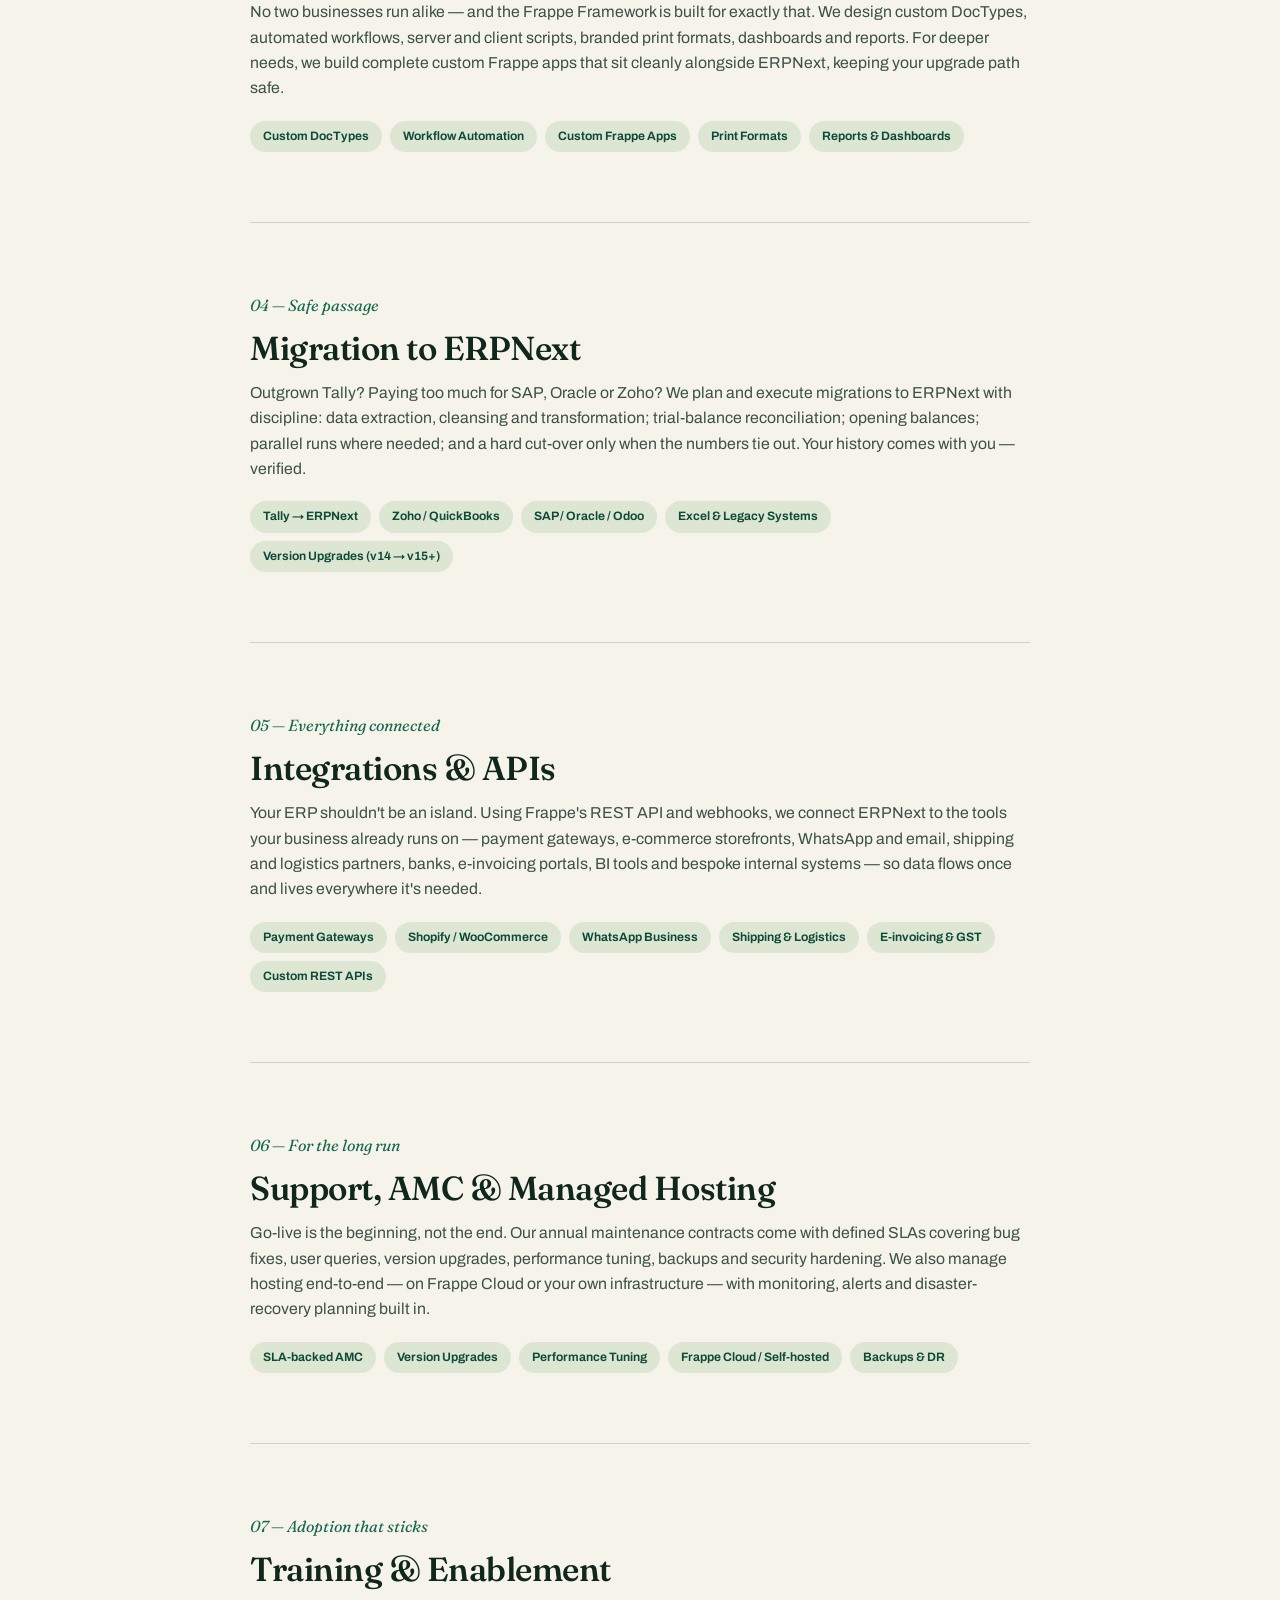
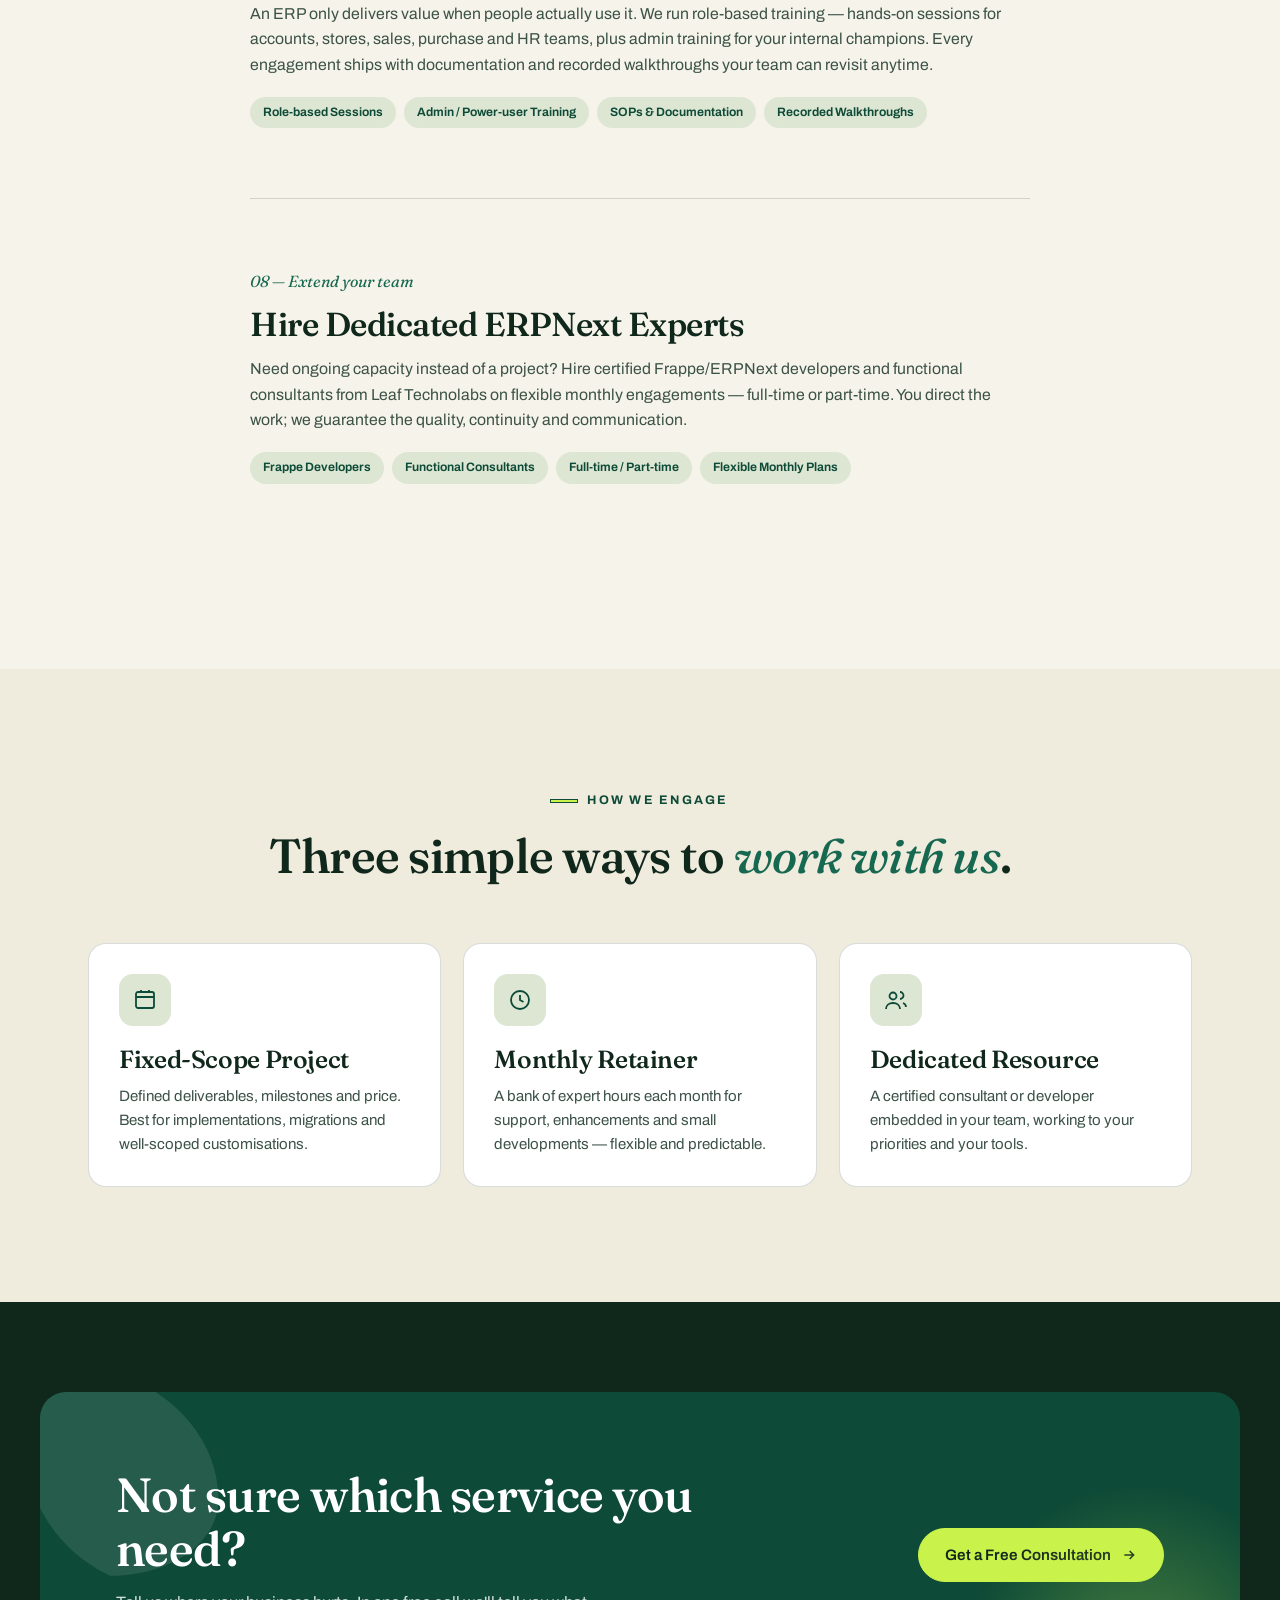
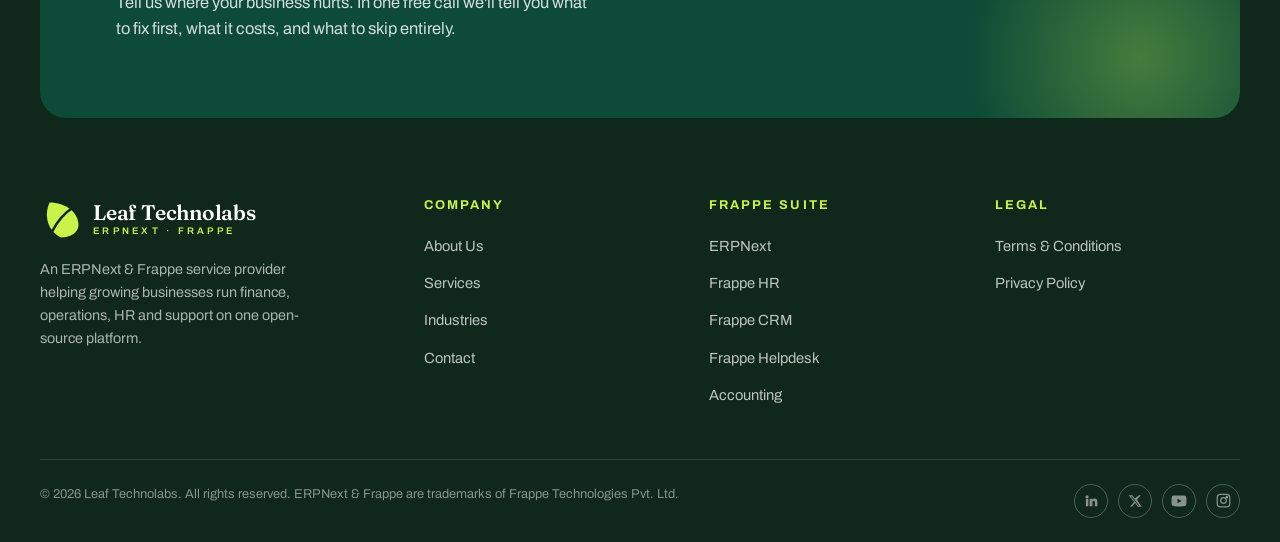
<file: services.html>
<!DOCTYPE html>
<html lang="en">
<head>
<meta charset="UTF-8">
<meta name="viewport" content="width=device-width, initial-scale=1.0">
<title>ERPNext Services — Consulting, Implementation, Customisation | Leaf Technolabs</title>
<meta name="description" content="End-to-end ERPNext services from Leaf Technolabs: consulting, implementation, customisation, migration, integration, support & AMC, training and dedicated developers.">
<link rel="preconnect" href="https://fonts.googleapis.com">
<link rel="preconnect" href="https://fonts.gstatic.com" crossorigin>
<link href="https://fonts.googleapis.com/css2?family=Fraunces:ital,opsz,wght@0,9..144,400..700;1,9..144,400..700&family=Archivo:ital,wght@0,400..800;1,400..800&display=swap" rel="stylesheet">
<link rel="stylesheet" href="assets/styles.css">
<link rel="icon" href="data:image/svg+xml,%3Csvg xmlns='http://www.w3.org/2000/svg' viewBox='0 0 48 48'%3E%3Cpath d='M24 45C9 38 4 20 11 5c18 0 33 11 33 26 0 8-9 14-20 14z' fill='%230D4A37'/%3E%3Cpath d='M14 38C19 28 28 17 39 10' stroke='%23C9F24B' stroke-width='3' fill='none' stroke-linecap='round'/%3E%3C/svg%3E">
</head>
<body>

<header class="site-header">
  <div class="wrap nav">
    <a href="index.html" class="logo" aria-label="Leaf Technolabs home">
      <svg width="42" height="42" viewBox="0 0 48 48" fill="none">
        <path d="M24 45C9 38 4 20 11 5c18 0 33 11 33 26 0 8-9 14-20 14z" fill="#0D4A37"/>
        <path d="M14 38C19 28 28 17 39 10" stroke="#C9F24B" stroke-width="3" stroke-linecap="round"/>
        <path d="M19 30c3-1 6-1 9 .5M24 23c3-1.5 6-1.5 9-.5" stroke="#C9F24B" stroke-width="2" stroke-linecap="round" opacity=".55"/>
      </svg>
      <span class="wordmark">Leaf Technolabs<small>ERPNext · Frappe</small></span>
    </a>
    <nav class="nav-links" aria-label="Primary">
      <a href="index.html">Home</a>
      <a href="services.html" class="active">Services</a>
      <a href="frappe-products.html">Frappe Products</a>
      <a href="industries.html">Industries</a>
      <a href="about.html">About</a>
      <a href="contact.html">Contact</a>
      <a href="contact.html" class="btn btn-lime nav-cta">Get in Touch</a>
    </nav>
    <button class="nav-toggle" aria-label="Menu"><span></span><span></span><span></span></button>
  </div>
</header>

<section class="page-hero">
  <svg class="page-hero-leaf" viewBox="0 0 48 48"><path d="M24 45C9 38 4 20 11 5c18 0 33 11 33 26 0 8-9 14-20 14z" fill="#fff"/></svg>
  <div class="wrap">
    <span class="crumb"><a href="index.html">Home</a> &nbsp;/&nbsp; <b>Services</b></span>
    <span class="eyebrow">What we do</span>
    <h1>ERPNext services for every stage of growth.</h1>
    <p class="lede">Whether you're evaluating ERPNext for the first time, rescuing a stalled implementation, or scaling an existing system — there's a Leaf Technolabs service built for that moment.</p>
  </div>
</section>

<section style="padding-top:clamp(30px,5vw,50px);">
  <div class="wrap">

    <div class="srv-row" id="consulting">
      <div class="reveal">
        <span class="kicker">01 — Strategy first</span>
        <h2>ERP Consulting &amp; Process Mapping</h2>
        <p class="body">Software can't fix a process nobody understands. Before any implementation, our consultants sit with your teams to map how work actually flows — sales to dispatch, procurement to payment, hiring to payroll. The result is a clear-eyed solution blueprint: which ERPNext modules fit out of the box, what needs customising, what should change in the process itself, and what it will all cost.</p>
        <div class="srv-tags"><span>Requirement Analysis</span><span>Gap-Fit Study</span><span>Solution Blueprint</span><span>ROI &amp; TCO Estimate</span><span>Rollout Roadmap</span></div>
      </div>
      
    </div>

    <div class="srv-row" id="implementation">
      <div class="reveal">
        <span class="kicker">02 — The core engagement</span>
        <h2>ERPNext Implementation</h2>
        <p class="body">Our flagship service: a structured, milestone-driven rollout of ERPNext across your organisation. We handle company and module setup, chart of accounts, item and warehouse structures, taxation, user roles and permissions, master data migration, UAT cycles and go-live — with a hyper-care window after launch so your team is never alone in week one.</p>
        <div class="srv-tags"><span>Module Configuration</span><span>Master Data Setup</span><span>Roles &amp; Permissions</span><span>UAT &amp; Sign-off</span><span>Go-Live Hyper-care</span></div>
      </div>
      
    </div>

    <div class="srv-row" id="customisation">
      <div class="reveal">
        <span class="kicker">03 — Make it yours</span>
        <h2>Customisation &amp; Frappe App Development</h2>
        <p class="body">No two businesses run alike — and the Frappe Framework is built for exactly that. We design custom DocTypes, automated workflows, server and client scripts, branded print formats, dashboards and reports. For deeper needs, we build complete custom Frappe apps that sit cleanly alongside ERPNext, keeping your upgrade path safe.</p>
        <div class="srv-tags"><span>Custom DocTypes</span><span>Workflow Automation</span><span>Custom Frappe Apps</span><span>Print Formats</span><span>Reports &amp; Dashboards</span></div>
      </div>
      
    </div>

    <div class="srv-row" id="migration">
      <div class="reveal">
        <span class="kicker">04 — Safe passage</span>
        <h2>Migration to ERPNext</h2>
        <p class="body">Outgrown Tally? Paying too much for SAP, Oracle or Zoho? We plan and execute migrations to ERPNext with discipline: data extraction, cleansing and transformation; trial-balance reconciliation; opening balances; parallel runs where needed; and a hard cut-over only when the numbers tie out. Your history comes with you — verified.</p>
        <div class="srv-tags"><span>Tally → ERPNext</span><span>Zoho / QuickBooks</span><span>SAP / Oracle / Odoo</span><span>Excel &amp; Legacy Systems</span><span>Version Upgrades (v14 → v15+)</span></div>
      </div>
      
    </div>

    <div class="srv-row" id="integration">
      <div class="reveal">
        <span class="kicker">05 — Everything connected</span>
        <h2>Integrations &amp; APIs</h2>
        <p class="body">Your ERP shouldn't be an island. Using Frappe's REST API and webhooks, we connect ERPNext to the tools your business already runs on — payment gateways, e-commerce storefronts, WhatsApp and email, shipping and logistics partners, banks, e-invoicing portals, BI tools and bespoke internal systems — so data flows once and lives everywhere it's needed.</p>
        <div class="srv-tags"><span>Payment Gateways</span><span>Shopify / WooCommerce</span><span>WhatsApp Business</span><span>Shipping &amp; Logistics</span><span>E-invoicing &amp; GST</span><span>Custom REST APIs</span></div>
      </div>
      
    </div>

    <div class="srv-row" id="support">
      <div class="reveal">
        <span class="kicker">06 — For the long run</span>
        <h2>Support, AMC &amp; Managed Hosting</h2>
        <p class="body">Go-live is the beginning, not the end. Our annual maintenance contracts come with defined SLAs covering bug fixes, user queries, version upgrades, performance tuning, backups and security hardening. We also manage hosting end-to-end — on Frappe Cloud or your own infrastructure — with monitoring, alerts and disaster-recovery planning built in.</p>
        <div class="srv-tags"><span>SLA-backed AMC</span><span>Version Upgrades</span><span>Performance Tuning</span><span>Frappe Cloud / Self-hosted</span><span>Backups &amp; DR</span></div>
      </div>
      
    </div>

    <div class="srv-row" id="training">
      <div class="reveal">
        <span class="kicker">07 — Adoption that sticks</span>
        <h2>Training &amp; Enablement</h2>
        <p class="body">An ERP only delivers value when people actually use it. We run role-based training — hands-on sessions for accounts, stores, sales, purchase and HR teams, plus admin training for your internal champions. Every engagement ships with documentation and recorded walkthroughs your team can revisit anytime.</p>
        <div class="srv-tags"><span>Role-based Sessions</span><span>Admin / Power-user Training</span><span>SOPs &amp; Documentation</span><span>Recorded Walkthroughs</span></div>
      </div>
      
    </div>

    <div class="srv-row" id="hire">
      <div class="reveal">
        <span class="kicker">08 — Extend your team</span>
        <h2>Hire Dedicated ERPNext Experts</h2>
        <p class="body">Need ongoing capacity instead of a project? Hire certified Frappe/ERPNext developers and functional consultants from Leaf Technolabs on flexible monthly engagements — full-time or part-time. You direct the work; we guarantee the quality, continuity and communication.</p>
        <div class="srv-tags"><span>Frappe Developers</span><span>Functional Consultants</span><span>Full-time / Part-time</span><span>Flexible Monthly Plans</span></div>
      </div>
      
    </div>

  </div>
</section>

<section class="band-alt">
  <div class="wrap">
    <div class="sec-head center reveal">
      <span class="eyebrow">How we engage</span>
      <h2>Three simple ways to <em class="tilt">work with us</em>.</h2>
    </div>
    <div class="grid c3">
      <article class="card reveal">
        <span class="ic"><svg width="24" height="24" viewBox="0 0 24 24" fill="none" stroke="#0D4A37" stroke-width="1.8"><rect x="3" y="4" width="18" height="16" rx="2"/><path d="M3 9h18M8 4V2M16 4V2"/></svg></span>
        <h3>Fixed-Scope Project</h3>
        <p>Defined deliverables, milestones and price. Best for implementations, migrations and well-scoped customisations.</p>
      </article>
      <article class="card reveal d1">
        <span class="ic"><svg width="24" height="24" viewBox="0 0 24 24" fill="none" stroke="#0D4A37" stroke-width="1.8"><circle cx="12" cy="12" r="9"/><path d="M12 7v5l3.5 2"/></svg></span>
        <h3>Monthly Retainer</h3>
        <p>A bank of expert hours each month for support, enhancements and small developments — flexible and predictable.</p>
      </article>
      <article class="card reveal d2">
        <span class="ic"><svg width="24" height="24" viewBox="0 0 24 24" fill="none" stroke="#0D4A37" stroke-width="1.8"><circle cx="9" cy="8" r="3.5"/><path d="M2 21c0-3.6 3-6 7-6s7 2.4 7 6"/><path d="M16 4a3.5 3.5 0 010 7M19 15c2 .8 3 2.3 3 4"/></svg></span>
        <h3>Dedicated Resource</h3>
        <p>A certified consultant or developer embedded in your team, working to your priorities and your tools.</p>
      </article>
    </div>
  </div>
</section>

<footer class="site-footer">
  <div class="wrap footer-cta-wrap">
    <div class="cta-band reveal">
      <svg class="cta-leaf" viewBox="0 0 48 48"><path d="M24 45C9 38 4 20 11 5c18 0 33 11 33 26 0 8-9 14-20 14z" fill="#fff"/></svg>
      <div>
        <h2>Not sure which service you need?</h2>
        <p>Tell us where your business hurts. In one free call we'll tell you what to fix first, what it costs, and what to skip entirely.</p>
      </div>
      <div class="actions">
        <a href="contact.html" class="btn btn-lime">Get a Free Consultation
          <svg width="16" height="16" viewBox="0 0 24 24" fill="none" stroke="currentColor" stroke-width="2.2"><path d="M5 12h14M13 6l6 6-6 6"/></svg>
        </a>
      </div>
    </div>
  </div>

  <div class="wrap footer-main">
    <div>
      <a href="index.html" class="logo">
        <svg width="42" height="42" viewBox="0 0 48 48" fill="none">
          <path d="M24 45C9 38 4 20 11 5c18 0 33 11 33 26 0 8-9 14-20 14z" fill="#C9F24B"/>
          <path d="M14 38C19 28 28 17 39 10" stroke="#10271C" stroke-width="3" stroke-linecap="round"/>
        </svg>
        <span class="wordmark">Leaf Technolabs<small>ERPNext · Frappe</small></span>
      </a>
      <p class="about-blurb">An ERPNext &amp; Frappe service provider helping growing businesses run finance, operations, HR and support on one open-source platform.</p>
    </div>
    <div class="f-col">
      <h4>Company</h4>
      <ul>
        <li><a href="about.html">About Us</a></li>
        <li><a href="services.html">Services</a></li>
        <li><a href="industries.html">Industries</a></li>
        <li><a href="contact.html">Contact</a></li>
      </ul>
    </div>
    <div class="f-col">
      <h4>Frappe Suite</h4>
      <ul>
        <li><a href="frappe-products.html#erpnext">ERPNext</a></li>
        <li><a href="frappe-products.html#hr">Frappe HR</a></li>
        <li><a href="frappe-products.html#crm">Frappe CRM</a></li>
        <li><a href="frappe-products.html#helpdesk">Frappe Helpdesk</a></li>
        <li><a href="frappe-products.html#accounting">Accounting</a></li>
      </ul>
    </div>
    <div class="f-col">
      <h4>Legal</h4>
      <ul>
        <li><a href="tnc.html">Terms &amp; Conditions</a></li>
        <li><a href="privacy-policy.html">Privacy Policy</a></li>
      </ul>
    </div>
  </div>

  <div class="wrap footer-bottom">
    <span>© <span data-year></span> Leaf Technolabs. All rights reserved. ERPNext &amp; Frappe are trademarks of Frappe Technologies Pvt. Ltd.</span>
    <div class="socials">
      <a href="https://www.linkedin.com/company/leaf-technolabs" target="_blank" rel="noopener noreferrer" aria-label="LinkedIn"><svg width="15" height="15" viewBox="0 0 24 24" fill="currentColor"><path d="M4.98 3.5a2.5 2.5 0 11-.02 5 2.5 2.5 0 01.02-5zM3 9h4v12H3zM9 9h3.8v1.7h.05c.53-1 1.83-2.05 3.77-2.05 4.03 0 4.78 2.65 4.78 6.1V21h-4v-5.5c0-1.3-.02-3-1.83-3-1.84 0-2.12 1.43-2.12 2.9V21H9z"/></svg></a>
      <a href="#" aria-label="X / Twitter"><svg width="14" height="14" viewBox="0 0 24 24" fill="currentColor"><path d="M18.9 2H22l-6.8 7.8L23.3 22h-6.3l-4.9-6.4L6.4 22H3.3l7.3-8.3L1 2h6.4l4.4 5.9zm-1.1 18h1.7L6.5 3.9H4.6z"/></svg></a>
      <a href="#" aria-label="YouTube"><svg width="16" height="16" viewBox="0 0 24 24" fill="currentColor"><path d="M23 7.2s-.2-1.6-.9-2.3c-.9-.9-1.9-.9-2.4-1C16.4 3.6 12 3.6 12 3.6s-4.4 0-7.7.3c-.5.1-1.5.1-2.4 1-.7.7-.9 2.3-.9 2.3S.8 9.1.8 11v1.8c0 1.9.2 3.8.2 3.8s.2 1.6.9 2.3c.9.9 2.1.9 2.6 1 1.9.2 7.5.3 7.5.3s4.4 0 7.7-.3c.5-.1 1.5-.1 2.4-1 .7-.7.9-2.3.9-2.3s.2-1.9.2-3.8V11c0-1.9-.2-3.8-.2-3.8zM9.8 15.1V8.6l6.3 3.3z"/></svg></a>
      <a href="#" aria-label="Instagram"><svg width="15" height="15" viewBox="0 0 24 24" fill="none" stroke="currentColor" stroke-width="2"><rect x="2" y="2" width="20" height="20" rx="5"/><circle cx="12" cy="12" r="4.5"/><circle cx="17.5" cy="6.5" r="1" fill="currentColor"/></svg></a>
    </div>
  </div>
</footer>

<script src="assets/script.js"></script>
</body>
</html>
</file>
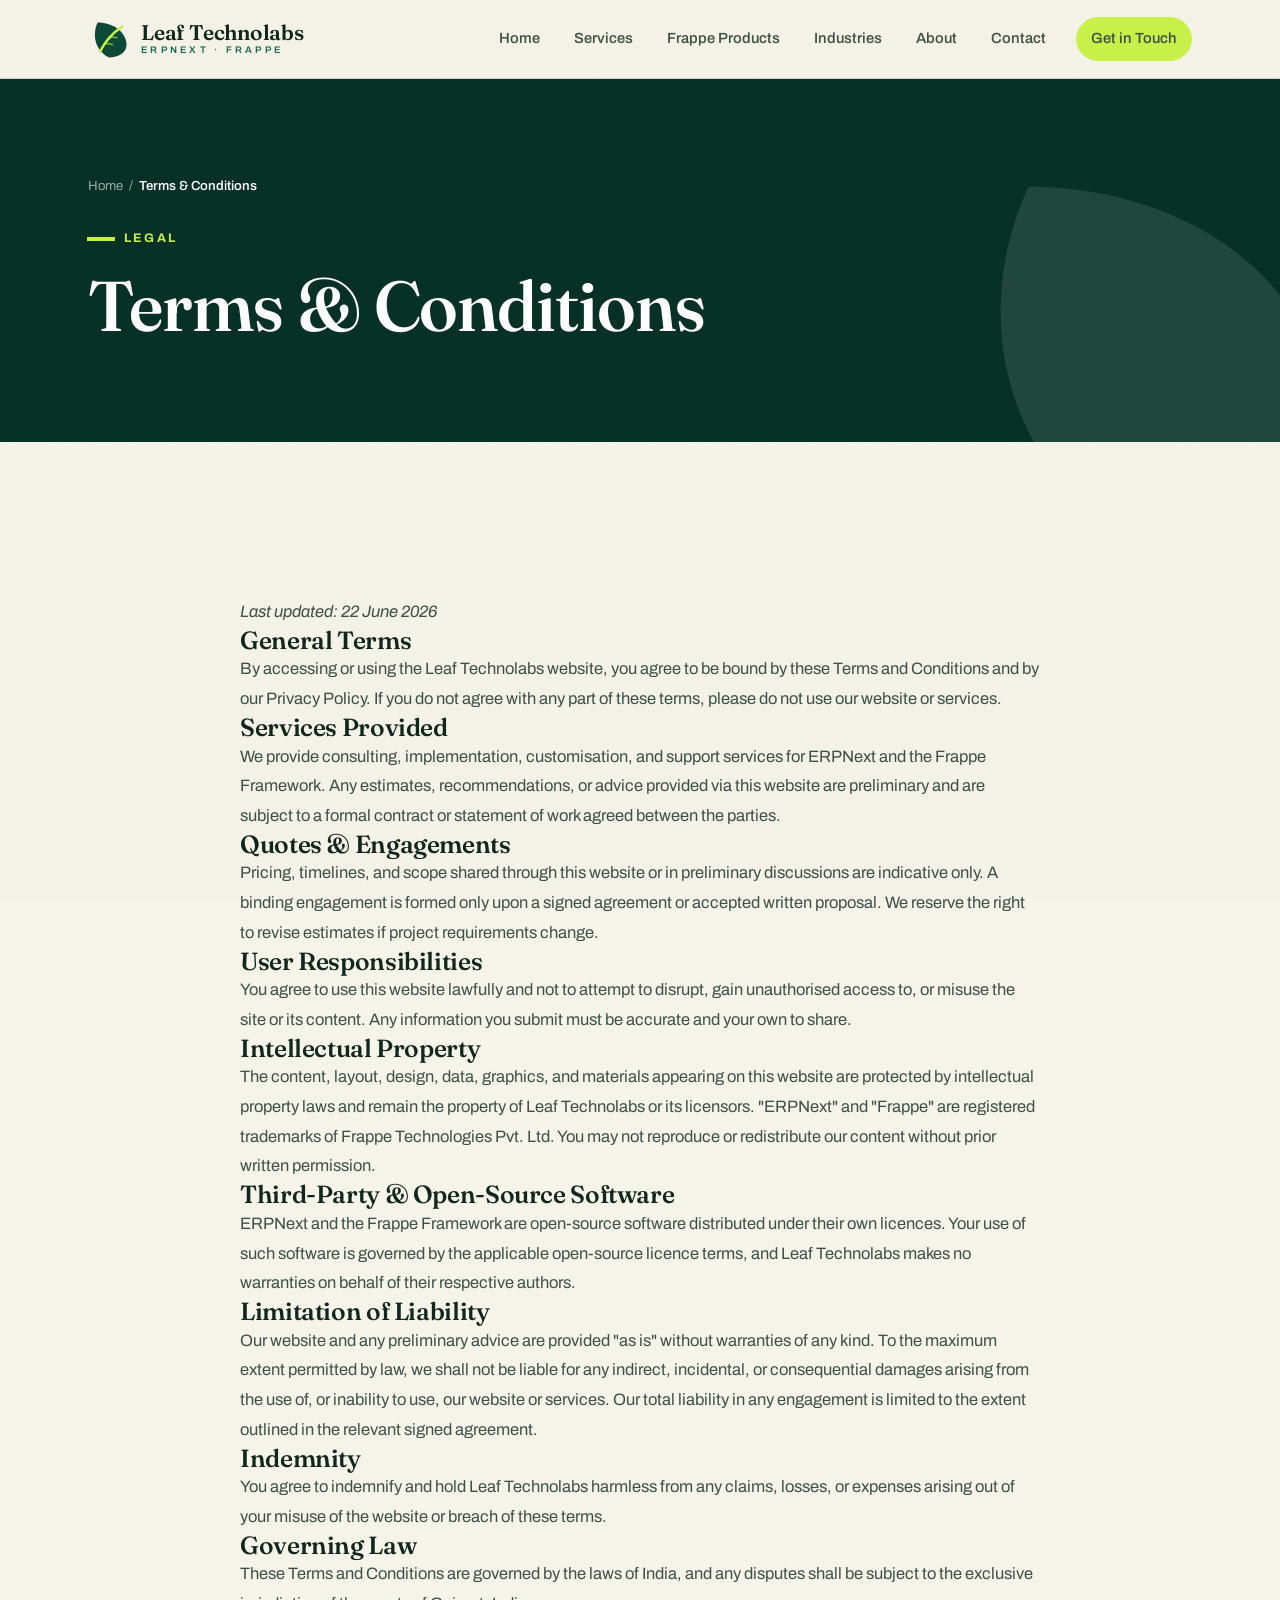
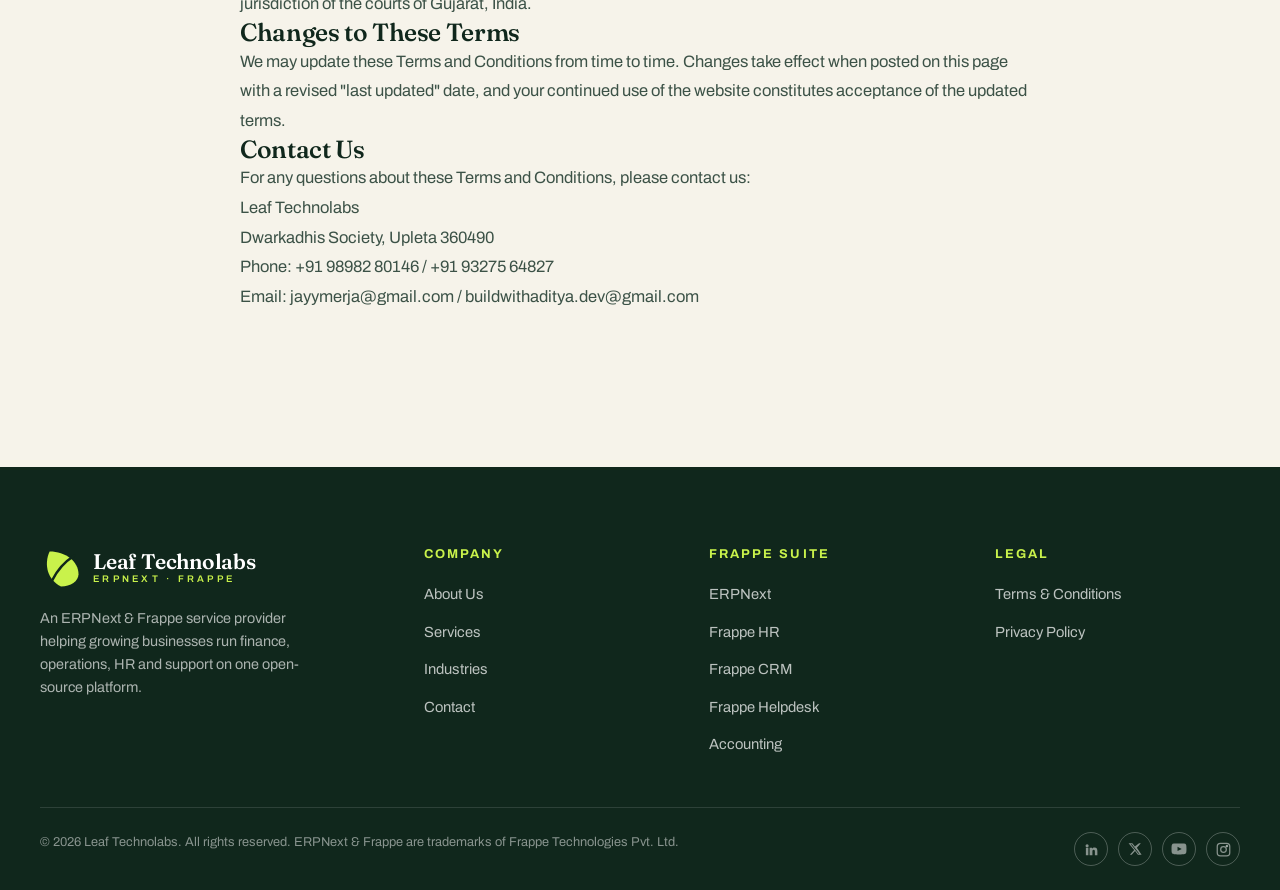
<file: tnc.html>
<!DOCTYPE html>
<html lang="en">
<head>
<meta charset="UTF-8">
<meta name="viewport" content="width=device-width, initial-scale=1.0">
<title>Terms and Conditions - Leaf Technolabs</title>
<meta name="description" content="Terms and Conditions for Leaf Technolabs">
<link rel="preconnect" href="https://fonts.googleapis.com">
<link rel="preconnect" href="https://fonts.gstatic.com" crossorigin>
<link href="https://fonts.googleapis.com/css2?family=Fraunces:ital,opsz,wght@0,9..144,400..700;1,9..144,400..700&family=Archivo:ital,wght@0,400..800;1,400..800&display=swap" rel="stylesheet">
<link rel="stylesheet" href="assets/styles.css">
<link rel="icon" href="data:image/svg+xml,%3Csvg xmlns='http://www.w3.org/2000/svg' viewBox='0 0 48 48'%3E%3Cpath d='M24 45C9 38 4 20 11 5c18 0 33 11 33 26 0 8-9 14-20 14z' fill='%230D4A37'/%3E%3Cpath d='M14 38C19 28 28 17 39 10' stroke='%23C9F24B' stroke-width='3' fill='none' stroke-linecap='round'/%3E%3C/svg%3E">
</head>
<body>

<header class="site-header">
  <div class="wrap nav">
    <a href="index.html" class="logo" aria-label="Leaf Technolabs home">
      <svg width="42" height="42" viewBox="0 0 48 48" fill="none">
        <path d="M24 45C9 38 4 20 11 5c18 0 33 11 33 26 0 8-9 14-20 14z" fill="#0D4A37"/>
        <path d="M14 38C19 28 28 17 39 10" stroke="#C9F24B" stroke-width="3" stroke-linecap="round"/>
        <path d="M19 30c3-1 6-1 9 .5M24 23c3-1.5 6-1.5 9-.5" stroke="#C9F24B" stroke-width="2" stroke-linecap="round" opacity=".55"/>
      </svg>
      <span class="wordmark">Leaf Technolabs<small>ERPNext · Frappe</small></span>
    </a>
    <nav class="nav-links" aria-label="Primary">
      <a href="index.html">Home</a>
      <a href="services.html">Services</a>
      <a href="frappe-products.html">Frappe Products</a>
      <a href="industries.html">Industries</a>
      <a href="about.html">About</a>
      <a href="contact.html">Contact</a>
      <a href="contact.html" class="btn btn-lime nav-cta">Get in Touch</a>
    </nav>
    <button class="nav-toggle" aria-label="Menu"><span></span><span></span><span></span></button>
  </div>
</header>

<section class="page-hero">
  <svg class="page-hero-leaf" viewBox="0 0 48 48"><path d="M24 45C9 38 4 20 11 5c18 0 33 11 33 26 0 8-9 14-20 14z" fill="#fff"/></svg>
  <div class="wrap">
    <span class="crumb"><a href="index.html">Home</a> &nbsp;/&nbsp; <b>Terms & Conditions</b></span>
    <span class="eyebrow">Legal</span>
    <h1>Terms &amp; Conditions</h1>
  </div>
</section>

<section>
  <div class="wrap" style="max-width:800px; margin:0 auto; padding: 40px 0; line-height:1.8;">

<p><em>Last updated: 22 June 2026</em></p>

<h3>General Terms</h3>
<p>By accessing or using the Leaf Technolabs website, you agree to be bound by these Terms and Conditions and by our Privacy Policy. If you do not agree with any part of these terms, please do not use our website or services.</p>

<h3>Services Provided</h3>
<p>We provide consulting, implementation, customisation, and support services for ERPNext and the Frappe Framework. Any estimates, recommendations, or advice provided via this website are preliminary and are subject to a formal contract or statement of work agreed between the parties.</p>

<h3>Quotes &amp; Engagements</h3>
<p>Pricing, timelines, and scope shared through this website or in preliminary discussions are indicative only. A binding engagement is formed only upon a signed agreement or accepted written proposal. We reserve the right to revise estimates if project requirements change.</p>

<h3>User Responsibilities</h3>
<p>You agree to use this website lawfully and not to attempt to disrupt, gain unauthorised access to, or misuse the site or its content. Any information you submit must be accurate and your own to share.</p>

<h3>Intellectual Property</h3>
<p>The content, layout, design, data, graphics, and materials appearing on this website are protected by intellectual property laws and remain the property of Leaf Technolabs or its licensors. "ERPNext" and "Frappe" are registered trademarks of Frappe Technologies Pvt. Ltd. You may not reproduce or redistribute our content without prior written permission.</p>

<h3>Third-Party &amp; Open-Source Software</h3>
<p>ERPNext and the Frappe Framework are open-source software distributed under their own licences. Your use of such software is governed by the applicable open-source licence terms, and Leaf Technolabs makes no warranties on behalf of their respective authors.</p>

<h3>Limitation of Liability</h3>
<p>Our website and any preliminary advice are provided "as is" without warranties of any kind. To the maximum extent permitted by law, we shall not be liable for any indirect, incidental, or consequential damages arising from the use of, or inability to use, our website or services. Our total liability in any engagement is limited to the extent outlined in the relevant signed agreement.</p>

<h3>Indemnity</h3>
<p>You agree to indemnify and hold Leaf Technolabs harmless from any claims, losses, or expenses arising out of your misuse of the website or breach of these terms.</p>

<h3>Governing Law</h3>
<p>These Terms and Conditions are governed by the laws of India, and any disputes shall be subject to the exclusive jurisdiction of the courts of Gujarat, India.</p>

<h3>Changes to These Terms</h3>
<p>We may update these Terms and Conditions from time to time. Changes take effect when posted on this page with a revised "last updated" date, and your continued use of the website constitutes acceptance of the updated terms.</p>

<h3>Contact Us</h3>
<p>For any questions about these Terms and Conditions, please contact us:</p>
<p>
  Leaf Technolabs<br>
  Dwarkadhis Society, Upleta 360490<br>
  Phone: <a href="tel:+919898280146">+91 98982 80146</a> / <a href="tel:+919327564827">+91 93275 64827</a><br>
  Email: <a href="mailto:jayymerja@gmail.com">jayymerja@gmail.com</a> / <a href="mailto:buildwithaditya.dev@gmail.com">buildwithaditya.dev@gmail.com</a>
</p>

  </div>
</section>

<footer class="site-footer">
  <div class="wrap footer-main" style="padding-top:clamp(50px,7vw,80px);">
    <div>
      <a href="index.html" class="logo">
        <svg width="42" height="42" viewBox="0 0 48 48" fill="none">
          <path d="M24 45C9 38 4 20 11 5c18 0 33 11 33 26 0 8-9 14-20 14z" fill="#C9F24B"/>
          <path d="M14 38C19 28 28 17 39 10" stroke="#10271C" stroke-width="3" stroke-linecap="round"/>
        </svg>
        <span class="wordmark">Leaf Technolabs<small>ERPNext · Frappe</small></span>
      </a>
      <p class="about-blurb">An ERPNext &amp; Frappe service provider helping growing businesses run finance, operations, HR and support on one open-source platform.</p>
    </div>
    <div class="f-col">
      <h4>Company</h4>
      <ul>
        <li><a href="about.html">About Us</a></li>
        <li><a href="services.html">Services</a></li>
        <li><a href="industries.html">Industries</a></li>
        <li><a href="contact.html">Contact</a></li>
      </ul>
    </div>
    <div class="f-col">
      <h4>Frappe Suite</h4>
      <ul>
        <li><a href="frappe-products.html#erpnext">ERPNext</a></li>
        <li><a href="frappe-products.html#hr">Frappe HR</a></li>
        <li><a href="frappe-products.html#crm">Frappe CRM</a></li>
        <li><a href="frappe-products.html#helpdesk">Frappe Helpdesk</a></li>
        <li><a href="frappe-products.html#accounting">Accounting</a></li>
      </ul>
    </div>
    <div class="f-col">
      <h4>Legal</h4>
      <ul>
        <li><a href="tnc.html">Terms &amp; Conditions</a></li>
        <li><a href="privacy-policy.html">Privacy Policy</a></li>
      </ul>
    </div>
  </div>

  <div class="wrap footer-bottom">
    <span>© <span data-year></span> Leaf Technolabs. All rights reserved. ERPNext &amp; Frappe are trademarks of Frappe Technologies Pvt. Ltd.</span>
    <div class="socials">
      <a href="https://www.linkedin.com/company/leaf-technolabs" target="_blank" rel="noopener noreferrer" aria-label="LinkedIn"><svg width="15" height="15" viewBox="0 0 24 24" fill="currentColor"><path d="M4.98 3.5a2.5 2.5 0 11-.02 5 2.5 2.5 0 01.02-5zM3 9h4v12H3zM9 9h3.8v1.7h.05c.53-1 1.83-2.05 3.77-2.05 4.03 0 4.78 2.65 4.78 6.1V21h-4v-5.5c0-1.3-.02-3-1.83-3-1.84 0-2.12 1.43-2.12 2.9V21H9z"/></svg></a>
      <a href="#" aria-label="X / Twitter"><svg width="14" height="14" viewBox="0 0 24 24" fill="currentColor"><path d="M18.9 2H22l-6.8 7.8L23.3 22h-6.3l-4.9-6.4L6.4 22H3.3l7.3-8.3L1 2h6.4l4.4 5.9zm-1.1 18h1.7L6.5 3.9H4.6z"/></svg></a>
      <a href="#" aria-label="YouTube"><svg width="16" height="16" viewBox="0 0 24 24" fill="currentColor"><path d="M23 7.2s-.2-1.6-.9-2.3c-.9-.9-1.9-.9-2.4-1C16.4 3.6 12 3.6 12 3.6s-4.4 0-7.7.3c-.5.1-1.5.1-2.4 1-.7.7-.9 2.3-.9 2.3S.8 9.1.8 11v1.8c0 1.9.2 3.8.2 3.8s.2 1.6.9 2.3c.9.9 2.1.9 2.6 1 1.9.2 7.5.3 7.5.3s4.4 0 7.7-.3c.5-.1 1.5-.1 2.4-1 .7-.7.9-2.3.9-2.3s.2-1.9.2-3.8V11c0-1.9-.2-3.8-.2-3.8zM9.8 15.1V8.6l6.3 3.3z"/></svg></a>
      <a href="#" aria-label="Instagram"><svg width="15" height="15" viewBox="0 0 24 24" fill="none" stroke="currentColor" stroke-width="2"><rect x="2" y="2" width="20" height="20" rx="5"/><circle cx="12" cy="12" r="4.5"/><circle cx="17.5" cy="6.5" r="1" fill="currentColor"/></svg></a>
    </div>
  </div>
</footer>

<script src="assets/script.js"></script>
</body>
</html>
</file>
<file: assets/styles.css>
/* ============================================================
   LEAF TECHNOLABS — Brand stylesheet
   Aesthetic: organic precision. Deep forest green, warm paper,
   sharp lime accent. Fraunces (display) + Archivo (body).
   ============================================================ */

:root{
  --paper:        #F6F3EA;
  --paper-2:      #EFEBDD;
  --ink:          #10271C;
  --ink-soft:     #3C5247;
  --green:        #0D4A37;
  --green-deep:   #093226;
  --green-2:      #176850;
  --lime:         #C9F24B;
  --lime-soft:    #E4F8A6;
  --sage:         #DCE6D2;
  --line:         rgba(16,39,28,.16);
  --line-strong:  rgba(16,39,28,.32);
  --shadow:       0 18px 50px -18px rgba(9,50,38,.28);
  --radius:       18px;
  --radius-sm:    10px;
  --font-display: "Fraunces", Georgia, serif;
  --font-body:    "Archivo", "Helvetica Neue", sans-serif;
  --maxw:         1200px;
}

*{margin:0;padding:0;box-sizing:border-box;}
html{scroll-behavior:smooth;}
body{
  font-family:var(--font-body);
  background:var(--paper);
  color:var(--ink);
  line-height:1.6;
  font-size:16.5px;
  -webkit-font-smoothing:antialiased;
  overflow-x:hidden;
}

/* paper grain */
body::before{
  content:"";position:fixed;inset:0;pointer-events:none;z-index:9999;opacity:.5;
  background-image:url("data:image/svg+xml,%3Csvg xmlns='http://www.w3.org/2000/svg' width='160' height='160'%3E%3Cfilter id='n'%3E%3CfeTurbulence type='fractalNoise' baseFrequency='0.9' numOctaves='2'/%3E%3CfeColorMatrix values='0 0 0 0 0 0 0 0 0 0 0 0 0 0 0 0 0 0 0.025 0'/%3E%3C/filter%3E%3Crect width='160' height='160' filter='url(%23n)'/%3E%3C/svg%3E");
}

::selection{background:var(--lime);color:var(--ink);}

h1,h2,h3,h4{font-family:var(--font-display);font-weight:560;line-height:1.12;letter-spacing:-.015em;}
h1{font-size:clamp(2.6rem,5.6vw,4.4rem);}
h2{font-size:clamp(2rem,3.8vw,3rem);}
h3{font-size:clamp(1.25rem,2vw,1.55rem);}
p{color:var(--ink-soft);}
a{color:inherit;text-decoration:none;}
img{max-width:100%;display:block;}
ul{list-style:none;}

.wrap{max-width:var(--maxw);margin:0 auto;padding:0 clamp(20px,4vw,48px);}
section{padding:clamp(64px,9vw,120px) 0;position:relative;}

.eyebrow{
  display:inline-flex;align-items:center;gap:10px;
  font-size:.78rem;font-weight:700;letter-spacing:.18em;text-transform:uppercase;
  color:var(--green);margin-bottom:18px;
}
.eyebrow::before{content:"";width:26px;height:2px;background:var(--lime);box-shadow:0 0 0 1px var(--green);}
.lede{font-size:clamp(1.02rem,1.5vw,1.18rem);max-width:62ch;}
.sec-head{margin-bottom:clamp(36px,5vw,60px);}
.sec-head.center{text-align:center;}
.sec-head.center .lede{margin:14px auto 0;}
.sec-head.center .eyebrow{justify-content:center;}

em.tilt{font-style:italic;font-weight:480;color:var(--green-2);}
.hl{background:linear-gradient(transparent 62%, var(--lime) 62%, var(--lime) 92%, transparent 92%);}

/* ---------- buttons ---------- */
.btn{
  display:inline-flex;align-items:center;gap:10px;
  font-family:var(--font-body);font-weight:600;font-size:.95rem;
  padding:14px 26px;border-radius:999px;border:1.5px solid var(--ink);
  cursor:pointer;transition:.25s ease;white-space:nowrap;
}
.btn svg{transition:transform .25s ease;}
.btn:hover svg{transform:translateX(4px);}
.btn-solid{background:var(--green);border-color:var(--green);color:#fff;}
.btn-solid:hover{background:var(--green-deep);box-shadow:var(--shadow);transform:translateY(-2px);}
.btn-lime{background:var(--lime);border-color:var(--lime);color:var(--ink);}
.btn-lime:hover{box-shadow:0 14px 34px -10px rgba(201,242,75,.6);transform:translateY(-2px);}
.btn-ghost{background:transparent;color:var(--ink);}
.btn-ghost:hover{background:var(--ink);color:var(--paper);}
.btn-ghost.on-dark{border-color:rgba(255,255,255,.5);color:#fff;}
.btn-ghost.on-dark:hover{background:#fff;color:var(--ink);}

/* ---------- header ---------- */
.site-header{
  position:sticky;top:0;z-index:200;
  background:rgba(246,243,234,.82);
  backdrop-filter:blur(14px);-webkit-backdrop-filter:blur(14px);
  border-bottom:1px solid var(--line);
}
.nav{display:flex;align-items:center;justify-content:space-between;height:78px;}
.logo{display:flex;align-items:center;gap:11px;}
.logo svg{flex:none;}
.logo .wordmark{font-family:var(--font-display);font-weight:600;font-size:1.32rem;letter-spacing:-.01em;line-height:1;}
.logo .wordmark small{display:block;font-family:var(--font-body);font-weight:600;font-size:.6rem;letter-spacing:.34em;text-transform:uppercase;color:var(--green-2);margin-top:3px;}
.nav-links{display:flex;align-items:center;gap:6px;}
.nav-links a{
  font-size:.92rem;font-weight:540;padding:9px 14px;border-radius:999px;
  color:var(--ink-soft);transition:.2s;
}
.nav-links a:hover{color:var(--ink);background:rgba(16,39,28,.06);}
.nav-links a.active{color:var(--green);font-weight:650;background:var(--sage);}
.nav-cta{margin-left:10px;padding:11px 22px;font-size:.88rem;}
.nav-toggle{display:none;background:none;border:none;cursor:pointer;padding:8px;}
.nav-toggle span{display:block;width:24px;height:2px;background:var(--ink);margin:5px 0;transition:.3s;}

/* ---------- hero ---------- */
.hero{
  padding:clamp(64px,9vw,110px) 0 clamp(70px,9vw,110px);
  position:relative;overflow:hidden;
}
.hero-grid{display:grid;grid-template-columns:1fr;gap:clamp(36px,5vw,72px);max-width:820px;margin-inline:auto;}
.hero h1 .leafword{position:relative;white-space:nowrap;}
.hero h1 .leafword::after{
  content:"";position:absolute;left:0;right:0;bottom:.06em;height:.28em;
  background:var(--lime);z-index:-1;border-radius:3px;
}
.hero .lede{margin:24px 0 34px;}
.hero-actions{display:flex;gap:14px;flex-wrap:wrap;}
.hero-trust{margin-top:42px;display:flex;gap:30px;flex-wrap:wrap;}
.hero-trust .t{font-size:.85rem;color:var(--ink-soft);display:flex;gap:9px;align-items:center;}
.hero-trust .t svg{flex:none;}

/* decorative big leaf vein in hero bg */
.hero-bg{position:absolute;right:-140px;top:-120px;width:560px;opacity:.08;pointer-events:none;}

/* ---------- marquee ---------- */
.marquee{
  background:var(--ink);color:var(--paper);overflow:hidden;
  padding:15px 0;border-top:1px solid var(--ink);border-bottom:1px solid var(--ink);
}
.marquee-track{display:flex;gap:48px;width:max-content;animation:scroll 34s linear infinite;}
.marquee-track span{font-family:var(--font-display);font-size:1rem;font-style:italic;display:flex;align-items:center;gap:48px;white-space:nowrap;}
.marquee-track span::after{content:"✺";color:var(--lime);font-style:normal;font-size:.85rem;}
@keyframes scroll{to{transform:translateX(-50%);}}

/* ---------- stats ---------- */
.stats{background:var(--green-deep);color:#fff;border-radius:0;}
.stats .eyebrow{color:var(--lime);}
.stats-grid{display:grid;grid-template-columns:repeat(4,1fr);gap:2px;background:rgba(255,255,255,.14);border-radius:var(--radius);overflow:hidden;}
.stat{background:var(--green-deep);padding:38px 30px;}
.stat b{font-family:var(--font-display);font-size:clamp(2.2rem,4vw,3.2rem);font-weight:560;color:var(--lime);display:block;line-height:1;}
.stat span{font-size:.88rem;color:rgba(255,255,255,.78);display:block;margin-top:10px;}

/* ---------- cards ---------- */
.grid{display:grid;gap:22px;}
.grid.c2{grid-template-columns:repeat(2,1fr);}
.grid.c3{grid-template-columns:repeat(3,1fr);}
.grid.c4{grid-template-columns:repeat(4,1fr);}

.card{
  background:#fff;border:1px solid var(--line);border-radius:var(--radius);
  padding:30px;transition:.3s ease;position:relative;overflow:hidden;
}
.card:hover{transform:translateY(-6px);box-shadow:var(--shadow);border-color:var(--green);}
.card .ic{
  width:52px;height:52px;border-radius:14px;background:var(--sage);
  display:grid;place-items:center;margin-bottom:20px;transition:.3s;
}
.card:hover .ic{background:var(--lime);rotate:-6deg;}
.card h3{margin-bottom:10px;}
.card p{font-size:.94rem;}
.card .more{
  display:inline-flex;align-items:center;gap:7px;margin-top:16px;
  font-size:.86rem;font-weight:650;color:var(--green);
}
.card .more svg{transition:.25s;}
.card:hover .more svg{transform:translateX(4px);}
.card .num{
  position:absolute;top:18px;right:22px;font-family:var(--font-display);
  font-style:italic;font-size:1.05rem;color:var(--line-strong);
}

/* product cards */
.pcard{background:#fff;border:1px solid var(--line);border-radius:var(--radius);overflow:hidden;transition:.3s;display:flex;flex-direction:column;}
.pcard:hover{transform:translateY(-6px);box-shadow:var(--shadow);}
.pcard-body{padding:26px;flex:1;display:flex;flex-direction:column;}
.pcard-body .tag{
  align-self:flex-start;font-size:.68rem;font-weight:700;letter-spacing:.14em;text-transform:uppercase;
  background:var(--sage);color:var(--green);padding:5px 11px;border-radius:999px;margin-bottom:13px;
}
.pcard-body h3{font-size:1.3rem;}
.pcard-body p{font-size:.92rem;margin-top:9px;flex:1;}
.pcard-body ul{margin-top:14px;display:flex;flex-wrap:wrap;gap:7px;}
.pcard-body ul li{font-size:.74rem;font-weight:600;border:1px solid var(--line);padding:4px 10px;border-radius:999px;color:var(--ink-soft);}

/* ---------- split sections ---------- */
.split{display:grid;grid-template-columns:1fr;gap:clamp(36px,6vw,80px);max-width:760px;margin-inline:auto;}
.split .lede{margin-top:18px;}
.checks{margin-top:26px;display:grid;gap:13px;}
.checks li{display:flex;gap:13px;align-items:flex-start;font-size:.97rem;color:var(--ink-soft);}
.checks li svg{flex:none;margin-top:3px;}
.checks li b{color:var(--ink);font-weight:640;}

/* ---------- process ---------- */
.process{counter-reset:step;}
.steps{display:grid;grid-template-columns:repeat(3,1fr);gap:22px;}
.step{
  counter-increment:step;background:#fff;border:1px solid var(--line);
  border-radius:var(--radius);padding:30px;position:relative;transition:.3s;
}
.step:hover{border-color:var(--green);transform:translateY(-5px);box-shadow:var(--shadow);}
.step::before{
  content:"0" counter(step);font-family:var(--font-display);font-style:italic;
  font-size:2.6rem;color:transparent;-webkit-text-stroke:1.3px var(--green);
  display:block;line-height:1;margin-bottom:18px;
}
.step h3{font-size:1.18rem;margin-bottom:8px;}
.step p{font-size:.92rem;}

/* ---------- industries strip ---------- */
.ind-grid{display:grid;grid-template-columns:repeat(4,1fr);gap:18px;}
.ind{
  background:#fff;border:1px solid var(--line);border-radius:var(--radius);
  padding:26px 22px;text-align:center;transition:.3s;
}
.ind:hover{background:var(--green);color:#fff;transform:translateY(-5px);}
.ind:hover p{color:rgba(255,255,255,.8);}
.ind:hover .ic{background:var(--lime);}
.ind .ic{width:50px;height:50px;border-radius:50%;background:var(--sage);display:grid;place-items:center;margin:0 auto 16px;transition:.3s;}
.ind h3{font-size:1.06rem;font-family:var(--font-body);font-weight:650;letter-spacing:0;}
.ind p{font-size:.82rem;margin-top:7px;}

/* ---------- testimonials ---------- */
.testi-grid{display:grid;grid-template-columns:repeat(3,1fr);gap:22px;}
.testi{
  background:#fff;border:1px solid var(--line);border-radius:var(--radius);
  padding:30px;display:flex;flex-direction:column;gap:20px;transition:.3s;
}
.testi:hover{transform:translateY(-5px);box-shadow:var(--shadow);}
.testi .stars{color:var(--green);letter-spacing:3px;font-size:.95rem;}
.testi blockquote{
  font-family:var(--font-display);font-style:italic;font-size:1.04rem;line-height:1.5;
  color:var(--ink);flex:1;border:none;
}
.testi .who{display:flex;gap:13px;align-items:center;}
.testi .who b{display:block;font-size:.92rem;}
.testi .who span{font-size:.8rem;color:var(--ink-soft);}
.testi.wide{grid-column:span 1;}

/* ---------- FAQ ---------- */
.faq{max-width:820px;margin:0 auto;}
.faq-item{border-bottom:1px solid var(--line);}
.faq-item summary{
  cursor:pointer;list-style:none;display:flex;justify-content:space-between;gap:20px;
  align-items:center;padding:24px 4px;font-weight:640;font-size:1.04rem;transition:.2s;
}
.faq-item summary:hover{color:var(--green);}
.faq-item summary::-webkit-details-marker{display:none;}
.faq-item summary .pm{
  flex:none;width:30px;height:30px;border-radius:50%;border:1.5px solid var(--line-strong);
  display:grid;place-items:center;font-weight:480;font-size:1.15rem;transition:.3s;color:var(--green);
}
.faq-item[open] summary .pm{background:var(--lime);border-color:var(--lime);rotate:45deg;color:var(--ink);}
.faq-item .faq-a{padding:0 44px 24px 4px;font-size:.95rem;color:var(--ink-soft);}

/* ---------- CTA band ---------- */
.cta-band{
  background:var(--green);color:#fff;border-radius:26px;
  padding:clamp(44px,6vw,76px);position:relative;overflow:hidden;
  display:grid;grid-template-columns:1.3fr .7fr;gap:40px;align-items:center;
}
.cta-band h2{color:#fff;}
.cta-band p{color:rgba(255,255,255,.82);margin-top:14px;max-width:54ch;}
.cta-band .actions{display:flex;gap:14px;flex-wrap:wrap;justify-content:flex-end;}
.cta-band::after{
  content:"";position:absolute;right:-90px;bottom:-130px;width:380px;height:380px;
  background:radial-gradient(circle,var(--lime) 0%,transparent 65%);opacity:.3;
}
.cta-leaf{position:absolute;left:-60px;top:-60px;opacity:.1;width:260px;}

/* ---------- page hero (inner pages) ---------- */
.page-hero{
  background:var(--green-deep);color:#fff;
  padding:clamp(60px,8vw,96px) 0;position:relative;overflow:hidden;
}
.page-hero .eyebrow{color:var(--lime);}
.page-hero .eyebrow::before{box-shadow:0 0 0 1px var(--lime);}
.page-hero h1{max-width:18ch;}
.page-hero .lede{color:rgba(255,255,255,.82);margin-top:20px;}
.page-hero .crumb{font-size:.82rem;color:rgba(255,255,255,.6);margin-bottom:26px;display:block;}
.page-hero .crumb a:hover{color:var(--lime);}
.page-hero .crumb b{color:#fff;font-weight:560;}
.page-hero-leaf{position:absolute;right:-80px;bottom:-130px;width:430px;opacity:.1;pointer-events:none;}

/* ---------- service detail rows ---------- */
.srv-row{
  display:grid;grid-template-columns:1fr;gap:clamp(34px,5vw,70px);max-width:780px;margin-inline:auto;
  padding:clamp(44px,6vw,70px) 0;border-bottom:1px solid var(--line);
}
.srv-row:last-child{border-bottom:none;}
.srv-row .kicker{
  font-family:var(--font-display);font-style:italic;font-size:1rem;color:var(--green-2);
  display:block;margin-bottom:10px;
}
.srv-row h2{font-size:clamp(1.6rem,2.6vw,2.2rem);}
.srv-row p.body{margin-top:14px;font-size:.99rem;}
.srv-tags{display:flex;flex-wrap:wrap;gap:8px;margin-top:20px;}
.srv-tags span{font-size:.76rem;font-weight:650;background:var(--sage);color:var(--green);padding:6px 13px;border-radius:999px;}

/* ---------- values / about ---------- */
.value-grid{display:grid;grid-template-columns:repeat(3,1fr);gap:22px;}
.value{
  border:1px solid var(--line);border-radius:var(--radius);padding:30px;
  background:#fff;transition:.3s;
}
.value:hover{border-color:var(--green);transform:translateY(-4px);}
.value .glyph{font-family:var(--font-display);font-style:italic;font-size:1.7rem;color:var(--lime);-webkit-text-stroke:1px var(--green);margin-bottom:14px;display:block;}
.value h3{font-size:1.15rem;margin-bottom:8px;}
.value p{font-size:.92rem;}

.team-grid{display:grid;grid-template-columns:repeat(4,1fr);gap:22px;}
.member{text-align:center;}
.member b{font-size:1rem;}
.member span{display:block;font-size:.82rem;color:var(--ink-soft);margin-top:3px;}

/* ---------- contact ---------- */
.contact-grid{display:grid;grid-template-columns:.9fr 1.1fr;gap:clamp(34px,5vw,64px);align-items:start;}
.c-info{display:grid;gap:16px;}
.c-tile{
  background:#fff;border:1px solid var(--line);border-radius:var(--radius);
  padding:24px;display:flex;gap:17px;align-items:flex-start;transition:.3s;
}
.c-tile:hover{border-color:var(--green);transform:translateX(5px);}
.c-tile .ic{width:46px;height:46px;border-radius:12px;background:var(--sage);display:grid;place-items:center;flex:none;}
.c-tile b{display:block;font-size:.95rem;margin-bottom:3px;}
.c-tile span{font-size:.9rem;color:var(--ink-soft);}
.c-tile span u{text-decoration:none;background:var(--lime-soft);padding:1px 7px;border-radius:5px;font-weight:600;}

.form-card{
  background:#fff;border:1px solid var(--line);border-radius:22px;
  padding:clamp(28px,4vw,44px);box-shadow:var(--shadow);
}
.form-card h3{margin-bottom:6px;}
.form-card .sub{font-size:.9rem;margin-bottom:26px;}
.f-grid{display:grid;grid-template-columns:1fr 1fr;gap:18px;}
.f-field{display:flex;flex-direction:column;gap:7px;}
.f-field.full{grid-column:1/-1;}
.f-field label{font-size:.8rem;font-weight:700;letter-spacing:.06em;text-transform:uppercase;color:var(--ink-soft);}
.f-field input,.f-field select,.f-field textarea{
  font-family:var(--font-body);font-size:.95rem;color:var(--ink);
  background:var(--paper);border:1.5px solid var(--line);border-radius:var(--radius-sm);
  padding:13px 15px;transition:.2s;outline:none;width:100%;
}
.f-field input:focus,.f-field select:focus,.f-field textarea:focus{
  border-color:var(--green);box-shadow:0 0 0 3px var(--lime-soft);background:#fff;
}
.f-field textarea{resize:vertical;min-height:120px;}
.form-note{font-size:.78rem;color:var(--ink-soft);margin-top:14px;}

/* ---------- footer ---------- */
.site-footer{background:var(--ink);color:rgba(255,255,255,.78);margin-top:0;}
.footer-cta-wrap{padding:clamp(56px,8vw,90px) 0 0;}
.footer-main{
  display:grid;grid-template-columns:1.4fr 1fr 1fr 1fr;gap:40px;
  padding:clamp(50px,7vw,80px) 0 50px;
}
.footer-main .logo .wordmark{color:#fff;}
.footer-main .logo .wordmark small{color:var(--lime);}
.footer-main .about-blurb{font-size:.9rem;margin-top:18px;max-width:34ch;color:rgba(255,255,255,.65);}
.f-col h4{font-family:var(--font-body);font-size:.8rem;font-weight:700;letter-spacing:.16em;text-transform:uppercase;color:var(--lime);margin-bottom:20px;}
.f-col ul{display:grid;gap:11px;}
.f-col a{font-size:.92rem;color:rgba(255,255,255,.72);transition:.2s;}
.f-col a:hover{color:var(--lime);padding-left:4px;}
.f-col .ph-line{font-size:.88rem;color:rgba(255,255,255,.72);}
.f-col .ph-line u{text-decoration:none;background:rgba(201,242,75,.18);color:var(--lime);padding:1px 7px;border-radius:5px;font-weight:600;}
.footer-bottom{
  border-top:1px solid rgba(255,255,255,.12);padding:24px 0;
  display:flex;justify-content:space-between;gap:16px;flex-wrap:wrap;
  font-size:.8rem;color:rgba(255,255,255,.5);
}
.footer-bottom .socials{display:flex;gap:10px;}
.footer-bottom .socials a{
  width:34px;height:34px;border-radius:50%;border:1px solid rgba(255,255,255,.25);
  display:grid;place-items:center;transition:.25s;
}
.footer-bottom .socials a:hover{background:var(--lime);border-color:var(--lime);color:var(--ink);}

/* ---------- reveal animations ---------- */
.reveal{opacity:0;transform:translateY(26px);transition:opacity .7s ease,transform .7s ease;}
.reveal.in{opacity:1;transform:none;}
.reveal.d1{transition-delay:.08s;}.reveal.d2{transition-delay:.16s;}
.reveal.d3{transition-delay:.24s;}.reveal.d4{transition-delay:.32s;}

/* ---------- misc ---------- */
.band-alt{background:var(--paper-2);}
.divider-leaf{display:flex;justify-content:center;padding:0;color:var(--green);opacity:.5;}

/* ---------- responsive ---------- */
@media (max-width:1020px){
  .grid.c4,.ind-grid,.team-grid{grid-template-columns:repeat(2,1fr);}
  .grid.c3,.steps,.testi-grid,.value-grid{grid-template-columns:repeat(2,1fr);}
  .stats-grid{grid-template-columns:repeat(2,1fr);}
  .footer-main{grid-template-columns:1fr 1fr;}
}
@media (max-width:860px){
  .hero-grid,.split,.srv-row,.contact-grid,.cta-band{grid-template-columns:1fr;}
  .cta-band .actions{justify-content:flex-start;}
  .hero-visual{max-width:520px;}
  .nav-links{
    position:fixed;inset:78px 0 auto 0;background:var(--paper);
    flex-direction:column;align-items:stretch;padding:22px;gap:8px;
    border-bottom:1px solid var(--line);box-shadow:var(--shadow);
    transform:translateY(-130%);transition:.35s ease;z-index:150;
  }
  .nav-links.open{transform:none;}
  .nav-links a{padding:13px 16px;font-size:1rem;}
  .nav-cta{margin:8px 0 0;}
  .nav-toggle{display:block;}
  .nav-toggle.open span:nth-child(1){transform:translateY(7px) rotate(45deg);}
  .nav-toggle.open span:nth-child(2){opacity:0;}
  .nav-toggle.open span:nth-child(3){transform:translateY(-7px) rotate(-45deg);}
}
@media (max-width:580px){
  .grid.c2,.grid.c3,.grid.c4,.steps,.testi-grid,.value-grid,.ind-grid,.team-grid,.f-grid{grid-template-columns:1fr;}
  .stats-grid{grid-template-columns:1fr 1fr;}
  .footer-main{grid-template-columns:1fr;}
  .hero-chip.c1{left:-6px;}
  .hero-chip.c2{right:-6px;}
}
</file>
